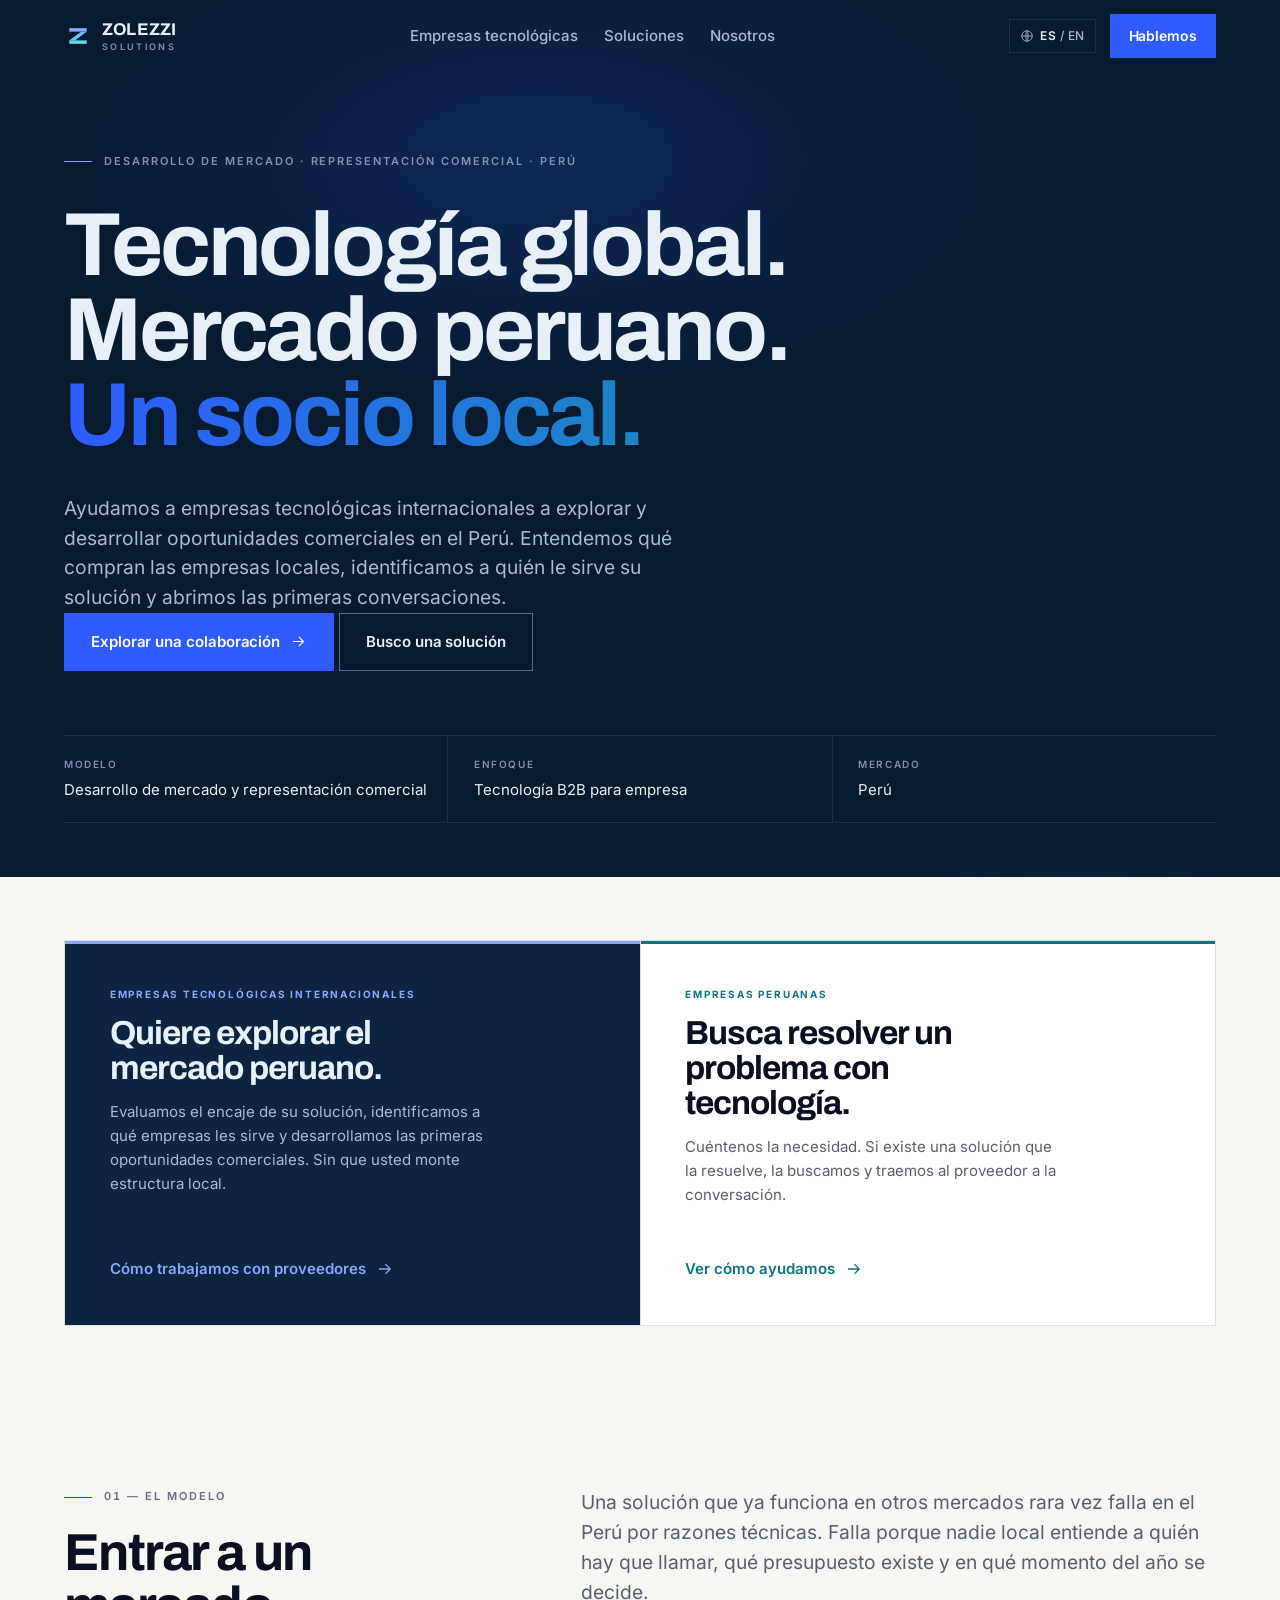
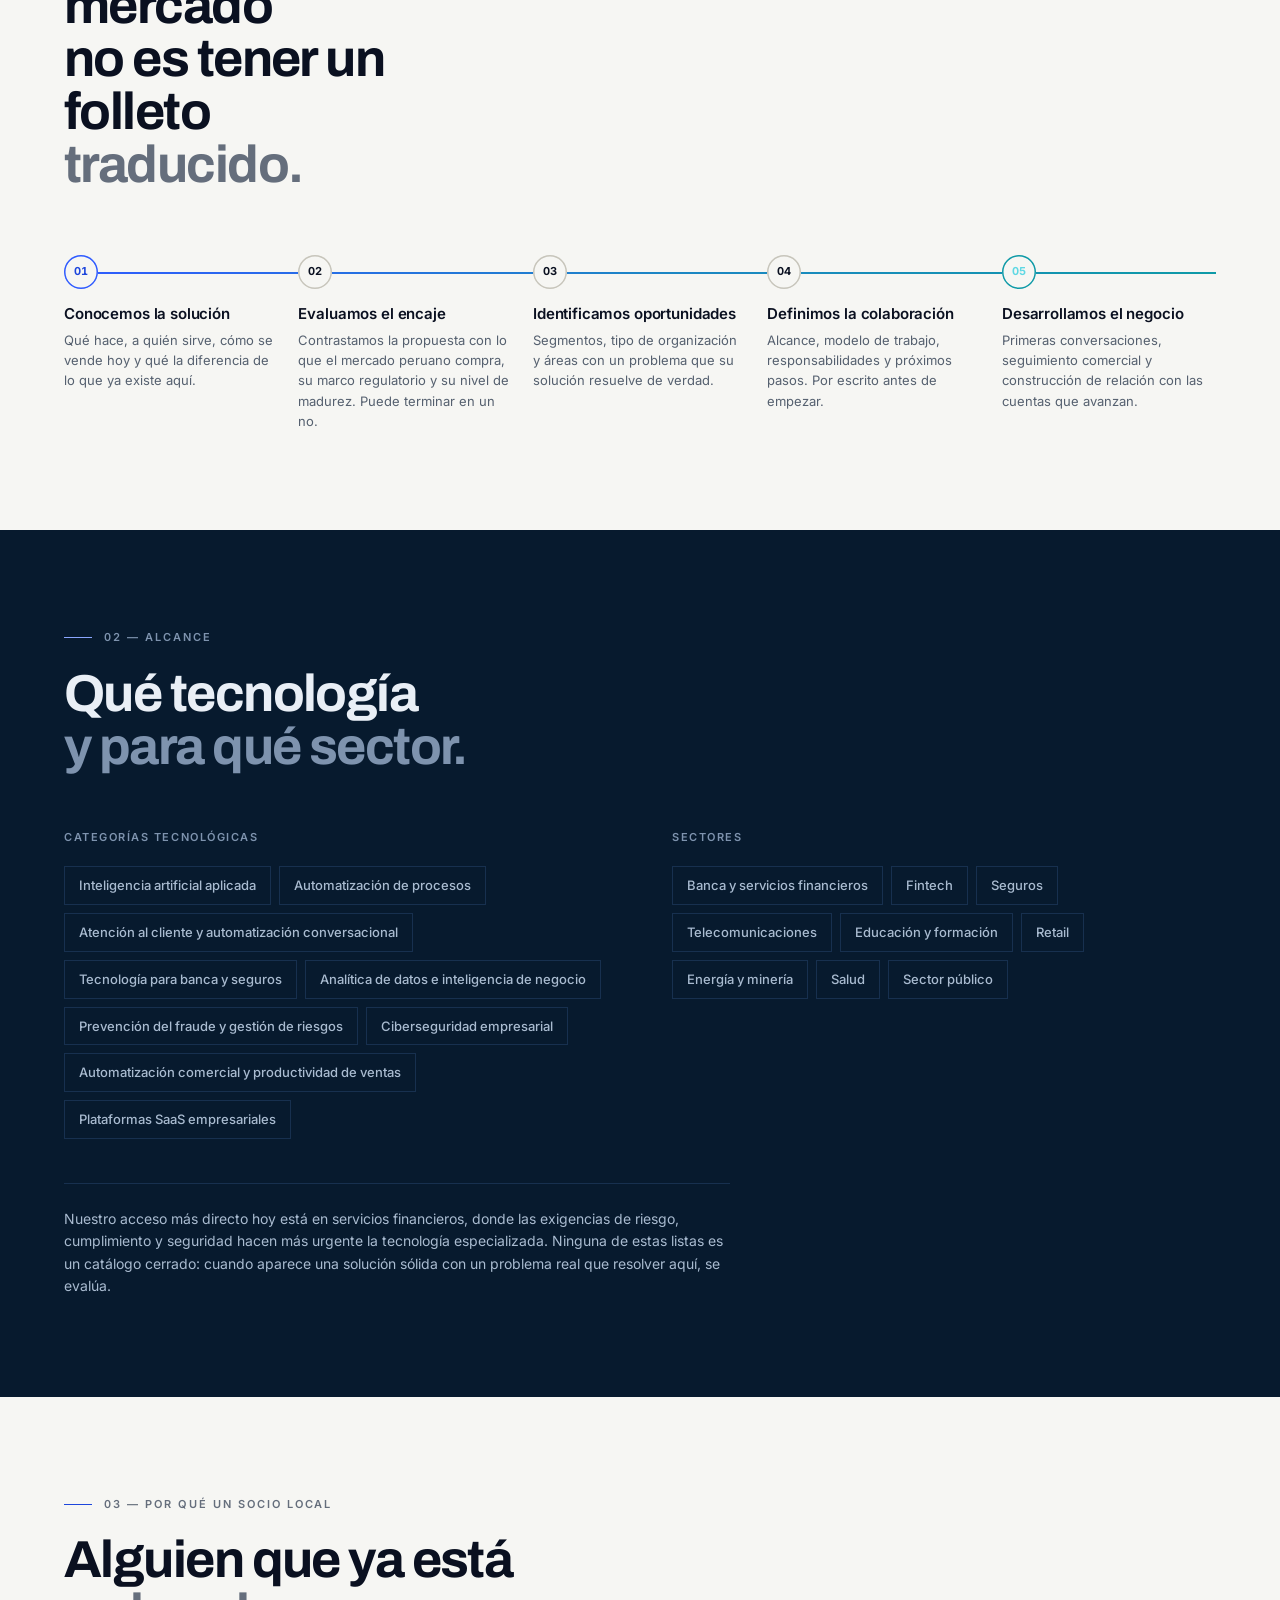
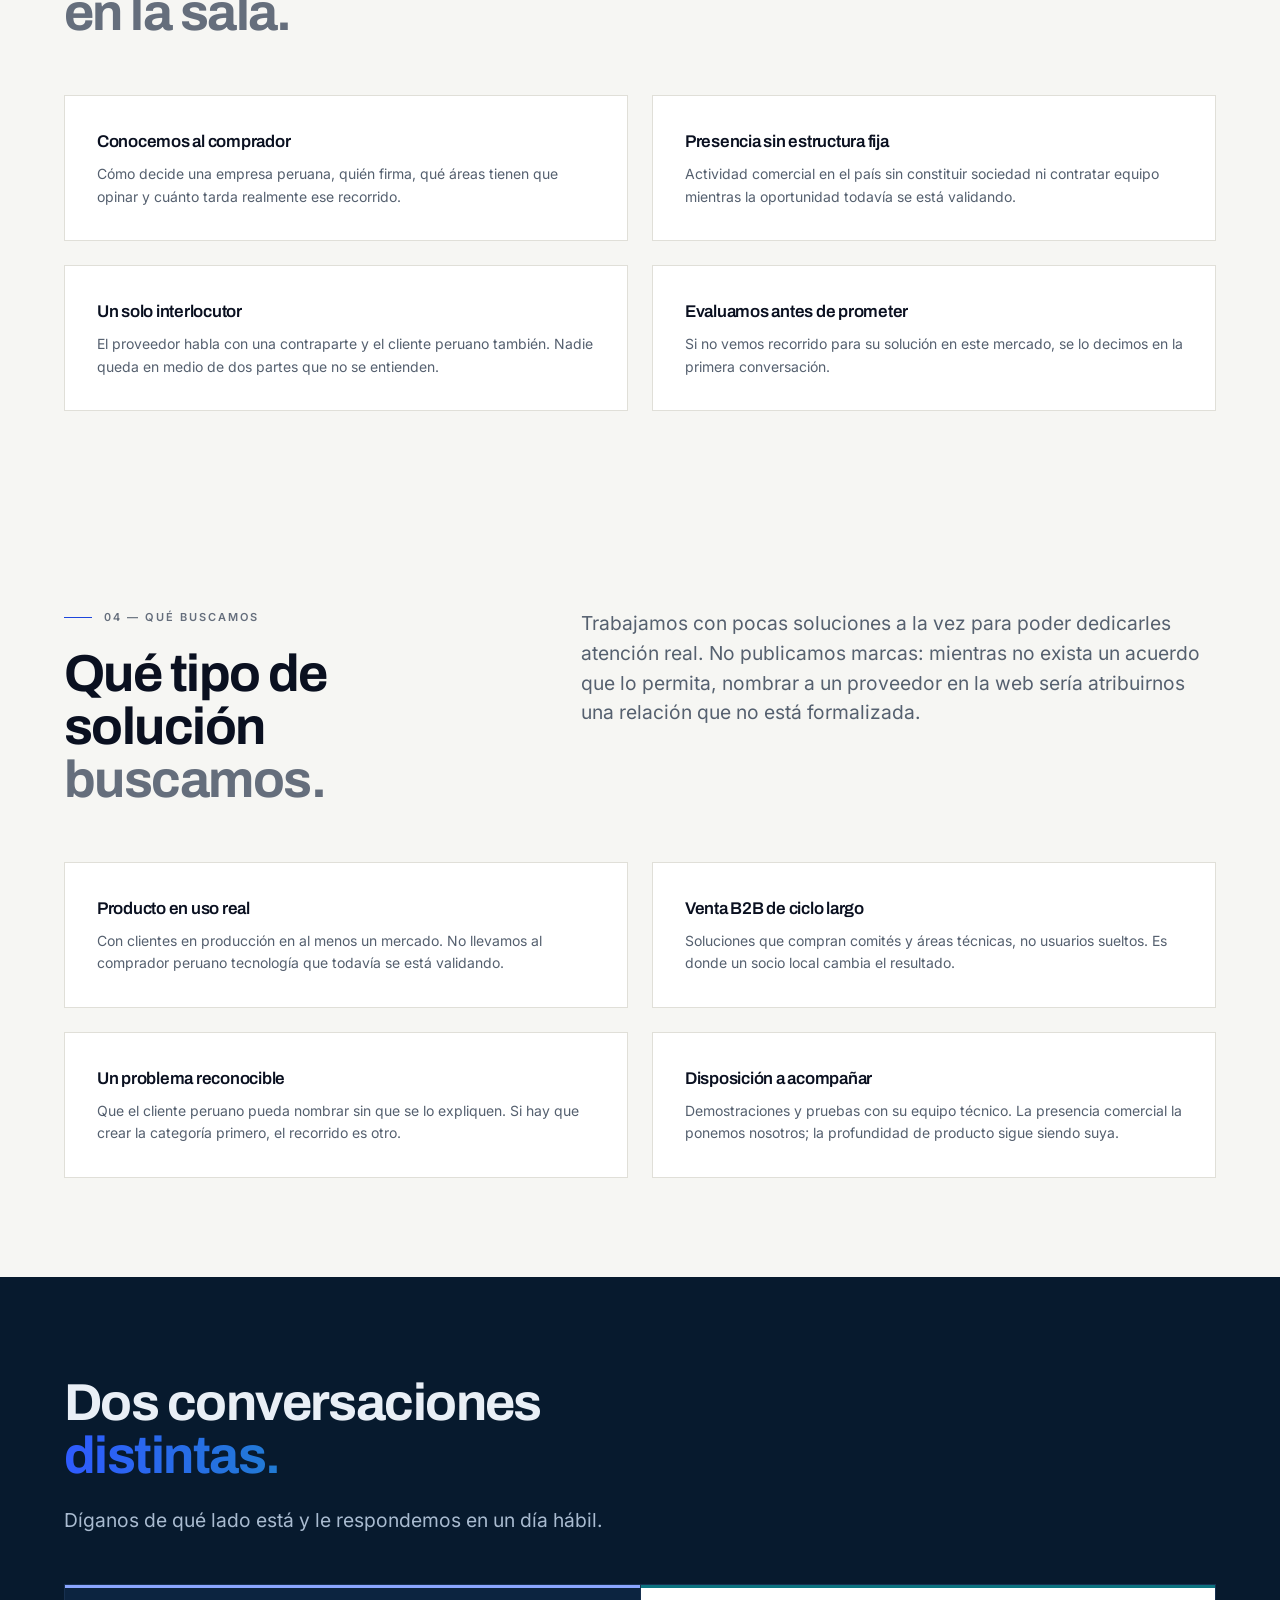
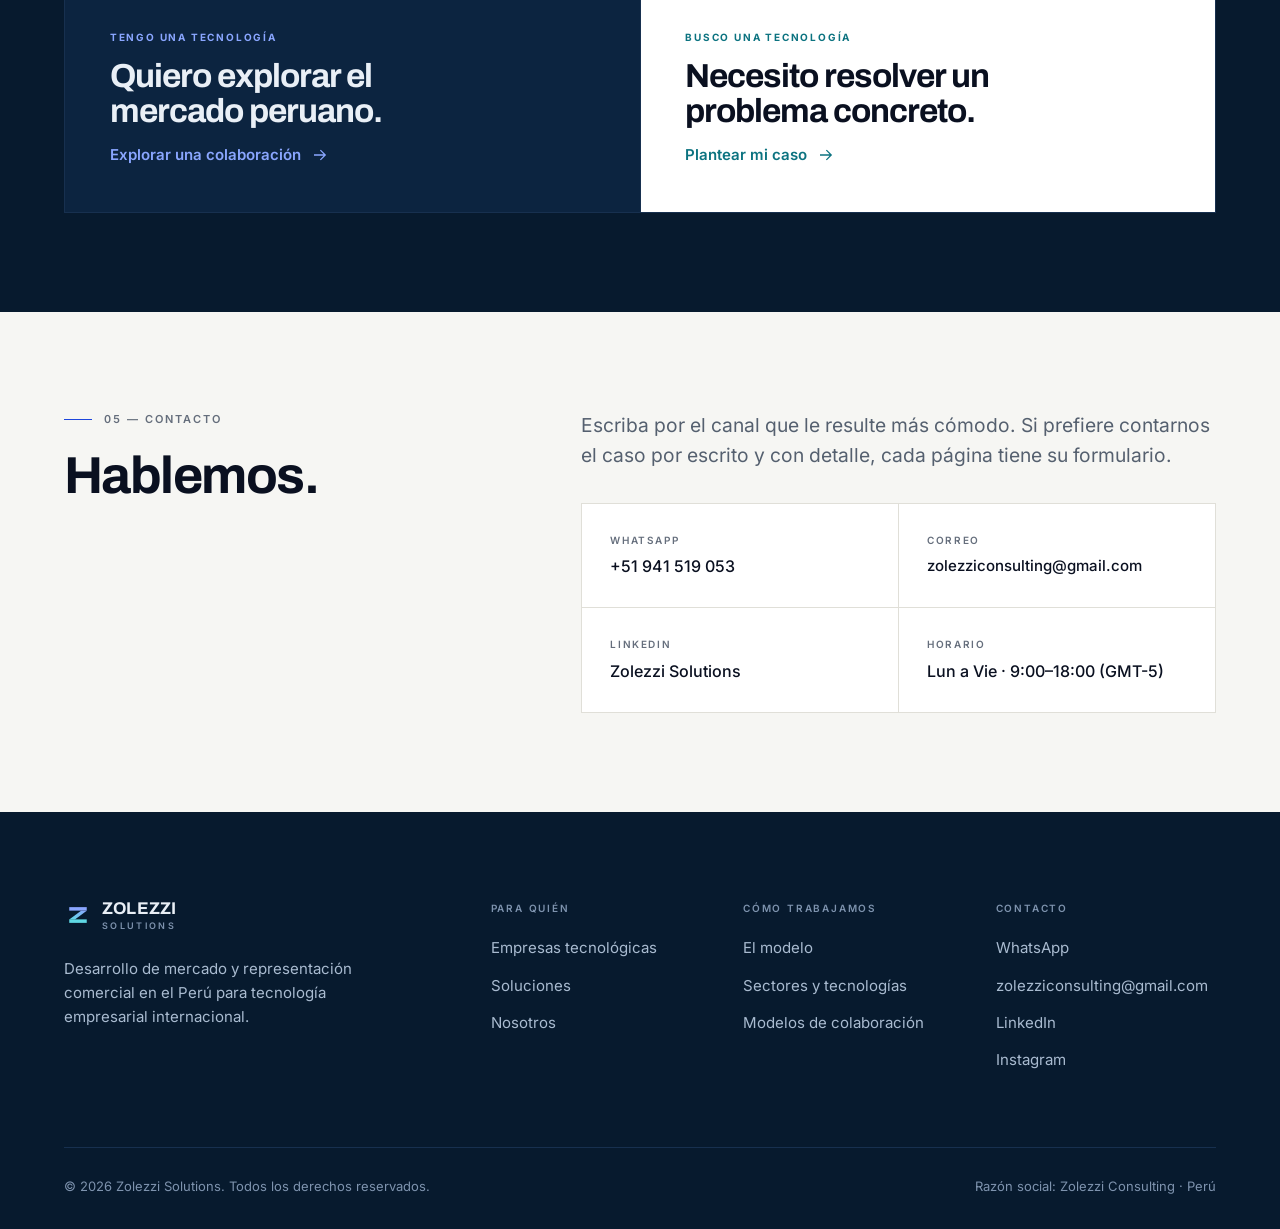
<file: index.html>
<!DOCTYPE html>
<html lang="es">
<head>
<meta charset="utf-8">
<meta name="viewport" content="width=device-width, initial-scale=1">
<title>Zolezzi Solutions | Desarrollo de mercado en el Perú para tecnología internacional</title>
<meta name="description" content="Ayudamos a empresas tecnológicas internacionales a explorar y desarrollar oportunidades comerciales en el Perú: conocimiento del comprador local, identificación de clientes potenciales y apertura de las primeras conversaciones.">
<meta name="theme-color" content="#071A2E">
<link rel="canonical" href="https://zolezziconsulting.com/">

<link rel="alternate" hreflang="es" href="https://zolezziconsulting.com/">
<link rel="alternate" hreflang="en" href="https://zolezziconsulting.com/en/">
<link rel="alternate" hreflang="x-default" href="https://zolezziconsulting.com/">

<meta property="og:type" content="website">
<meta property="og:site_name" content="Zolezzi Solutions">
<meta property="og:locale" content="es_PE">
<meta property="og:locale:alternate" content="en_US">
<meta property="og:url" content="https://zolezziconsulting.com/">
<meta property="og:title" content="Tecnología global. Mercado peruano. Un socio local.">
<meta property="og:description" content="Desarrollo de mercado y representación comercial en el Perú para empresas tecnológicas internacionales.">
<meta property="og:image" content="https://zolezziconsulting.com/assets/img/og-zs.png">
<meta property="og:image:type" content="image/png">
<meta property="og:image:width" content="1200">
<meta property="og:image:height" content="630">
<meta property="og:image:alt" content="Zolezzi Solutions — tecnología global, mercado peruano">

<meta name="twitter:card" content="summary_large_image">
<meta name="twitter:title" content="Tecnología global. Mercado peruano. Un socio local.">
<meta name="twitter:description" content="Desarrollo de mercado y representación comercial en el Perú para empresas tecnológicas internacionales.">
<meta name="twitter:image" content="https://zolezziconsulting.com/assets/img/og-zs.png">

<link rel="icon" href="/favicon.svg" type="image/svg+xml">
<link rel="apple-touch-icon" href="/assets/img/apple-touch-icon.png">
<link rel="manifest" href="/site.webmanifest">

<link rel="preload" href="/assets/fonts/archivo-latin.woff2" as="font" type="font/woff2" crossorigin>
<link rel="preload" href="/assets/fonts/inter-latin.woff2" as="font" type="font/woff2" crossorigin>
<link rel="stylesheet" href="/assets/css/tokens.css?v=25">
<link rel="stylesheet" href="/assets/css/styles.css?v=25">
<!-- Autorizado en la CSP POR HASH, no con 'unsafe-inline'. Las ocho
     páginas llevan exactamente esta línea para que el hash sea único.
     Si se cambia un carácter hay que recalcularlo en _headers. -->
<script>document.documentElement.classList.add('js');</script>
<script src="/assets/js/main.js?v=25" defer></script>

<script type="application/ld+json">
{
  "@context": "https://schema.org",
  "@type": "Organization",
  "@id": "https://zolezziconsulting.com/#organizacion",
  "name": "Zolezzi Solutions",
  "legalName": "Zolezzi Consulting",
  "url": "https://zolezziconsulting.com/",
  "logo": "https://zolezziconsulting.com/favicon.svg",
  "image": "https://zolezziconsulting.com/assets/img/og-zs.png",
  "slogan": "Tecnología global. Mercado peruano. Un socio local.",
  "description": "Ayudamos a empresas tecnológicas internacionales a explorar y desarrollar oportunidades comerciales en el Perú: conocimiento del comprador local, identificación de clientes potenciales y apertura de las primeras conversaciones.",
  "telephone": "+51941519053",
  "email": "zolezziconsulting@gmail.com",
  "areaServed": {
    "@type": "Country",
    "name": "Peru"
  },
  "address": {
    "@type": "PostalAddress",
    "addressCountry": "PE"
  },
  "knowsLanguage": [
    "es",
    "en"
  ],
  "knowsAbout": [
    "Market entry",
    "Market development",
    "Commercial representation",
    "Business development",
    "Channel development",
    "Enterprise technology",
    "Applied artificial intelligence",
    "Process automation",
    "Fraud prevention",
    "Risk management",
    "Cybersecurity",
    "Data analytics",
    "Enterprise SaaS"
  ],
  "contactPoint": [
    {
      "@type": "ContactPoint",
      "contactType": "business partnerships",
      "email": "zolezziconsulting@gmail.com",
      "telephone": "+51941519053",
      "availableLanguage": [
        "es",
        "en"
      ]
    }
  ],
  "sameAs": [
    "https://www.linkedin.com/company/zolezzi-digitalgrowth/",
    "https://www.instagram.com/zolezziconsulting/"
  ]
}
</script>
</head>

<body data-menu-open="Abrir menú" data-menu-close="Cerrar menú">
<a class="skip" href="#contenido">Saltar al contenido principal</a>

<svg class="vh" aria-hidden="true" focusable="false" width="0" height="0">
  <defs>
    <symbol id="i-arrow" viewBox="0 0 24 24" fill="none" stroke="currentColor" stroke-width="1.7"><path d="M4 12h15m-6.5-6.5L19 12l-6.5 6.5"/></symbol>
    <symbol id="i-globe" viewBox="0 0 24 24" fill="none" stroke="currentColor" stroke-width="1.5"><circle cx="12" cy="12" r="9"/><path d="M3 12h18M12 3c2.5 2.6 2.5 15.4 0 18M12 3c-2.5 2.6-2.5 15.4 0 18"/></symbol>
    <!-- La marca. Tres piezas: barra global, puente, barra local.
         La diagonal lleva el degradado de la costura y es la única
         pieza que lo lleva: ES el negocio. -->
    <symbol id="i-zs" viewBox="0 0 64 64">
      <rect width="64" height="64" fill="#071A2E"/>
      <path fill="#8AA6FF" d="M12 14h40v8H12z"/>
      <path fill="url(#zs-seam)" d="M52 22 39 22 12 42 25 42z"/>
      <path fill="#5FD8E4" d="M12 42h40v8H12z"/>
    </symbol>
    <linearGradient id="zs-seam" x1="1" y1="0" x2="0" y2="1">
      <stop offset="0" stop-color="#8AA6FF"/>
      <stop offset="1" stop-color="#5FD8E4"/>
    </linearGradient>
  </defs>
</svg>

<header class="hdr" id="hdr">
  <div class="hdr__in">
    
    <a class="brand" href="/" aria-label="Zolezzi Solutions, ir al inicio">
      <svg class="brand__mark" viewBox="0 0 64 64" aria-hidden="true"><use href="#i-zs"/></svg>
      <span class="brand__txt">
        <span class="brand__name">ZOLEZZI</span>
        <span class="brand__sub">Solutions</span>
      </span>
    </a>
    <nav class="nav" aria-label="Navegación principal">
      <a class="nav__link" href="/technology-partners/">Empresas tecnológicas</a>
      <a class="nav__link" href="/soluciones/">Soluciones</a>
      <a class="nav__link" href="/nosotros/">Nosotros</a>
    </nav>
    <div class="hdr__end">
      
      <a class="lang" href="/en/" hreflang="en" lang="en"
         aria-label="Ver esta página en inglés">
        <svg aria-hidden="true"><use href="#i-globe"/></svg>
        <span><b>ES</b> / EN</span>
      </a>
      <a class="btn" href="/technology-partners/#form"><span>Hablemos</span></a>
      <button class="burger" id="burger" type="button" aria-label="Abrir menú" aria-expanded="false" aria-controls="drawer">
        <span></span><span></span>
      </button>
    </div>
  </div>
  <div class="hdr__bar" id="hdr-bar" aria-hidden="true"></div>
</header>

<div class="drawer" id="drawer" hidden>
  <nav class="drawer__nav" aria-label="Navegación móvil">
    <a href="/"><span class="drawer__n">01</span>Inicio</a>
    <a href="/technology-partners/"><span class="drawer__n">02</span>Empresas tecnológicas</a>
    <a href="/soluciones/"><span class="drawer__n">03</span>Soluciones</a>
    <a href="/nosotros/"><span class="drawer__n">04</span>Nosotros</a>
  </nav>
  <div class="drawer__foot">
    <a class="lnk" href="https://wa.me/51941519053?text=Hola%2C%20quisiera%20informaci%C3%B3n%20sobre%20sus%20servicios." target="_blank" rel="noopener">WhatsApp</a>
    <a class="lnk" href="https://www.linkedin.com/company/zolezzi-digitalgrowth/" target="_blank" rel="noopener">LinkedIn</a>
    
      <a class="lang" href="/en/" hreflang="en" lang="en"
         aria-label="Ver esta página en inglés">
        <svg aria-hidden="true"><use href="#i-globe"/></svg>
        <span><b>ES</b> / EN</span>
      </a>
  </div>
</div>

<main id="contenido">

  <section class="deep hero">
    <div class="hero__field" aria-hidden="true"></div>
    <div class="hero__field hero__field--warm" aria-hidden="true"></div>
    <div class="shell hero__in">
      <p class="eyebrow rev">Desarrollo de mercado · Representación comercial · Perú</p>
      <h1 class="d1 hero__title rev-lines" style="margin-top:clamp(1.25rem,2.5vw,2rem)">
        <span class="rev-line"><span>Tecnología global.</span></span>
        <span class="rev-line"><span>Mercado peruano.</span></span>
        <span class="rev-line"><span class="seam-text">Un socio local.</span></span>
      </h1>
      <p class="lead hero__lead rev" style="--d:.35s">Ayudamos a empresas tecnológicas internacionales a explorar y desarrollar oportunidades comerciales en el Perú. Entendemos qué compran las empresas locales, identificamos a quién le sirve su solución y abrimos las primeras conversaciones.</p>
      <div class="hero__cta rev" style="--d:.5s">
        <a class="btn" href="/technology-partners/"><span>Explorar una colaboración</span><svg aria-hidden="true"><use href="#i-arrow"/></svg></a>
        <a class="btn btn--ghost" href="/soluciones/"><span>Busco una solución</span></a>
      </div>
      <dl class="hero__meta rev" style="--d:.62s">
        <div><dt>Modelo</dt><dd>Desarrollo de mercado y representación comercial</dd></div>
        <div><dt>Enfoque</dt><dd>Tecnología B2B para empresa</dd></div>
        <div><dt>Mercado</dt><dd>Perú</dd></div>
      </dl>
    </div>
  </section>

  <!-- Las dos puertas, inmediatamente después del titular: quien
       llega sabiendo lo que busca no recorre la página entera. -->
  <section class="band band--tight" aria-labelledby="t-puertas">
    <div class="shell">
      <h2 class="vh" id="t-puertas">Elija su punto de entrada</h2>
      
      <div class="doors">
        <a class="door door--global rev" href="/technology-partners/">
          <p class="door__kind">Empresas tecnológicas internacionales</p>
          <p class="door__t">Quiere explorar el mercado peruano.</p>
          <p class="door__d">Evaluamos el encaje de su solución, identificamos a qué empresas les sirve y desarrollamos las primeras oportunidades comerciales. Sin que usted monte estructura local.</p>
          <span class="door__go">Cómo trabajamos con proveedores<svg aria-hidden="true"><use href="#i-arrow"/></svg></span>
        </a>
        <a class="door door--local rev" style="--d:.1s" href="/soluciones/">
          <p class="door__kind">Empresas peruanas</p>
          <p class="door__t">Busca resolver un problema con tecnología.</p>
          <p class="door__d">Cuéntenos la necesidad. Si existe una solución que la resuelve, la buscamos y traemos al proveedor a la conversación.</p>
          <span class="door__go">Ver cómo ayudamos<svg aria-hidden="true"><use href="#i-arrow"/></svg></span>
        </a>
      </div>
    </div>
  </section>

  <section class="band" id="modelo" aria-labelledby="t-modelo">
    <div class="shell">
      
      <div class="cols cols--head">
        <div>
          <p class="eyebrow rev">01 — El modelo</p>
          <h2 class="d2 rev-lines" id="t-modelo" style="margin-top:1.25rem">
        <span class="rev-line"><span>Entrar a un mercado</span></span>
        <span class="rev-line"><span>no es tener un folleto</span></span>
        <span class="rev-line"><span class="dim">traducido.</span></span>
      </h2>
        </div>
        <p class="lead rev" style="--d:.2s">Una solución que ya funciona en otros mercados rara vez falla en el Perú por razones técnicas. Falla porque nadie local entiende a quién hay que llamar, qué presupuesto existe y en qué momento del año se decide.</p>
      </div>
      
      <div class="flow">
        <div class="flow__rail" aria-hidden="true"></div>
        <ol class="flow__steps">
          <li class="flow__i">
            <div class="flow__dot" aria-hidden="true">01</div>
            <h3 class="flow__t">Conocemos la solución</h3>
            <p class="flow__d">Qué hace, a quién sirve, cómo se vende hoy y qué la diferencia de lo que ya existe aquí.</p>
          </li>
          <li class="flow__i" style="--d:.1s">
            <div class="flow__dot" aria-hidden="true">02</div>
            <h3 class="flow__t">Evaluamos el encaje</h3>
            <p class="flow__d">Contrastamos la propuesta con lo que el mercado peruano compra, su marco regulatorio y su nivel de madurez. Puede terminar en un no.</p>
          </li>
          <li class="flow__i" style="--d:.2s">
            <div class="flow__dot" aria-hidden="true">03</div>
            <h3 class="flow__t">Identificamos oportunidades</h3>
            <p class="flow__d">Segmentos, tipo de organización y áreas con un problema que su solución resuelve de verdad.</p>
          </li>
          <li class="flow__i" style="--d:.3s">
            <div class="flow__dot" aria-hidden="true">04</div>
            <h3 class="flow__t">Definimos la colaboración</h3>
            <p class="flow__d">Alcance, modelo de trabajo, responsabilidades y próximos pasos. Por escrito antes de empezar.</p>
          </li>
          <li class="flow__i" style="--d:.4s">
            <div class="flow__dot" aria-hidden="true">05</div>
            <h3 class="flow__t">Desarrollamos el negocio</h3>
            <p class="flow__d">Primeras conversaciones, seguimiento comercial y construcción de relación con las cuentas que avanzan.</p>
          </li>
        </ol>
      </div>
    </div>
  </section>

  <section class="deep band" id="alcance" aria-labelledby="t-alcance">
    <div class="shell">
      
      <p class="eyebrow rev">02 — Alcance</p>
      <h2 class="d2 rev-lines" id="t-alcance" style="margin-top:1.25rem">
        <span class="rev-line"><span>Qué tecnología</span></span>
        <span class="rev-line"><span class="dim">y para qué sector.</span></span>
      </h2>
      <div class="cols" style="margin-top:clamp(2.5rem,5vw,3.5rem)">
        <div class="rev">
          <h3 class="micro" style="margin-bottom:1.25rem">Categorías tecnológicas</h3>
          <ul class="tags">
            <li>Inteligencia artificial aplicada</li>
            <li>Automatización de procesos</li>
            <li>Atención al cliente y automatización conversacional</li>
            <li>Tecnología para banca y seguros</li>
            <li>Analítica de datos e inteligencia de negocio</li>
            <li>Prevención del fraude y gestión de riesgos</li>
            <li>Ciberseguridad empresarial</li>
            <li>Automatización comercial y productividad de ventas</li>
            <li>Plataformas SaaS empresariales</li>
          </ul>
        </div>
        <div class="rev local" style="--d:.15s">
          <h3 class="micro" style="margin-bottom:1.25rem">Sectores</h3>
          <ul class="tags">
            <li>Banca y servicios financieros</li>
            <li>Fintech</li>
            <li>Seguros</li>
            <li>Telecomunicaciones</li>
            <li>Educación y formación</li>
            <li>Retail</li>
            <li>Energía y minería</li>
            <li>Salud</li>
            <li>Sector público</li>
          </ul>
        </div>
      </div>
      <p class="small rev" style="--d:.25s; margin-top:clamp(2rem,4vw,2.75rem); max-width:74ch; padding-top:1.5rem; border-top:1px solid var(--rule)">Nuestro acceso más directo hoy está en servicios financieros, donde las exigencias de riesgo, cumplimiento y seguridad hacen más urgente la tecnología especializada. Ninguna de estas listas es un catálogo cerrado: cuando aparece una solución sólida con un problema real que resolver aquí, se evalúa.</p>
    </div>
  </section>

  <section class="band" id="porque" aria-labelledby="t-porque">
    <div class="shell">
      
      <p class="eyebrow rev">03 — Por qué un socio local</p>
      <h2 class="d2 rev-lines" id="t-porque" style="margin-top:1.25rem">
        <span class="rev-line"><span>Alguien que ya está</span></span>
        <span class="rev-line"><span class="dim">en la sala.</span></span>
      </h2>
      
      <div class="grid grid--2" style="margin-top:clamp(2.5rem,5vw,3.5rem)">
        <article class="card rev">
          <h3 class="card__k">Conocemos al comprador</h3>
          <p class="card__d">Cómo decide una empresa peruana, quién firma, qué áreas tienen que opinar y cuánto tarda realmente ese recorrido.</p>
        </article>
        <article class="card rev" style="--d:.7s">
          <h3 class="card__k">Presencia sin estructura fija</h3>
          <p class="card__d">Actividad comercial en el país sin constituir sociedad ni contratar equipo mientras la oportunidad todavía se está validando.</p>
        </article>
        <article class="card rev" style="--d:.14s">
          <h3 class="card__k">Un solo interlocutor</h3>
          <p class="card__d">El proveedor habla con una contraparte y el cliente peruano también. Nadie queda en medio de dos partes que no se entienden.</p>
        </article>
        <article class="card rev" style="--d:.21s">
          <h3 class="card__k">Evaluamos antes de prometer</h3>
          <p class="card__d">Si no vemos recorrido para su solución en este mercado, se lo decimos en la primera conversación.</p>
        </article>
      </div>
    </div>
  </section>

  <!-- Sustituye a la antigua retícula de «partners» con huecos
       vacíos. Decir QUÉ buscamos es honesto, le sirve al proveedor
       para autoevaluarse y no insinúa representaciones que no
       existen. -->
  <section class="band" id="buscamos" aria-labelledby="t-buscamos">
    <div class="shell">
      
      <div class="cols cols--head">
        <div>
          <p class="eyebrow rev">04 — Qué buscamos</p>
          <h2 class="d2 rev-lines" id="t-buscamos" style="margin-top:1.25rem">
        <span class="rev-line"><span>Qué tipo de solución</span></span>
        <span class="rev-line"><span class="dim">buscamos.</span></span>
      </h2>
        </div>
        <p class="lead rev" style="--d:.2s">Trabajamos con pocas soluciones a la vez para poder dedicarles atención real. No publicamos marcas: mientras no exista un acuerdo que lo permita, nombrar a un proveedor en la web sería atribuirnos una relación que no está formalizada.</p>
      </div>
      
      <div class="grid grid--2" style="margin-top:clamp(2.5rem,5vw,3.5rem)">
        <article class="card rev">
          <h3 class="card__k">Producto en uso real</h3>
          <p class="card__d">Con clientes en producción en al menos un mercado. No llevamos al comprador peruano tecnología que todavía se está validando.</p>
        </article>
        <article class="card rev" style="--d:.7s">
          <h3 class="card__k">Venta B2B de ciclo largo</h3>
          <p class="card__d">Soluciones que compran comités y áreas técnicas, no usuarios sueltos. Es donde un socio local cambia el resultado.</p>
        </article>
        <article class="card rev" style="--d:.14s">
          <h3 class="card__k">Un problema reconocible</h3>
          <p class="card__d">Que el cliente peruano pueda nombrar sin que se lo expliquen. Si hay que crear la categoría primero, el recorrido es otro.</p>
        </article>
        <article class="card rev" style="--d:.21s">
          <h3 class="card__k">Disposición a acompañar</h3>
          <p class="card__d">Demostraciones y pruebas con su equipo técnico. La presencia comercial la ponemos nosotros; la profundidad de producto sigue siendo suya.</p>
        </article>
      </div>
    </div>
  </section>

  <section class="deep band" aria-labelledby="t-cta">
    <div class="shell">
      <h2 class="d2 rev-lines" id="t-cta" style="max-width:18ch">
        <span class="rev-line"><span>Dos conversaciones</span></span>
        <span class="rev-line"><span class="seam-text">distintas.</span></span>
      </h2>
      <p class="lead rev" style="--d:.2s; margin-top:1.5rem">Díganos de qué lado está y le respondemos en un día hábil.</p>
      <div style="margin-top:clamp(2rem,4vw,3rem)">
        
      <div class="doors">
        <a class="door door--global rev" href="/technology-partners/" style="min-height:0">
          <p class="door__kind">Tengo una tecnología</p>
          <p class="door__t">Quiero explorar el mercado peruano.</p>
          
          <span class="door__go">Explorar una colaboración<svg aria-hidden="true"><use href="#i-arrow"/></svg></span>
        </a>
        <a class="door door--local rev" style="--d:.1s;min-height:0" href="/soluciones/">
          <p class="door__kind">Busco una tecnología</p>
          <p class="door__t">Necesito resolver un problema concreto.</p>
          
          <span class="door__go">Plantear mi caso<svg aria-hidden="true"><use href="#i-arrow"/></svg></span>
        </a>
      </div>
      </div>
    </div>
  </section>

  <section class="band" id="contacto" aria-labelledby="t-contacto">
    <div class="shell">
      <div class="cols cols--head">
        <div>
          <p class="eyebrow rev">05 — Contacto</p>
          <h2 class="d2 rev-lines" id="t-contacto" style="margin-top:1.25rem">
        <span class="rev-line"><span>Hablemos.</span></span>
      </h2>
        </div>
        <div class="rev" style="--d:.2s">
          <p class="lead">Escriba por el canal que le resulte más cómodo. Si prefiere contarnos el caso por escrito y con detalle, cada página tiene su formulario.</p>
          <div class="contact" style="margin-top:2rem">
            <a class="contact__i" href="https://wa.me/51941519053?text=Hola%2C%20quisiera%20informaci%C3%B3n%20sobre%20sus%20servicios." target="_blank" rel="noopener">
              <span class="contact__k">WhatsApp</span>
              <span class="contact__v">+51 941 519 053</span>
            </a>
            <a class="contact__i" href="mailto:zolezziconsulting@gmail.com">
              <span class="contact__k">Correo</span>
              <span class="contact__v ftr__mail">zolezziconsulting@gmail.com</span>
            </a>
            <a class="contact__i" href="https://www.linkedin.com/company/zolezzi-digitalgrowth/" target="_blank" rel="noopener">
              <span class="contact__k">LinkedIn</span>
              <span class="contact__v">Zolezzi Solutions</span>
            </a>
            <div class="contact__i">
              <span class="contact__k">Horario</span>
              <span class="contact__v">Lun a Vie · 9:00–18:00 (GMT-5)</span>
            </div>
          </div>
        </div>
      </div>
    </div>
  </section>
</main>

<footer class="deep ftr">
  <div class="shell">
    <div class="ftr__top">
      <div>
        
    <a class="brand" href="/" aria-label="Zolezzi Solutions, ir al inicio">
      <svg class="brand__mark" viewBox="0 0 64 64" aria-hidden="true"><use href="#i-zs"/></svg>
      <span class="brand__txt">
        <span class="brand__name">ZOLEZZI</span>
        <span class="brand__sub">Solutions</span>
      </span>
    </a>
        <p class="ftr__claim">Desarrollo de mercado y representación comercial en el Perú para tecnología empresarial internacional.</p>
      </div>

      <nav class="ftr__cols" aria-label="Pie de página">
        <div class="ftr__col">
          <h2>Para quién</h2>
          <ul>
            <li><a href="/technology-partners/">Empresas tecnológicas</a></li>
            <li><a href="/soluciones/">Soluciones</a></li>
            <li><a href="/nosotros/">Nosotros</a></li>
          </ul>
        </div>
        <div class="ftr__col">
          <h2>Cómo trabajamos</h2>
          <ul>
            <li><a href="/#modelo">El modelo</a></li>
            <li><a href="/#alcance">Sectores y tecnologías</a></li>
            <li><a href="/technology-partners/#colaboracion">Modelos de colaboración</a></li>
          </ul>
        </div>
        <div class="ftr__col ftr__col--wide">
          <h2>Contacto</h2>
          <ul>
            <li><a href="https://wa.me/51941519053?text=Hola%2C%20quisiera%20informaci%C3%B3n%20sobre%20sus%20servicios." target="_blank" rel="noopener">WhatsApp</a></li>
            <li><a class="ftr__mail" href="mailto:zolezziconsulting@gmail.com">zolezziconsulting@gmail.com</a></li>
            <li><a href="https://www.linkedin.com/company/zolezzi-digitalgrowth/" target="_blank" rel="noopener">LinkedIn</a></li>
            <li><a href="https://www.instagram.com/zolezziconsulting/" target="_blank" rel="noopener">Instagram</a></li>
          </ul>
        </div>
      </nav>
    </div>

    <div class="ftr__bot">
      <p>&copy; <span id="year">2026</span> Zolezzi Solutions. Todos los derechos reservados.</p>
      <p>Razón social: Zolezzi Consulting · Perú</p>
    </div>
  </div>
</footer>

</body>
</html>
</file>
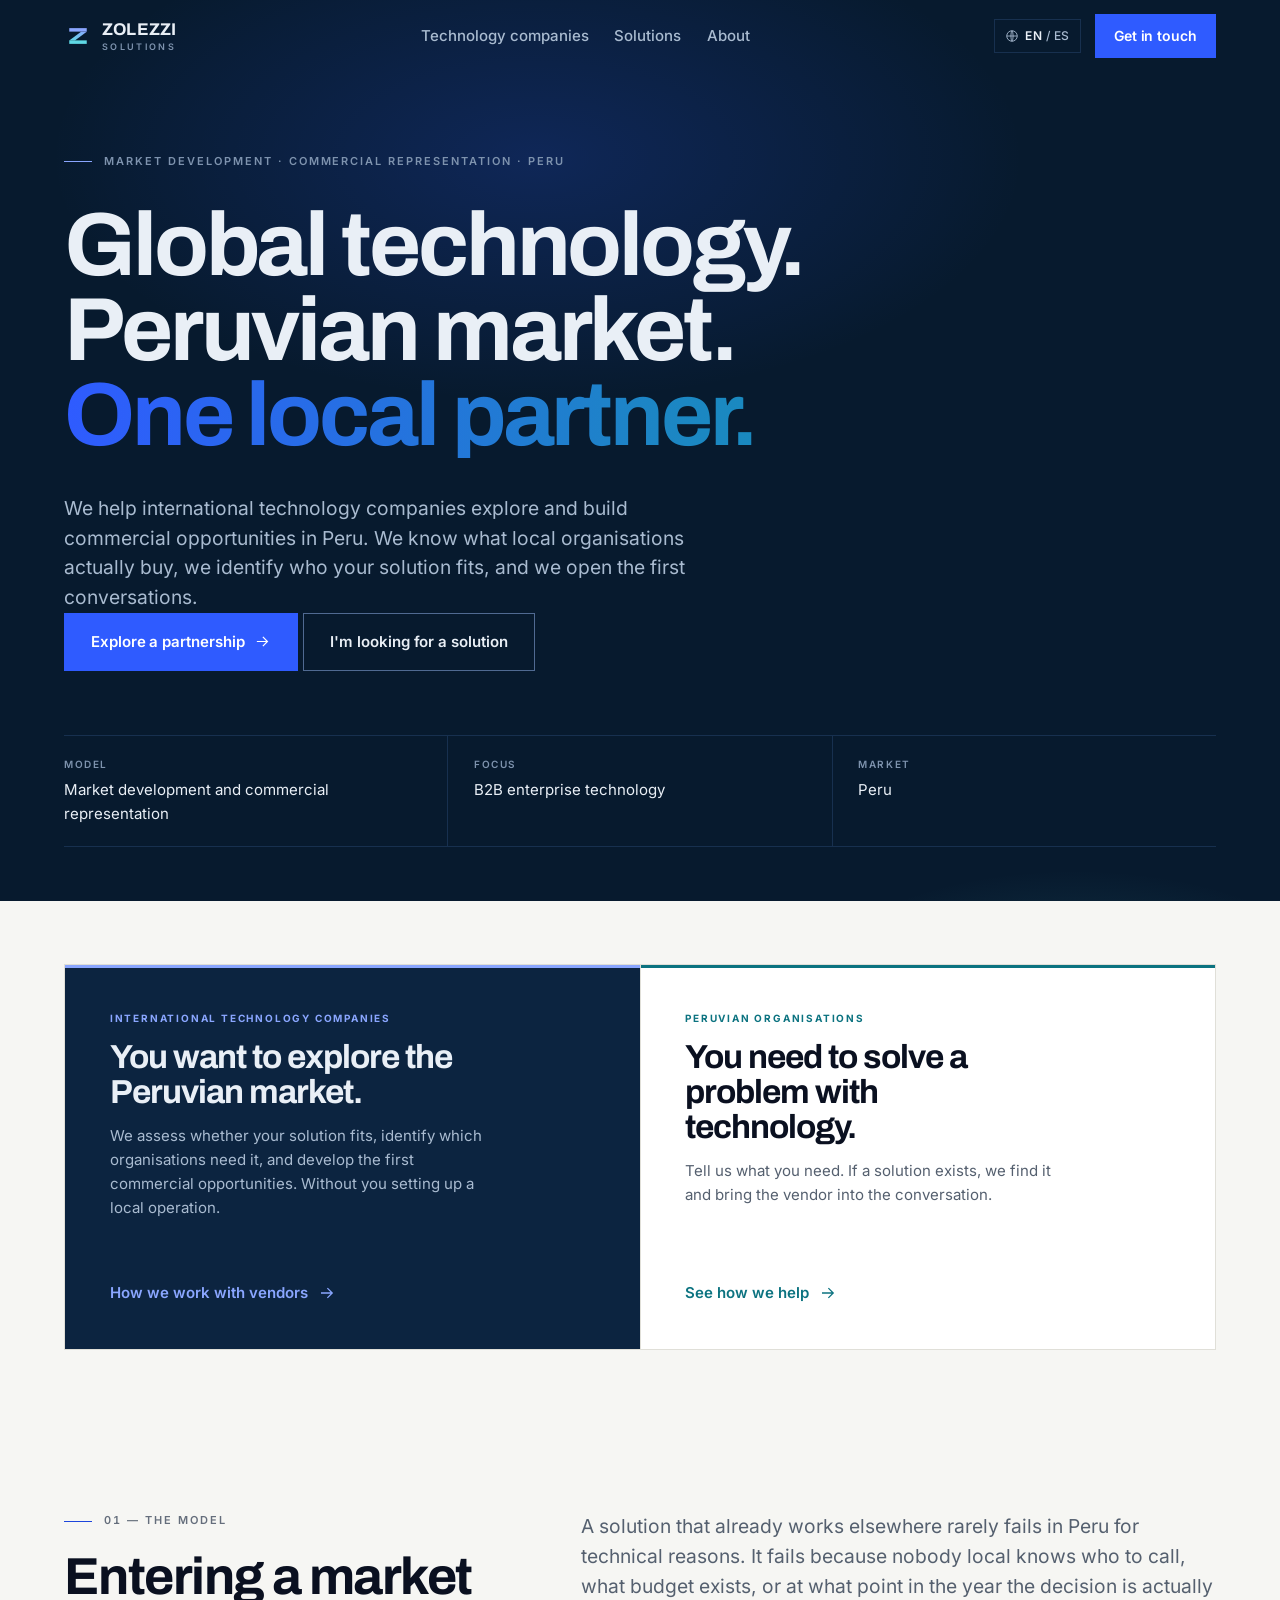
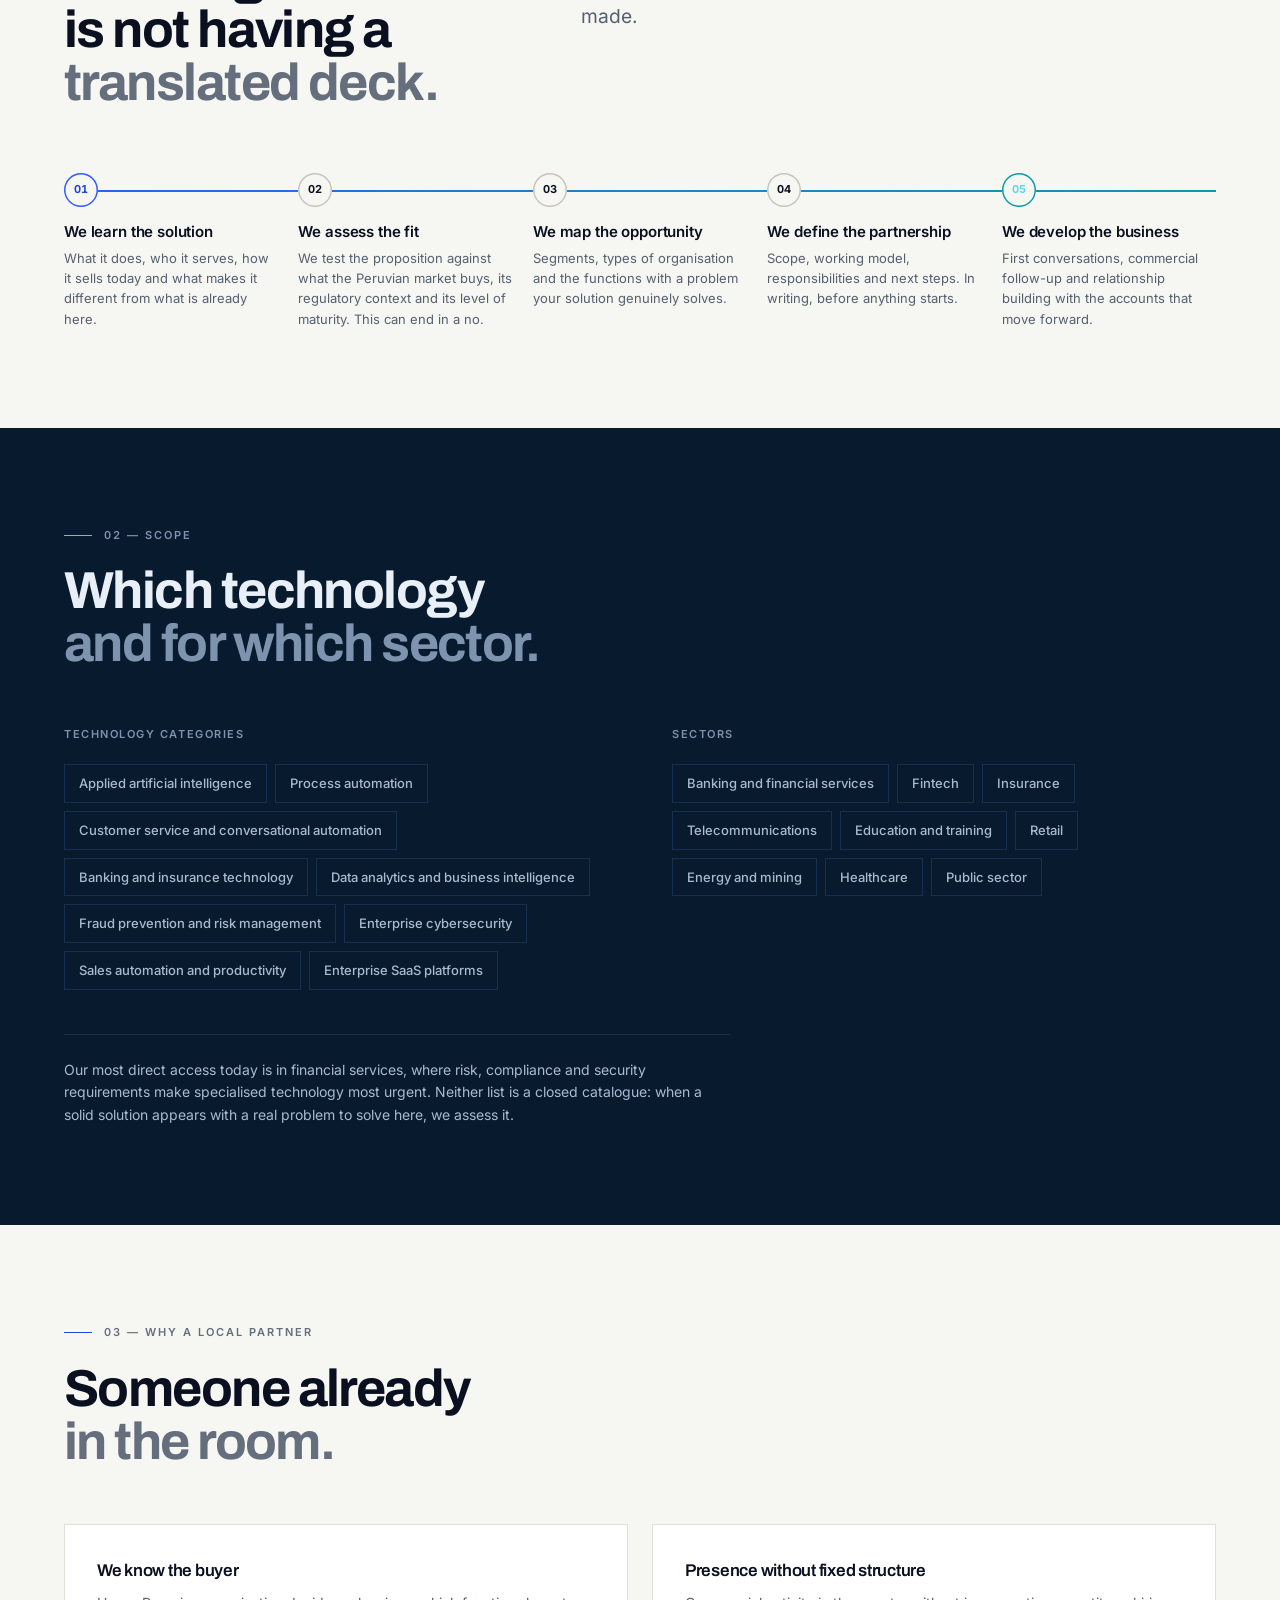
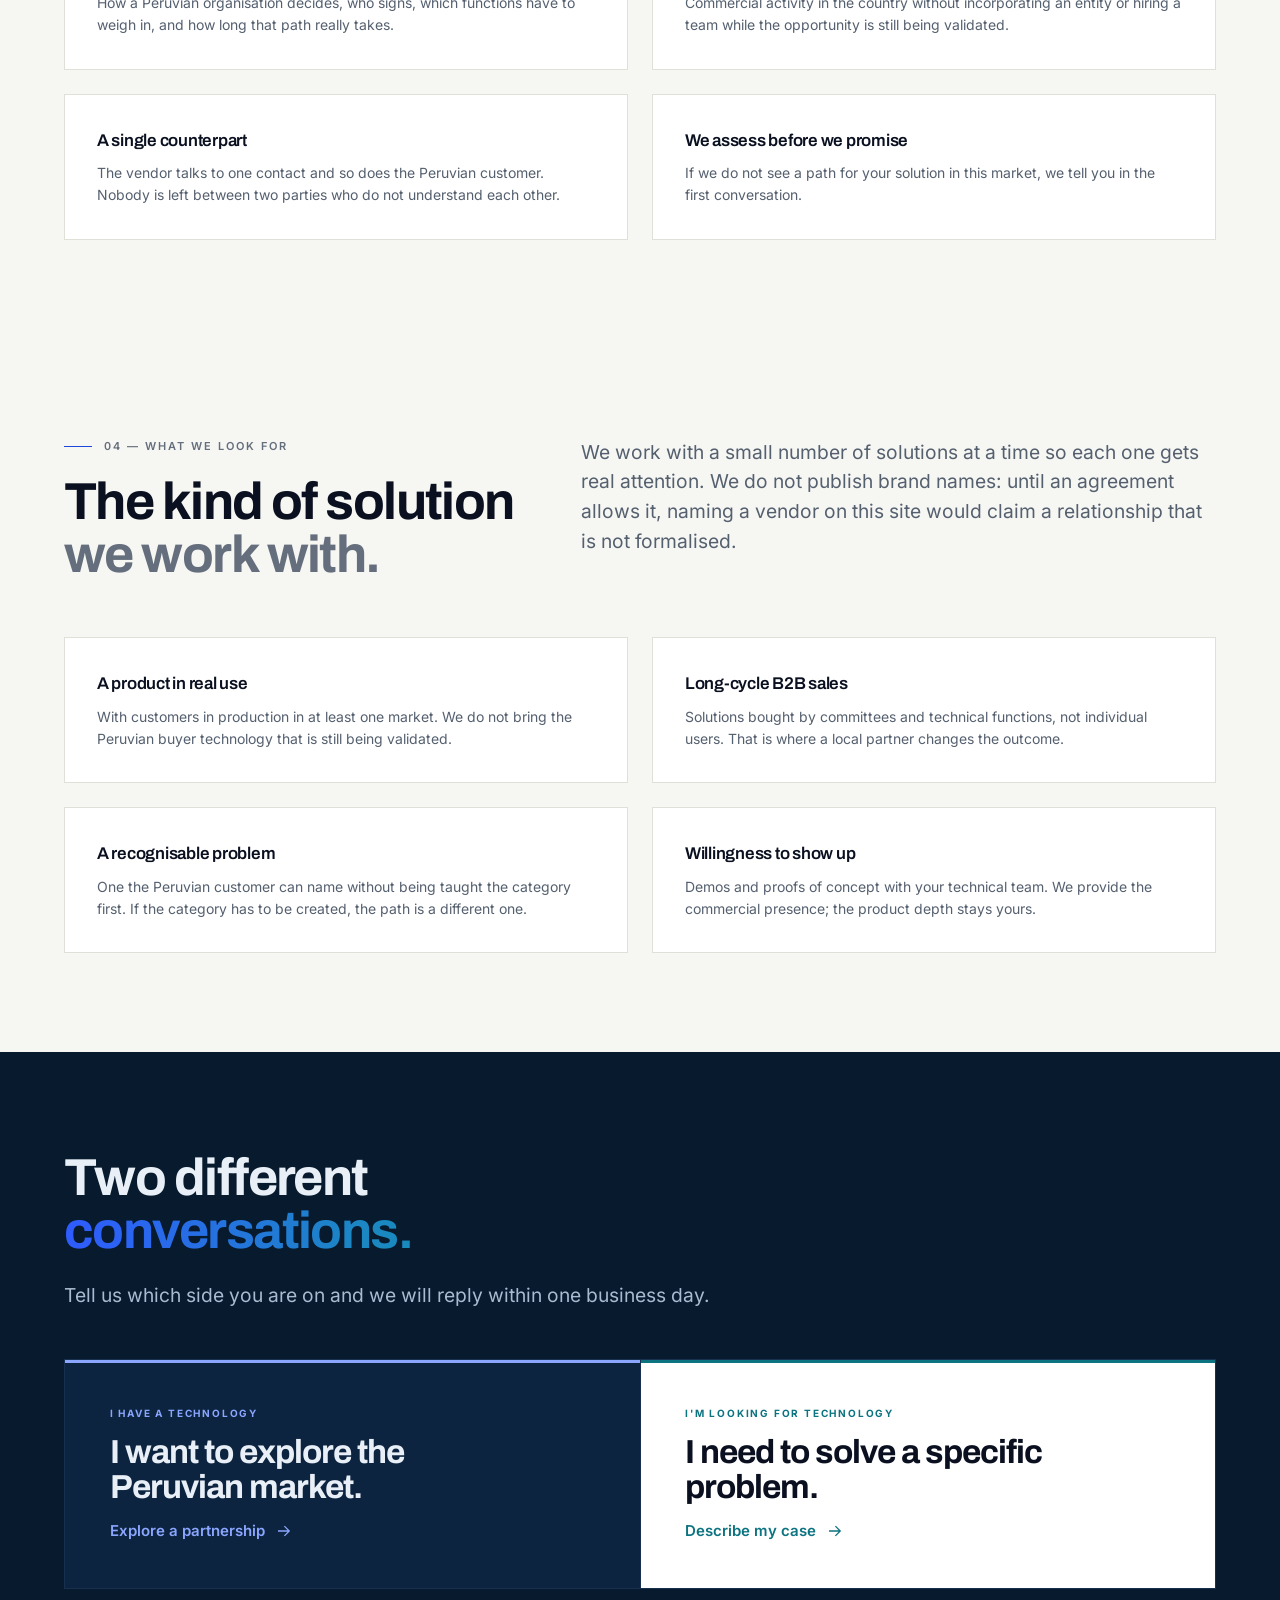
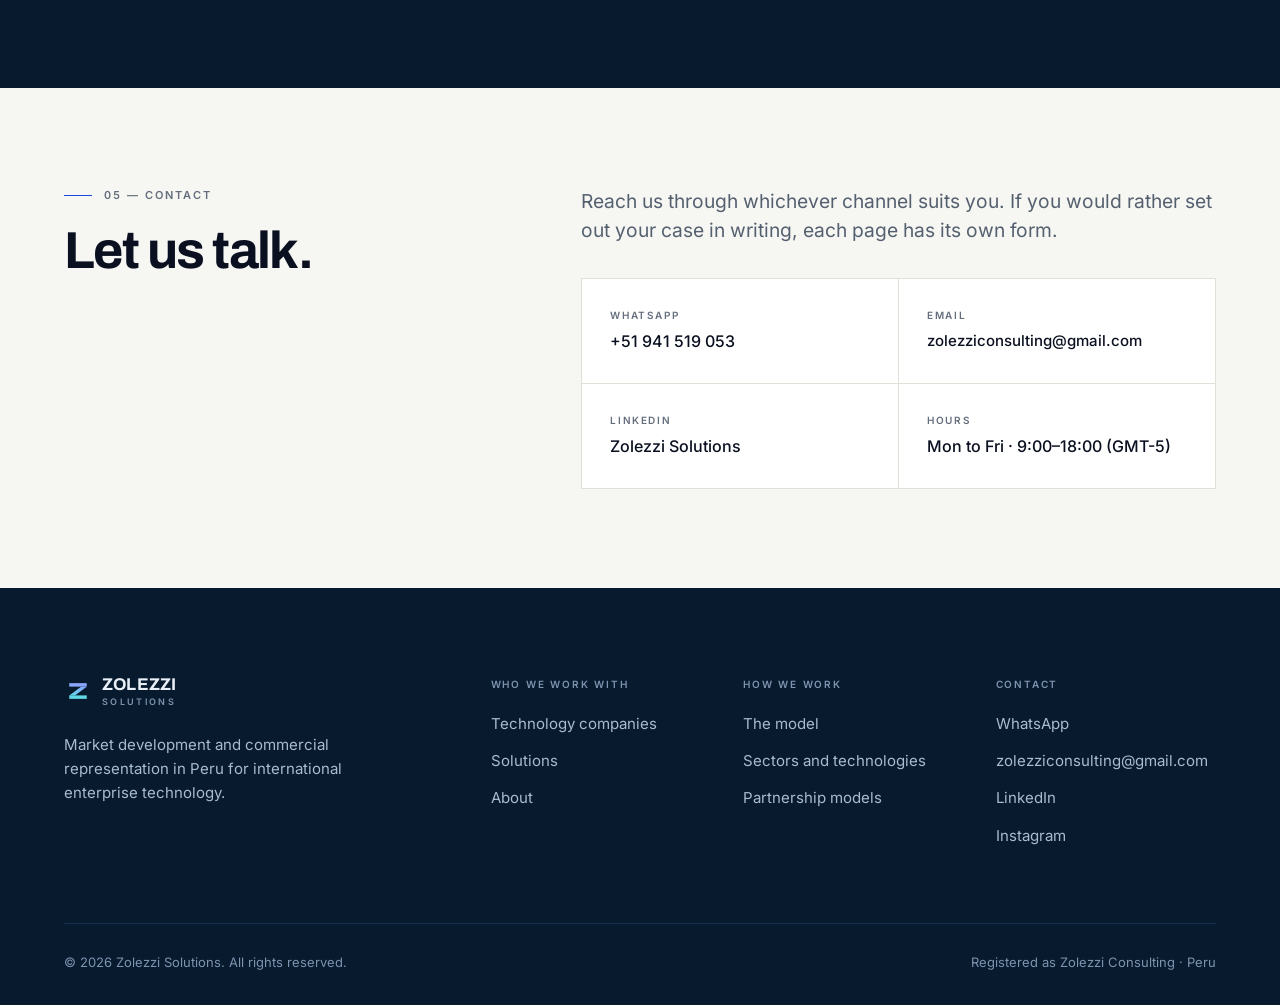
<file: en/index.html>
<!DOCTYPE html>
<html lang="en">
<head>
<meta charset="utf-8">
<meta name="viewport" content="width=device-width, initial-scale=1">
<title>Zolezzi Solutions | Market development in Peru for international technology</title>
<meta name="description" content="We help international technology companies explore and build commercial opportunities in Peru: local buyer knowledge, identification of prospective customers and the first conversations opened on your behalf.">
<meta name="theme-color" content="#071A2E">
<link rel="canonical" href="https://zolezziconsulting.com/en/">

<link rel="alternate" hreflang="es" href="https://zolezziconsulting.com/">
<link rel="alternate" hreflang="en" href="https://zolezziconsulting.com/en/">
<link rel="alternate" hreflang="x-default" href="https://zolezziconsulting.com/">

<meta property="og:type" content="website">
<meta property="og:site_name" content="Zolezzi Solutions">
<meta property="og:locale" content="en_US">
<meta property="og:locale:alternate" content="es_PE">
<meta property="og:url" content="https://zolezziconsulting.com/en/">
<meta property="og:title" content="Global technology. Peruvian market. One local partner.">
<meta property="og:description" content="Market development and commercial representation in Peru for international technology companies.">
<meta property="og:image" content="https://zolezziconsulting.com/assets/img/og-zs.png">
<meta property="og:image:type" content="image/png">
<meta property="og:image:width" content="1200">
<meta property="og:image:height" content="630">
<meta property="og:image:alt" content="Zolezzi Solutions — global technology, Peruvian market">

<meta name="twitter:card" content="summary_large_image">
<meta name="twitter:title" content="Global technology. Peruvian market. One local partner.">
<meta name="twitter:description" content="Market development and commercial representation in Peru for international technology companies.">
<meta name="twitter:image" content="https://zolezziconsulting.com/assets/img/og-zs.png">

<link rel="icon" href="/favicon.svg" type="image/svg+xml">
<link rel="apple-touch-icon" href="/assets/img/apple-touch-icon.png">
<link rel="manifest" href="/site.webmanifest">

<link rel="preload" href="/assets/fonts/archivo-latin.woff2" as="font" type="font/woff2" crossorigin>
<link rel="preload" href="/assets/fonts/inter-latin.woff2" as="font" type="font/woff2" crossorigin>
<link rel="stylesheet" href="/assets/css/tokens.css?v=25">
<link rel="stylesheet" href="/assets/css/styles.css?v=25">
<!-- Autorizado en la CSP POR HASH, no con 'unsafe-inline'. Las ocho
     páginas llevan exactamente esta línea para que el hash sea único.
     Si se cambia un carácter hay que recalcularlo en _headers. -->
<script>document.documentElement.classList.add('js');</script>
<script src="/assets/js/main.js?v=25" defer></script>

<script type="application/ld+json">
{
  "@context": "https://schema.org",
  "@type": "Organization",
  "@id": "https://zolezziconsulting.com/#organizacion",
  "name": "Zolezzi Solutions",
  "legalName": "Zolezzi Consulting",
  "url": "https://zolezziconsulting.com/",
  "logo": "https://zolezziconsulting.com/favicon.svg",
  "image": "https://zolezziconsulting.com/assets/img/og-zs.png",
  "slogan": "Global technology. Peruvian market. One local partner.",
  "description": "We help international technology companies explore and build commercial opportunities in Peru: local buyer knowledge, identification of prospective customers and the first conversations opened on your behalf.",
  "telephone": "+51941519053",
  "email": "zolezziconsulting@gmail.com",
  "areaServed": {
    "@type": "Country",
    "name": "Peru"
  },
  "address": {
    "@type": "PostalAddress",
    "addressCountry": "PE"
  },
  "knowsLanguage": [
    "es",
    "en"
  ],
  "knowsAbout": [
    "Market entry",
    "Market development",
    "Commercial representation",
    "Business development",
    "Channel development",
    "Enterprise technology",
    "Applied artificial intelligence",
    "Process automation",
    "Fraud prevention",
    "Risk management",
    "Cybersecurity",
    "Data analytics",
    "Enterprise SaaS"
  ],
  "contactPoint": [
    {
      "@type": "ContactPoint",
      "contactType": "business partnerships",
      "email": "zolezziconsulting@gmail.com",
      "telephone": "+51941519053",
      "availableLanguage": [
        "es",
        "en"
      ]
    }
  ],
  "sameAs": [
    "https://www.linkedin.com/company/zolezzi-digitalgrowth/",
    "https://www.instagram.com/zolezziconsulting/"
  ]
}
</script>
</head>

<body data-menu-open="Open menu" data-menu-close="Close menu">
<a class="skip" href="#contenido">Skip to main content</a>

<svg class="vh" aria-hidden="true" focusable="false" width="0" height="0">
  <defs>
    <symbol id="i-arrow" viewBox="0 0 24 24" fill="none" stroke="currentColor" stroke-width="1.7"><path d="M4 12h15m-6.5-6.5L19 12l-6.5 6.5"/></symbol>
    <symbol id="i-globe" viewBox="0 0 24 24" fill="none" stroke="currentColor" stroke-width="1.5"><circle cx="12" cy="12" r="9"/><path d="M3 12h18M12 3c2.5 2.6 2.5 15.4 0 18M12 3c-2.5 2.6-2.5 15.4 0 18"/></symbol>
    <!-- La marca. Tres piezas: barra global, puente, barra local.
         La diagonal lleva el degradado de la costura y es la única
         pieza que lo lleva: ES el negocio. -->
    <symbol id="i-zs" viewBox="0 0 64 64">
      <rect width="64" height="64" fill="#071A2E"/>
      <path fill="#8AA6FF" d="M12 14h40v8H12z"/>
      <path fill="url(#zs-seam)" d="M52 22 39 22 12 42 25 42z"/>
      <path fill="#5FD8E4" d="M12 42h40v8H12z"/>
    </symbol>
    <linearGradient id="zs-seam" x1="1" y1="0" x2="0" y2="1">
      <stop offset="0" stop-color="#8AA6FF"/>
      <stop offset="1" stop-color="#5FD8E4"/>
    </linearGradient>
  </defs>
</svg>

<header class="hdr" id="hdr">
  <div class="hdr__in">
    
    <a class="brand" href="/en/" aria-label="Zolezzi Solutions, go to homepage">
      <svg class="brand__mark" viewBox="0 0 64 64" aria-hidden="true"><use href="#i-zs"/></svg>
      <span class="brand__txt">
        <span class="brand__name">ZOLEZZI</span>
        <span class="brand__sub">Solutions</span>
      </span>
    </a>
    <nav class="nav" aria-label="Main navigation">
      <a class="nav__link" href="/en/technology-partners/">Technology companies</a>
      <a class="nav__link" href="/en/solutions/">Solutions</a>
      <a class="nav__link" href="/en/about/">About</a>
    </nav>
    <div class="hdr__end">
      
      <a class="lang" href="/" hreflang="es" lang="es"
         aria-label="View this page in Spanish">
        <svg aria-hidden="true"><use href="#i-globe"/></svg>
        <span><b>EN</b> / ES</span>
      </a>
      <a class="btn" href="/en/technology-partners/#form"><span>Get in touch</span></a>
      <button class="burger" id="burger" type="button" aria-label="Open menu" aria-expanded="false" aria-controls="drawer">
        <span></span><span></span>
      </button>
    </div>
  </div>
  <div class="hdr__bar" id="hdr-bar" aria-hidden="true"></div>
</header>

<div class="drawer" id="drawer" hidden>
  <nav class="drawer__nav" aria-label="Mobile navigation">
    <a href="/en/"><span class="drawer__n">01</span>Home</a>
    <a href="/en/technology-partners/"><span class="drawer__n">02</span>Technology companies</a>
    <a href="/en/solutions/"><span class="drawer__n">03</span>Solutions</a>
    <a href="/en/about/"><span class="drawer__n">04</span>About</a>
  </nav>
  <div class="drawer__foot">
    <a class="lnk" href="https://wa.me/51941519053?text=Hello%2C%20I%20would%20like%20information%20about%20your%20services." target="_blank" rel="noopener">WhatsApp</a>
    <a class="lnk" href="https://www.linkedin.com/company/zolezzi-digitalgrowth/" target="_blank" rel="noopener">LinkedIn</a>
    
      <a class="lang" href="/" hreflang="es" lang="es"
         aria-label="View this page in Spanish">
        <svg aria-hidden="true"><use href="#i-globe"/></svg>
        <span><b>EN</b> / ES</span>
      </a>
  </div>
</div>

<main id="contenido">

  <section class="deep hero">
    <div class="hero__field" aria-hidden="true"></div>
    <div class="hero__field hero__field--warm" aria-hidden="true"></div>
    <div class="shell hero__in">
      <p class="eyebrow rev">Market development · Commercial representation · Peru</p>
      <h1 class="d1 hero__title rev-lines" style="margin-top:clamp(1.25rem,2.5vw,2rem)">
        <span class="rev-line"><span>Global technology.</span></span>
        <span class="rev-line"><span>Peruvian market.</span></span>
        <span class="rev-line"><span class="seam-text">One local partner.</span></span>
      </h1>
      <p class="lead hero__lead rev" style="--d:.35s">We help international technology companies explore and build commercial opportunities in Peru. We know what local organisations actually buy, we identify who your solution fits, and we open the first conversations.</p>
      <div class="hero__cta rev" style="--d:.5s">
        <a class="btn" href="/en/technology-partners/"><span>Explore a partnership</span><svg aria-hidden="true"><use href="#i-arrow"/></svg></a>
        <a class="btn btn--ghost" href="/en/solutions/"><span>I'm looking for a solution</span></a>
      </div>
      <dl class="hero__meta rev" style="--d:.62s">
        <div><dt>Model</dt><dd>Market development and commercial representation</dd></div>
        <div><dt>Focus</dt><dd>B2B enterprise technology</dd></div>
        <div><dt>Market</dt><dd>Peru</dd></div>
      </dl>
    </div>
  </section>

  <!-- Las dos puertas, inmediatamente después del titular: quien
       llega sabiendo lo que busca no recorre la página entera. -->
  <section class="band band--tight" aria-labelledby="t-puertas">
    <div class="shell">
      <h2 class="vh" id="t-puertas">Choose your starting point</h2>
      
      <div class="doors">
        <a class="door door--global rev" href="/en/technology-partners/">
          <p class="door__kind">International technology companies</p>
          <p class="door__t">You want to explore the Peruvian market.</p>
          <p class="door__d">We assess whether your solution fits, identify which organisations need it, and develop the first commercial opportunities. Without you setting up a local operation.</p>
          <span class="door__go">How we work with vendors<svg aria-hidden="true"><use href="#i-arrow"/></svg></span>
        </a>
        <a class="door door--local rev" style="--d:.1s" href="/en/solutions/">
          <p class="door__kind">Peruvian organisations</p>
          <p class="door__t">You need to solve a problem with technology.</p>
          <p class="door__d">Tell us what you need. If a solution exists, we find it and bring the vendor into the conversation.</p>
          <span class="door__go">See how we help<svg aria-hidden="true"><use href="#i-arrow"/></svg></span>
        </a>
      </div>
    </div>
  </section>

  <section class="band" id="modelo" aria-labelledby="t-modelo">
    <div class="shell">
      
      <div class="cols cols--head">
        <div>
          <p class="eyebrow rev">01 — The model</p>
          <h2 class="d2 rev-lines" id="t-modelo" style="margin-top:1.25rem">
        <span class="rev-line"><span>Entering a market</span></span>
        <span class="rev-line"><span>is not having a</span></span>
        <span class="rev-line"><span class="dim">translated deck.</span></span>
      </h2>
        </div>
        <p class="lead rev" style="--d:.2s">A solution that already works elsewhere rarely fails in Peru for technical reasons. It fails because nobody local knows who to call, what budget exists, or at what point in the year the decision is actually made.</p>
      </div>
      
      <div class="flow">
        <div class="flow__rail" aria-hidden="true"></div>
        <ol class="flow__steps">
          <li class="flow__i">
            <div class="flow__dot" aria-hidden="true">01</div>
            <h3 class="flow__t">We learn the solution</h3>
            <p class="flow__d">What it does, who it serves, how it sells today and what makes it different from what is already here.</p>
          </li>
          <li class="flow__i" style="--d:.1s">
            <div class="flow__dot" aria-hidden="true">02</div>
            <h3 class="flow__t">We assess the fit</h3>
            <p class="flow__d">We test the proposition against what the Peruvian market buys, its regulatory context and its level of maturity. This can end in a no.</p>
          </li>
          <li class="flow__i" style="--d:.2s">
            <div class="flow__dot" aria-hidden="true">03</div>
            <h3 class="flow__t">We map the opportunity</h3>
            <p class="flow__d">Segments, types of organisation and the functions with a problem your solution genuinely solves.</p>
          </li>
          <li class="flow__i" style="--d:.3s">
            <div class="flow__dot" aria-hidden="true">04</div>
            <h3 class="flow__t">We define the partnership</h3>
            <p class="flow__d">Scope, working model, responsibilities and next steps. In writing, before anything starts.</p>
          </li>
          <li class="flow__i" style="--d:.4s">
            <div class="flow__dot" aria-hidden="true">05</div>
            <h3 class="flow__t">We develop the business</h3>
            <p class="flow__d">First conversations, commercial follow-up and relationship building with the accounts that move forward.</p>
          </li>
        </ol>
      </div>
    </div>
  </section>

  <section class="deep band" id="alcance" aria-labelledby="t-alcance">
    <div class="shell">
      
      <p class="eyebrow rev">02 — Scope</p>
      <h2 class="d2 rev-lines" id="t-alcance" style="margin-top:1.25rem">
        <span class="rev-line"><span>Which technology</span></span>
        <span class="rev-line"><span class="dim">and for which sector.</span></span>
      </h2>
      <div class="cols" style="margin-top:clamp(2.5rem,5vw,3.5rem)">
        <div class="rev">
          <h3 class="micro" style="margin-bottom:1.25rem">Technology categories</h3>
          <ul class="tags">
            <li>Applied artificial intelligence</li>
            <li>Process automation</li>
            <li>Customer service and conversational automation</li>
            <li>Banking and insurance technology</li>
            <li>Data analytics and business intelligence</li>
            <li>Fraud prevention and risk management</li>
            <li>Enterprise cybersecurity</li>
            <li>Sales automation and productivity</li>
            <li>Enterprise SaaS platforms</li>
          </ul>
        </div>
        <div class="rev local" style="--d:.15s">
          <h3 class="micro" style="margin-bottom:1.25rem">Sectors</h3>
          <ul class="tags">
            <li>Banking and financial services</li>
            <li>Fintech</li>
            <li>Insurance</li>
            <li>Telecommunications</li>
            <li>Education and training</li>
            <li>Retail</li>
            <li>Energy and mining</li>
            <li>Healthcare</li>
            <li>Public sector</li>
          </ul>
        </div>
      </div>
      <p class="small rev" style="--d:.25s; margin-top:clamp(2rem,4vw,2.75rem); max-width:74ch; padding-top:1.5rem; border-top:1px solid var(--rule)">Our most direct access today is in financial services, where risk, compliance and security requirements make specialised technology most urgent. Neither list is a closed catalogue: when a solid solution appears with a real problem to solve here, we assess it.</p>
    </div>
  </section>

  <section class="band" id="porque" aria-labelledby="t-porque">
    <div class="shell">
      
      <p class="eyebrow rev">03 — Why a local partner</p>
      <h2 class="d2 rev-lines" id="t-porque" style="margin-top:1.25rem">
        <span class="rev-line"><span>Someone already</span></span>
        <span class="rev-line"><span class="dim">in the room.</span></span>
      </h2>
      
      <div class="grid grid--2" style="margin-top:clamp(2.5rem,5vw,3.5rem)">
        <article class="card rev">
          <h3 class="card__k">We know the buyer</h3>
          <p class="card__d">How a Peruvian organisation decides, who signs, which functions have to weigh in, and how long that path really takes.</p>
        </article>
        <article class="card rev" style="--d:.7s">
          <h3 class="card__k">Presence without fixed structure</h3>
          <p class="card__d">Commercial activity in the country without incorporating an entity or hiring a team while the opportunity is still being validated.</p>
        </article>
        <article class="card rev" style="--d:.14s">
          <h3 class="card__k">A single counterpart</h3>
          <p class="card__d">The vendor talks to one contact and so does the Peruvian customer. Nobody is left between two parties who do not understand each other.</p>
        </article>
        <article class="card rev" style="--d:.21s">
          <h3 class="card__k">We assess before we promise</h3>
          <p class="card__d">If we do not see a path for your solution in this market, we tell you in the first conversation.</p>
        </article>
      </div>
    </div>
  </section>

  <!-- Sustituye a la antigua retícula de «partners» con huecos
       vacíos. Decir QUÉ buscamos es honesto, le sirve al proveedor
       para autoevaluarse y no insinúa representaciones que no
       existen. -->
  <section class="band" id="buscamos" aria-labelledby="t-buscamos">
    <div class="shell">
      
      <div class="cols cols--head">
        <div>
          <p class="eyebrow rev">04 — What we look for</p>
          <h2 class="d2 rev-lines" id="t-buscamos" style="margin-top:1.25rem">
        <span class="rev-line"><span>The kind of solution</span></span>
        <span class="rev-line"><span class="dim">we work with.</span></span>
      </h2>
        </div>
        <p class="lead rev" style="--d:.2s">We work with a small number of solutions at a time so each one gets real attention. We do not publish brand names: until an agreement allows it, naming a vendor on this site would claim a relationship that is not formalised.</p>
      </div>
      
      <div class="grid grid--2" style="margin-top:clamp(2.5rem,5vw,3.5rem)">
        <article class="card rev">
          <h3 class="card__k">A product in real use</h3>
          <p class="card__d">With customers in production in at least one market. We do not bring the Peruvian buyer technology that is still being validated.</p>
        </article>
        <article class="card rev" style="--d:.7s">
          <h3 class="card__k">Long-cycle B2B sales</h3>
          <p class="card__d">Solutions bought by committees and technical functions, not individual users. That is where a local partner changes the outcome.</p>
        </article>
        <article class="card rev" style="--d:.14s">
          <h3 class="card__k">A recognisable problem</h3>
          <p class="card__d">One the Peruvian customer can name without being taught the category first. If the category has to be created, the path is a different one.</p>
        </article>
        <article class="card rev" style="--d:.21s">
          <h3 class="card__k">Willingness to show up</h3>
          <p class="card__d">Demos and proofs of concept with your technical team. We provide the commercial presence; the product depth stays yours.</p>
        </article>
      </div>
    </div>
  </section>

  <section class="deep band" aria-labelledby="t-cta">
    <div class="shell">
      <h2 class="d2 rev-lines" id="t-cta" style="max-width:18ch">
        <span class="rev-line"><span>Two different</span></span>
        <span class="rev-line"><span class="seam-text">conversations.</span></span>
      </h2>
      <p class="lead rev" style="--d:.2s; margin-top:1.5rem">Tell us which side you are on and we will reply within one business day.</p>
      <div style="margin-top:clamp(2rem,4vw,3rem)">
        
      <div class="doors">
        <a class="door door--global rev" href="/en/technology-partners/" style="min-height:0">
          <p class="door__kind">I have a technology</p>
          <p class="door__t">I want to explore the Peruvian market.</p>
          
          <span class="door__go">Explore a partnership<svg aria-hidden="true"><use href="#i-arrow"/></svg></span>
        </a>
        <a class="door door--local rev" style="--d:.1s;min-height:0" href="/en/solutions/">
          <p class="door__kind">I'm looking for technology</p>
          <p class="door__t">I need to solve a specific problem.</p>
          
          <span class="door__go">Describe my case<svg aria-hidden="true"><use href="#i-arrow"/></svg></span>
        </a>
      </div>
      </div>
    </div>
  </section>

  <section class="band" id="contacto" aria-labelledby="t-contacto">
    <div class="shell">
      <div class="cols cols--head">
        <div>
          <p class="eyebrow rev">05 — Contact</p>
          <h2 class="d2 rev-lines" id="t-contacto" style="margin-top:1.25rem">
        <span class="rev-line"><span>Let us talk.</span></span>
      </h2>
        </div>
        <div class="rev" style="--d:.2s">
          <p class="lead">Reach us through whichever channel suits you. If you would rather set out your case in writing, each page has its own form.</p>
          <div class="contact" style="margin-top:2rem">
            <a class="contact__i" href="https://wa.me/51941519053?text=Hello%2C%20I%20would%20like%20information%20about%20your%20services." target="_blank" rel="noopener">
              <span class="contact__k">WhatsApp</span>
              <span class="contact__v">+51 941 519 053</span>
            </a>
            <a class="contact__i" href="mailto:zolezziconsulting@gmail.com">
              <span class="contact__k">Email</span>
              <span class="contact__v ftr__mail">zolezziconsulting@gmail.com</span>
            </a>
            <a class="contact__i" href="https://www.linkedin.com/company/zolezzi-digitalgrowth/" target="_blank" rel="noopener">
              <span class="contact__k">LinkedIn</span>
              <span class="contact__v">Zolezzi Solutions</span>
            </a>
            <div class="contact__i">
              <span class="contact__k">Hours</span>
              <span class="contact__v">Mon to Fri · 9:00–18:00 (GMT-5)</span>
            </div>
          </div>
        </div>
      </div>
    </div>
  </section>
</main>

<footer class="deep ftr">
  <div class="shell">
    <div class="ftr__top">
      <div>
        
    <a class="brand" href="/en/" aria-label="Zolezzi Solutions, go to homepage">
      <svg class="brand__mark" viewBox="0 0 64 64" aria-hidden="true"><use href="#i-zs"/></svg>
      <span class="brand__txt">
        <span class="brand__name">ZOLEZZI</span>
        <span class="brand__sub">Solutions</span>
      </span>
    </a>
        <p class="ftr__claim">Market development and commercial representation in Peru for international enterprise technology.</p>
      </div>

      <nav class="ftr__cols" aria-label="Footer">
        <div class="ftr__col">
          <h2>Who we work with</h2>
          <ul>
            <li><a href="/en/technology-partners/">Technology companies</a></li>
            <li><a href="/en/solutions/">Solutions</a></li>
            <li><a href="/en/about/">About</a></li>
          </ul>
        </div>
        <div class="ftr__col">
          <h2>How we work</h2>
          <ul>
            <li><a href="/en/#modelo">The model</a></li>
            <li><a href="/en/#alcance">Sectors and technologies</a></li>
            <li><a href="/en/technology-partners/#colaboracion">Partnership models</a></li>
          </ul>
        </div>
        <div class="ftr__col ftr__col--wide">
          <h2>Contact</h2>
          <ul>
            <li><a href="https://wa.me/51941519053?text=Hello%2C%20I%20would%20like%20information%20about%20your%20services." target="_blank" rel="noopener">WhatsApp</a></li>
            <li><a class="ftr__mail" href="mailto:zolezziconsulting@gmail.com">zolezziconsulting@gmail.com</a></li>
            <li><a href="https://www.linkedin.com/company/zolezzi-digitalgrowth/" target="_blank" rel="noopener">LinkedIn</a></li>
            <li><a href="https://www.instagram.com/zolezziconsulting/" target="_blank" rel="noopener">Instagram</a></li>
          </ul>
        </div>
      </nav>
    </div>

    <div class="ftr__bot">
      <p>&copy; <span id="year">2026</span> Zolezzi Solutions. All rights reserved.</p>
      <p>Registered as Zolezzi Consulting · Peru</p>
    </div>
  </div>
</footer>

</body>
</html>
</file>
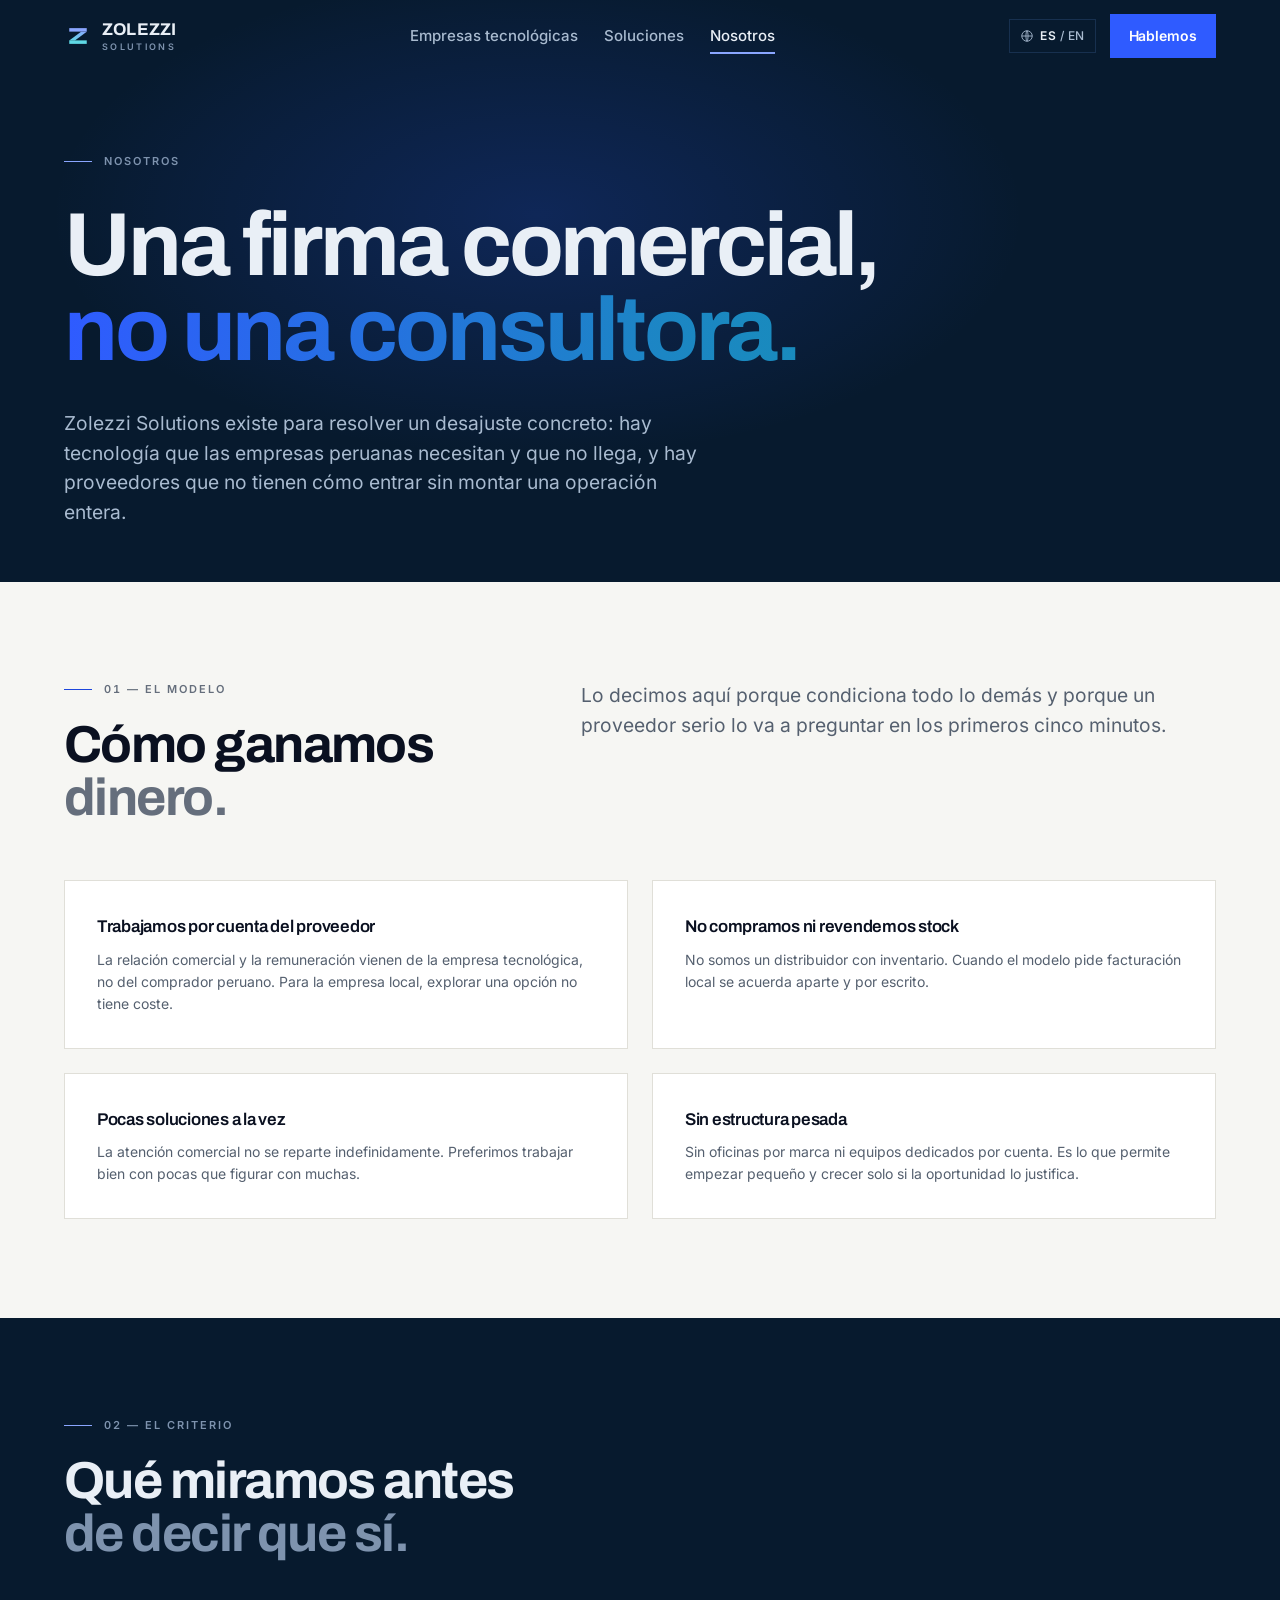
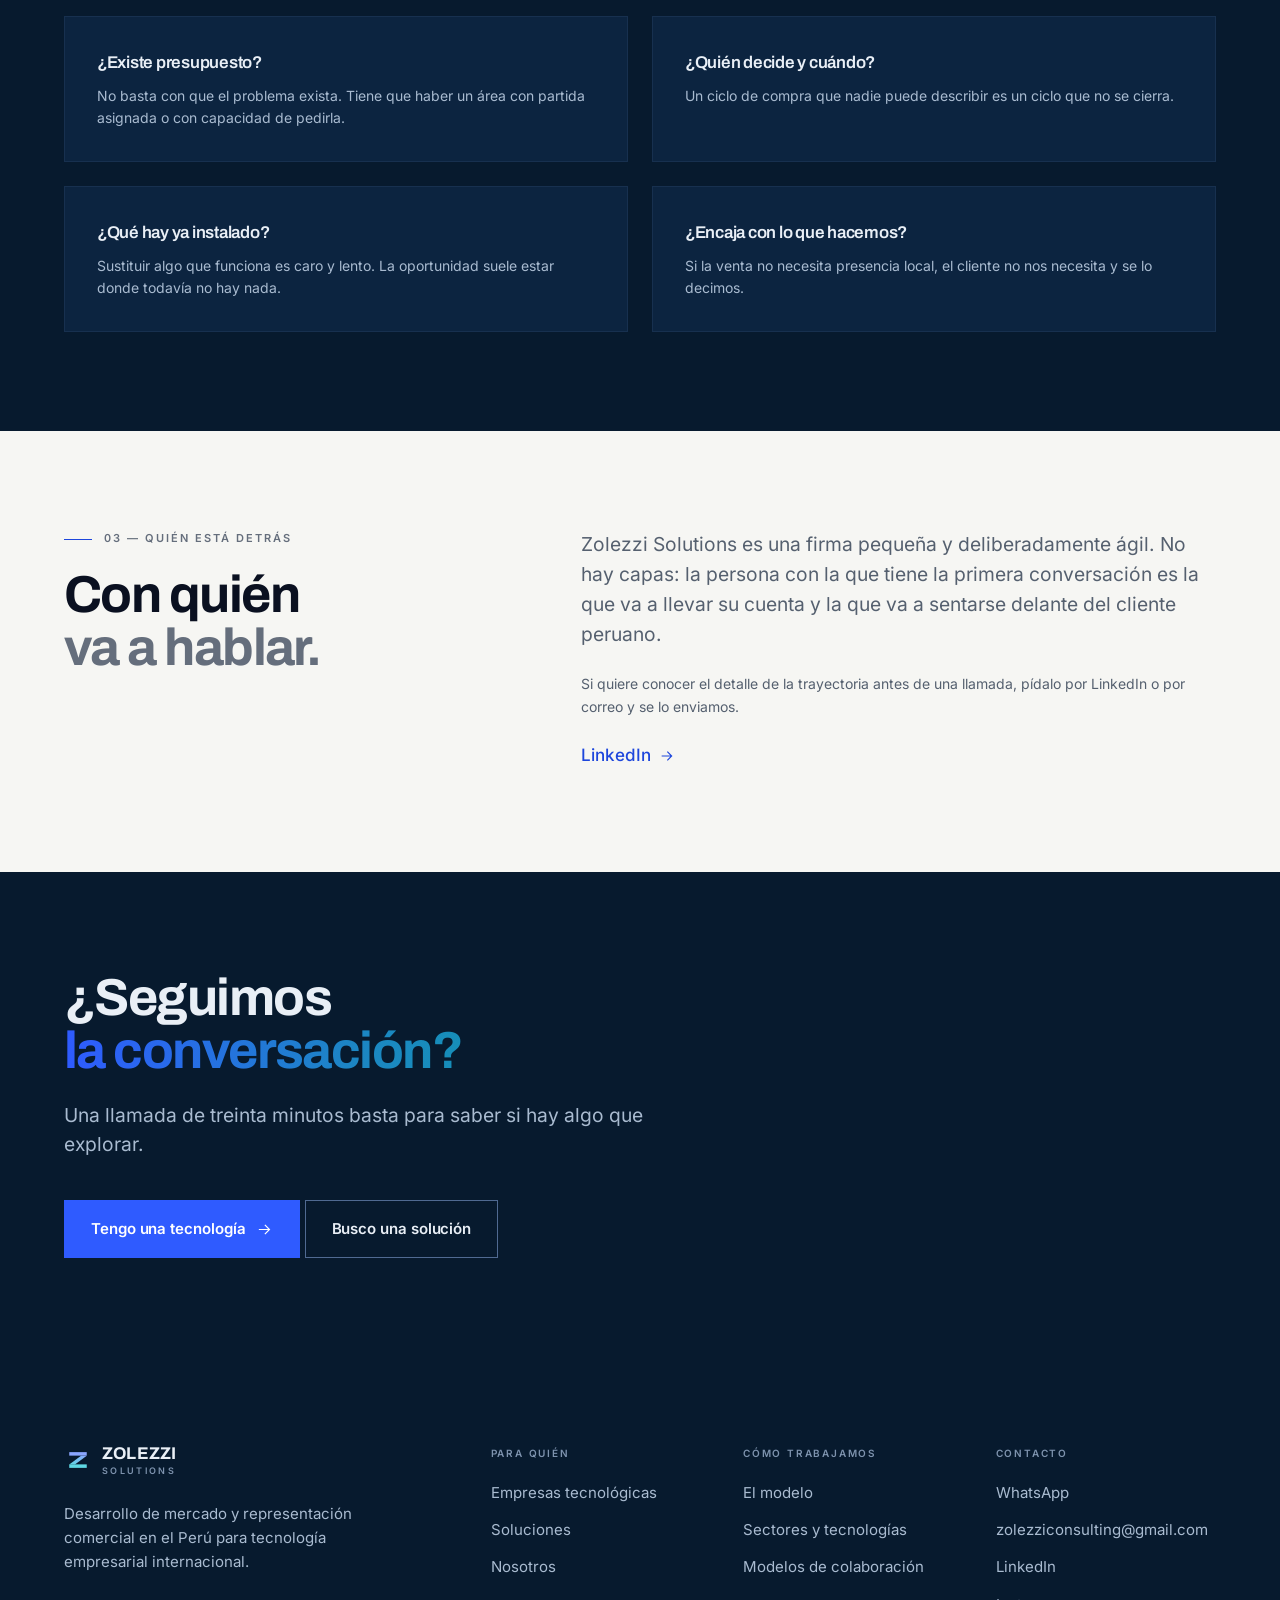
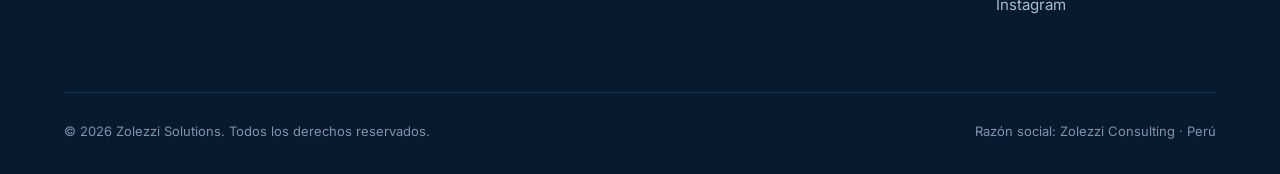
<file: nosotros/index.html>
<!DOCTYPE html>
<html lang="es">
<head>
<meta charset="utf-8">
<meta name="viewport" content="width=device-width, initial-scale=1">
<title>Nosotros | Zolezzi Solutions</title>
<meta name="description" content="Zolezzi Solutions es una firma peruana de desarrollo de mercado y representación comercial para tecnología empresarial internacional. Así trabajamos y así evaluamos una oportunidad.">
<meta name="theme-color" content="#071A2E">
<link rel="canonical" href="https://zolezziconsulting.com/nosotros/">

<link rel="alternate" hreflang="es" href="https://zolezziconsulting.com/nosotros/">
<link rel="alternate" hreflang="en" href="https://zolezziconsulting.com/en/about/">
<link rel="alternate" hreflang="x-default" href="https://zolezziconsulting.com/nosotros/">

<meta property="og:type" content="website">
<meta property="og:site_name" content="Zolezzi Solutions">
<meta property="og:locale" content="es_PE">
<meta property="og:locale:alternate" content="en_US">
<meta property="og:url" content="https://zolezziconsulting.com/nosotros/">
<meta property="og:title" content="Nosotros | Zolezzi Solutions">
<meta property="og:description" content="Una firma comercial ágil que conecta tecnología internacional con necesidades reales de empresas peruanas.">
<meta property="og:image" content="https://zolezziconsulting.com/assets/img/og-zs.png">
<meta property="og:image:type" content="image/png">
<meta property="og:image:width" content="1200">
<meta property="og:image:height" content="630">
<meta property="og:image:alt" content="Zolezzi Solutions — tecnología global, mercado peruano">

<meta name="twitter:card" content="summary_large_image">
<meta name="twitter:title" content="Nosotros | Zolezzi Solutions">
<meta name="twitter:description" content="Una firma comercial ágil que conecta tecnología internacional con necesidades reales de empresas peruanas.">
<meta name="twitter:image" content="https://zolezziconsulting.com/assets/img/og-zs.png">

<link rel="icon" href="/favicon.svg" type="image/svg+xml">
<link rel="apple-touch-icon" href="/assets/img/apple-touch-icon.png">
<link rel="manifest" href="/site.webmanifest">

<link rel="preload" href="/assets/fonts/archivo-latin.woff2" as="font" type="font/woff2" crossorigin>
<link rel="preload" href="/assets/fonts/inter-latin.woff2" as="font" type="font/woff2" crossorigin>
<link rel="stylesheet" href="/assets/css/tokens.css?v=25">
<link rel="stylesheet" href="/assets/css/styles.css?v=25">
<!-- Autorizado en la CSP POR HASH, no con 'unsafe-inline'. Las ocho
     páginas llevan exactamente esta línea para que el hash sea único.
     Si se cambia un carácter hay que recalcularlo en _headers. -->
<script>document.documentElement.classList.add('js');</script>
<script src="/assets/js/main.js?v=25" defer></script>

<script type="application/ld+json">
{
  "@context": "https://schema.org",
  "@type": "AboutPage",
  "name": "Nosotros | Zolezzi Solutions",
  "description": "Zolezzi Solutions es una firma peruana de desarrollo de mercado y representación comercial para tecnología empresarial internacional. Así trabajamos y así evaluamos una oportunidad.",
  "mainEntity": {
    "@id": "https://zolezziconsulting.com/#organizacion"
  }
}
</script>
</head>

<body data-menu-open="Abrir menú" data-menu-close="Cerrar menú">
<a class="skip" href="#contenido">Saltar al contenido principal</a>

<svg class="vh" aria-hidden="true" focusable="false" width="0" height="0">
  <defs>
    <symbol id="i-arrow" viewBox="0 0 24 24" fill="none" stroke="currentColor" stroke-width="1.7"><path d="M4 12h15m-6.5-6.5L19 12l-6.5 6.5"/></symbol>
    <symbol id="i-globe" viewBox="0 0 24 24" fill="none" stroke="currentColor" stroke-width="1.5"><circle cx="12" cy="12" r="9"/><path d="M3 12h18M12 3c2.5 2.6 2.5 15.4 0 18M12 3c-2.5 2.6-2.5 15.4 0 18"/></symbol>
    <!-- La marca. Tres piezas: barra global, puente, barra local.
         La diagonal lleva el degradado de la costura y es la única
         pieza que lo lleva: ES el negocio. -->
    <symbol id="i-zs" viewBox="0 0 64 64">
      <rect width="64" height="64" fill="#071A2E"/>
      <path fill="#8AA6FF" d="M12 14h40v8H12z"/>
      <path fill="url(#zs-seam)" d="M52 22 39 22 12 42 25 42z"/>
      <path fill="#5FD8E4" d="M12 42h40v8H12z"/>
    </symbol>
    <linearGradient id="zs-seam" x1="1" y1="0" x2="0" y2="1">
      <stop offset="0" stop-color="#8AA6FF"/>
      <stop offset="1" stop-color="#5FD8E4"/>
    </linearGradient>
  </defs>
</svg>

<header class="hdr" id="hdr">
  <div class="hdr__in">
    
    <a class="brand" href="/" aria-label="Zolezzi Solutions, ir al inicio">
      <svg class="brand__mark" viewBox="0 0 64 64" aria-hidden="true"><use href="#i-zs"/></svg>
      <span class="brand__txt">
        <span class="brand__name">ZOLEZZI</span>
        <span class="brand__sub">Solutions</span>
      </span>
    </a>
    <nav class="nav" aria-label="Navegación principal">
      <a class="nav__link" href="/technology-partners/">Empresas tecnológicas</a>
      <a class="nav__link" href="/soluciones/">Soluciones</a>
      <a class="nav__link is-here" href="/nosotros/" aria-current="page">Nosotros</a>
    </nav>
    <div class="hdr__end">
      
      <a class="lang" href="/en/about/" hreflang="en" lang="en"
         aria-label="Ver esta página en inglés">
        <svg aria-hidden="true"><use href="#i-globe"/></svg>
        <span><b>ES</b> / EN</span>
      </a>
      <a class="btn" href="/technology-partners/#form"><span>Hablemos</span></a>
      <button class="burger" id="burger" type="button" aria-label="Abrir menú" aria-expanded="false" aria-controls="drawer">
        <span></span><span></span>
      </button>
    </div>
  </div>
  <div class="hdr__bar" id="hdr-bar" aria-hidden="true"></div>
</header>

<div class="drawer" id="drawer" hidden>
  <nav class="drawer__nav" aria-label="Navegación móvil">
    <a href="/"><span class="drawer__n">01</span>Inicio</a>
    <a href="/technology-partners/"><span class="drawer__n">02</span>Empresas tecnológicas</a>
    <a href="/soluciones/"><span class="drawer__n">03</span>Soluciones</a>
    <a href="/nosotros/"><span class="drawer__n">04</span>Nosotros</a>
  </nav>
  <div class="drawer__foot">
    <a class="lnk" href="https://wa.me/51941519053?text=Hola%2C%20quisiera%20informaci%C3%B3n%20sobre%20sus%20servicios." target="_blank" rel="noopener">WhatsApp</a>
    <a class="lnk" href="https://www.linkedin.com/company/zolezzi-digitalgrowth/" target="_blank" rel="noopener">LinkedIn</a>
    
      <a class="lang" href="/en/about/" hreflang="en" lang="en"
         aria-label="Ver esta página en inglés">
        <svg aria-hidden="true"><use href="#i-globe"/></svg>
        <span><b>ES</b> / EN</span>
      </a>
  </div>
</div>

<main id="contenido">

  <section class="deep hero">
    <div class="hero__field" aria-hidden="true"></div>
    <div class="shell hero__in">
      <p class="eyebrow rev">Nosotros</p>
      <h1 class="d1 hero__title rev-lines" style="margin-top:clamp(1.25rem,2.5vw,2rem)">
        <span class="rev-line"><span>Una firma comercial,</span></span>
        <span class="rev-line"><span class="seam-text">no una consultora.</span></span>
      </h1>
      <p class="lead hero__lead rev" style="--d:.35s">Zolezzi Solutions existe para resolver un desajuste concreto: hay tecnología que las empresas peruanas necesitan y que no llega, y hay proveedores que no tienen cómo entrar sin montar una operación entera.</p>
    </div>
  </section>

  <section class="band" aria-labelledby="t-modelo">
    <div class="shell">
      
      <div class="cols cols--head">
        <div>
          <p class="eyebrow rev">01 — El modelo</p>
          <h2 class="d2 rev-lines" id="t-modelo" style="margin-top:1.25rem">
        <span class="rev-line"><span>Cómo ganamos</span></span>
        <span class="rev-line"><span class="dim">dinero.</span></span>
      </h2>
        </div>
        <p class="lead rev" style="--d:.2s">Lo decimos aquí porque condiciona todo lo demás y porque un proveedor serio lo va a preguntar en los primeros cinco minutos.</p>
      </div>
      
      <div class="grid grid--2" style="margin-top:clamp(2.5rem,5vw,3.5rem)">
        <article class="card rev">
          <h3 class="card__k">Trabajamos por cuenta del proveedor</h3>
          <p class="card__d">La relación comercial y la remuneración vienen de la empresa tecnológica, no del comprador peruano. Para la empresa local, explorar una opción no tiene coste.</p>
        </article>
        <article class="card rev" style="--d:.7s">
          <h3 class="card__k">No compramos ni revendemos stock</h3>
          <p class="card__d">No somos un distribuidor con inventario. Cuando el modelo pide facturación local se acuerda aparte y por escrito.</p>
        </article>
        <article class="card rev" style="--d:.14s">
          <h3 class="card__k">Pocas soluciones a la vez</h3>
          <p class="card__d">La atención comercial no se reparte indefinidamente. Preferimos trabajar bien con pocas que figurar con muchas.</p>
        </article>
        <article class="card rev" style="--d:.21s">
          <h3 class="card__k">Sin estructura pesada</h3>
          <p class="card__d">Sin oficinas por marca ni equipos dedicados por cuenta. Es lo que permite empezar pequeño y crecer solo si la oportunidad lo justifica.</p>
        </article>
      </div>
    </div>
  </section>

  <section class="deep band" aria-labelledby="t-criterio">
    <div class="shell">
      
      <p class="eyebrow rev">02 — El criterio</p>
      <h2 class="d2 rev-lines" id="t-criterio" style="margin-top:1.25rem">
        <span class="rev-line"><span>Qué miramos antes</span></span>
        <span class="rev-line"><span class="dim">de decir que sí.</span></span>
      </h2>
      
      <div class="grid grid--2" style="margin-top:clamp(2.5rem,5vw,3.5rem)">
        <article class="card rev">
          <h3 class="card__k">¿Existe presupuesto?</h3>
          <p class="card__d">No basta con que el problema exista. Tiene que haber un área con partida asignada o con capacidad de pedirla.</p>
        </article>
        <article class="card rev" style="--d:.7s">
          <h3 class="card__k">¿Quién decide y cuándo?</h3>
          <p class="card__d">Un ciclo de compra que nadie puede describir es un ciclo que no se cierra.</p>
        </article>
        <article class="card rev" style="--d:.14s">
          <h3 class="card__k">¿Qué hay ya instalado?</h3>
          <p class="card__d">Sustituir algo que funciona es caro y lento. La oportunidad suele estar donde todavía no hay nada.</p>
        </article>
        <article class="card rev" style="--d:.21s">
          <h3 class="card__k">¿Encaja con lo que hacemos?</h3>
          <p class="card__d">Si la venta no necesita presencia local, el cliente no nos necesita y se lo decimos.</p>
        </article>
      </div>
    </div>
  </section>

  <!-- Bloque de perfil. Dice algo verdadero —que el trato es
       directo— y no inventa trayectoria, años, cargos ni formación.
       Se rellena cuando haya biografía real. -->
  <section class="band" aria-labelledby="t-perfil">
    <div class="shell">
      <div class="cols cols--head">
        <div>
          <p class="eyebrow rev">03 — Quién está detrás</p>
          <h2 class="d2 rev-lines" id="t-perfil" style="margin-top:1.25rem">
        <span class="rev-line"><span>Con quién</span></span>
        <span class="rev-line"><span class="dim">va a hablar.</span></span>
      </h2>
        </div>
        <div class="rev" style="--d:.2s">
          <p class="lead">Zolezzi Solutions es una firma pequeña y deliberadamente ágil. No hay capas: la persona con la que tiene la primera conversación es la que va a llevar su cuenta y la que va a sentarse delante del cliente peruano.</p>
          <p class="small" style="margin-top:1.5rem">Si quiere conocer el detalle de la trayectoria antes de una llamada, pídalo por LinkedIn o por correo y se lo enviamos.</p>
          <p style="margin-top:1.5rem">
            <a class="lnk" href="https://www.linkedin.com/company/zolezzi-digitalgrowth/" target="_blank" rel="noopener">LinkedIn<svg aria-hidden="true"><use href="#i-arrow"/></svg></a>
          </p>
        </div>
      </div>
    </div>
  </section>

  <section class="deep band" aria-labelledby="t-cta">
    <div class="shell">
      <h2 class="d2 rev-lines" id="t-cta" style="max-width:18ch">
        <span class="rev-line"><span>¿Seguimos</span></span>
        <span class="rev-line"><span class="seam-text">la conversación?</span></span>
      </h2>
      <p class="lead rev" style="--d:.2s; margin-top:1.5rem">Una llamada de treinta minutos basta para saber si hay algo que explorar.</p>
      <div class="hero__cta rev" style="--d:.3s; margin-top:clamp(2rem,4vw,2.5rem)">
        <a class="btn" href="/technology-partners/#form"><span>Tengo una tecnología</span><svg aria-hidden="true"><use href="#i-arrow"/></svg></a>
        <a class="btn btn--ghost" href="/soluciones/#form"><span>Busco una solución</span></a>
      </div>
    </div>
  </section>
</main>

<footer class="deep ftr">
  <div class="shell">
    <div class="ftr__top">
      <div>
        
    <a class="brand" href="/" aria-label="Zolezzi Solutions, ir al inicio">
      <svg class="brand__mark" viewBox="0 0 64 64" aria-hidden="true"><use href="#i-zs"/></svg>
      <span class="brand__txt">
        <span class="brand__name">ZOLEZZI</span>
        <span class="brand__sub">Solutions</span>
      </span>
    </a>
        <p class="ftr__claim">Desarrollo de mercado y representación comercial en el Perú para tecnología empresarial internacional.</p>
      </div>

      <nav class="ftr__cols" aria-label="Pie de página">
        <div class="ftr__col">
          <h2>Para quién</h2>
          <ul>
            <li><a href="/technology-partners/">Empresas tecnológicas</a></li>
            <li><a href="/soluciones/">Soluciones</a></li>
            <li><a href="/nosotros/">Nosotros</a></li>
          </ul>
        </div>
        <div class="ftr__col">
          <h2>Cómo trabajamos</h2>
          <ul>
            <li><a href="/#modelo">El modelo</a></li>
            <li><a href="/#alcance">Sectores y tecnologías</a></li>
            <li><a href="/technology-partners/#colaboracion">Modelos de colaboración</a></li>
          </ul>
        </div>
        <div class="ftr__col ftr__col--wide">
          <h2>Contacto</h2>
          <ul>
            <li><a href="https://wa.me/51941519053?text=Hola%2C%20quisiera%20informaci%C3%B3n%20sobre%20sus%20servicios." target="_blank" rel="noopener">WhatsApp</a></li>
            <li><a class="ftr__mail" href="mailto:zolezziconsulting@gmail.com">zolezziconsulting@gmail.com</a></li>
            <li><a href="https://www.linkedin.com/company/zolezzi-digitalgrowth/" target="_blank" rel="noopener">LinkedIn</a></li>
            <li><a href="https://www.instagram.com/zolezziconsulting/" target="_blank" rel="noopener">Instagram</a></li>
          </ul>
        </div>
      </nav>
    </div>

    <div class="ftr__bot">
      <p>&copy; <span id="year">2026</span> Zolezzi Solutions. Todos los derechos reservados.</p>
      <p>Razón social: Zolezzi Consulting · Perú</p>
    </div>
  </div>
</footer>

</body>
</html>
</file>
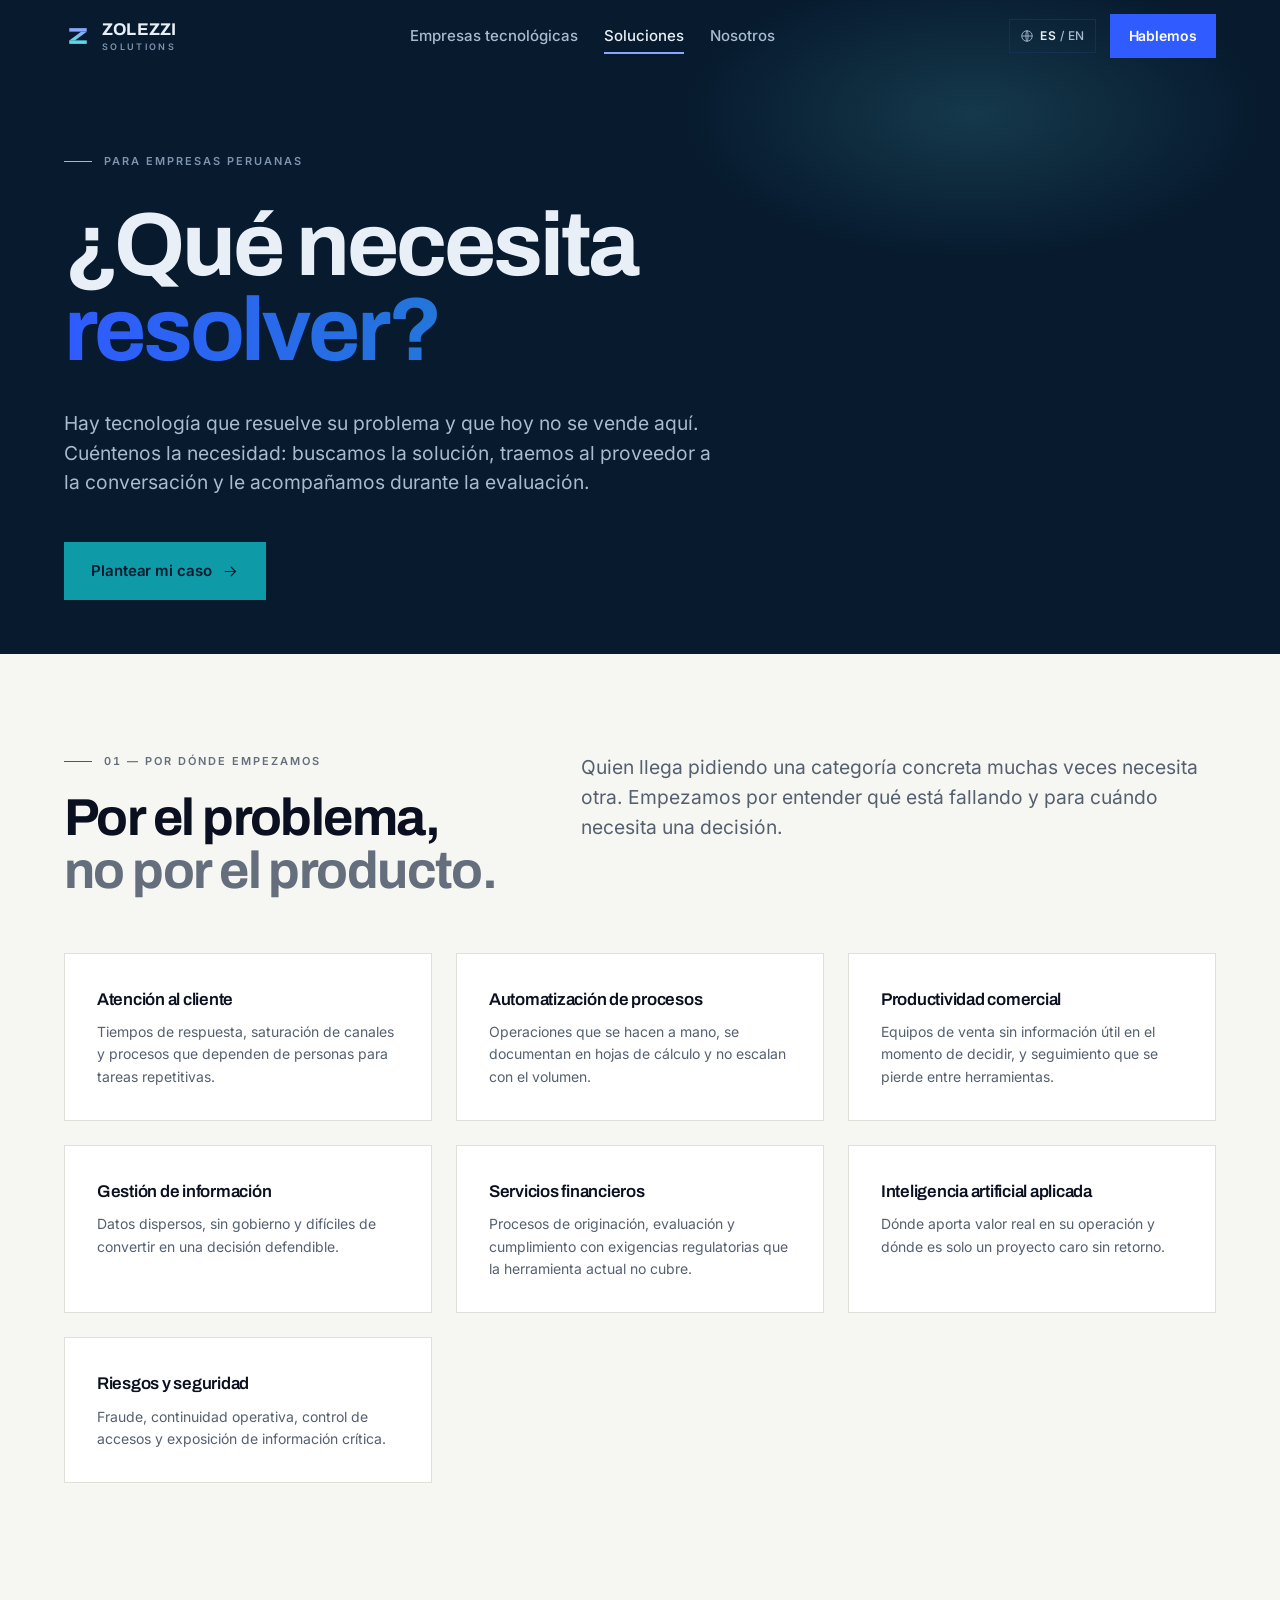
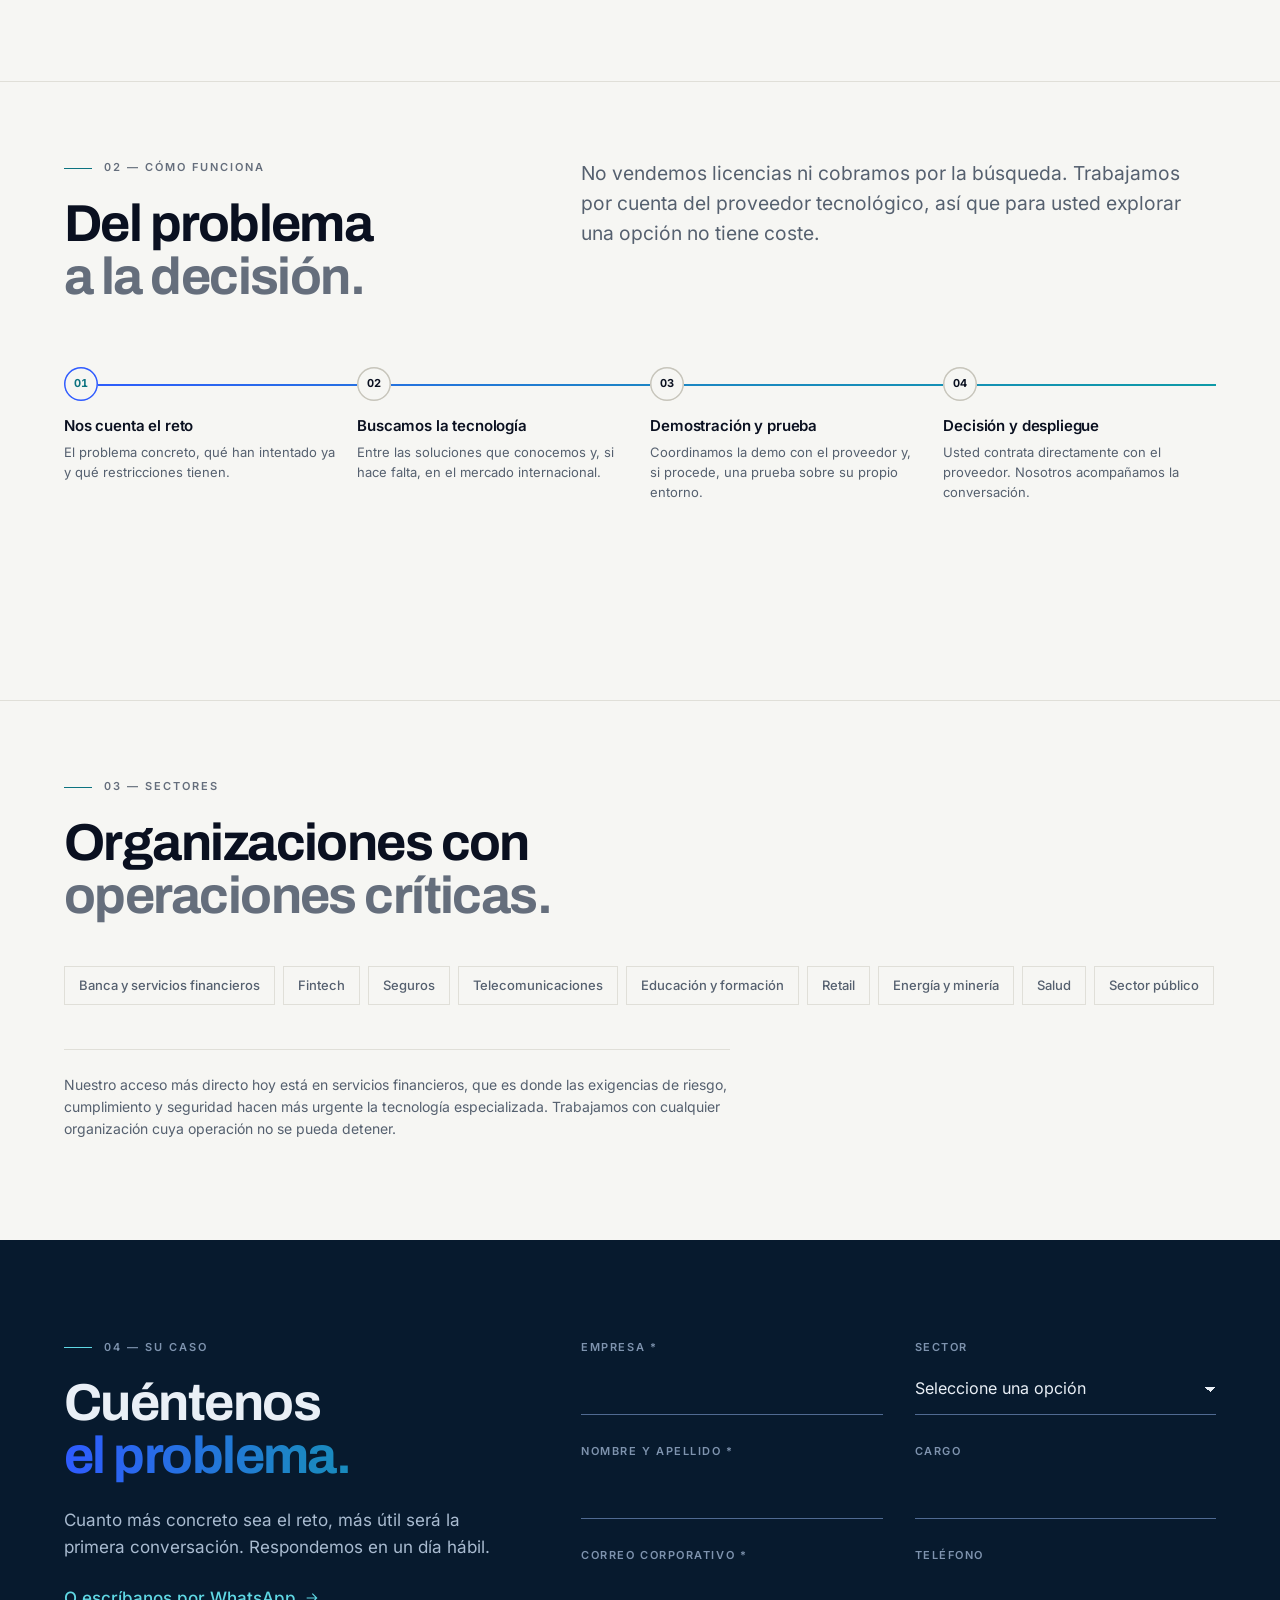
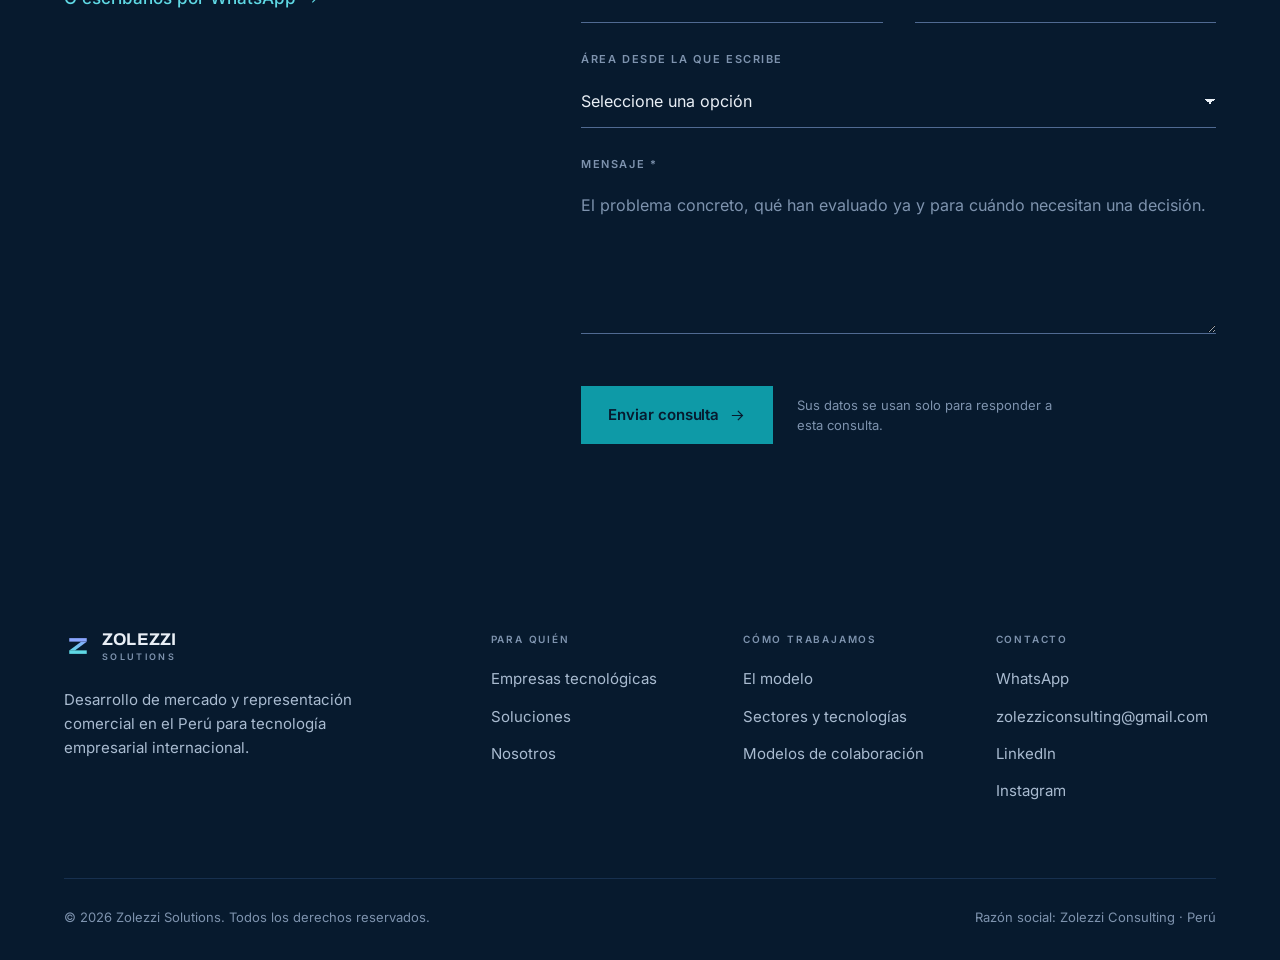
<file: soluciones/index.html>
<!DOCTYPE html>
<html lang="es">
<head>
<meta charset="utf-8">
<meta name="viewport" content="width=device-width, initial-scale=1">
<title>Soluciones tecnológicas para empresas en el Perú | Zolezzi Solutions</title>
<meta name="description" content="Cuéntenos qué necesita resolver —atención al cliente, automatización, datos, riesgos o seguridad— y buscamos la tecnología adecuada, nacional o internacional, y traemos al proveedor a la conversación.">
<meta name="theme-color" content="#071A2E">
<link rel="canonical" href="https://zolezziconsulting.com/soluciones/">

<link rel="alternate" hreflang="es" href="https://zolezziconsulting.com/soluciones/">
<link rel="alternate" hreflang="en" href="https://zolezziconsulting.com/en/solutions/">
<link rel="alternate" hreflang="x-default" href="https://zolezziconsulting.com/soluciones/">

<meta property="og:type" content="website">
<meta property="og:site_name" content="Zolezzi Solutions">
<meta property="og:locale" content="es_PE">
<meta property="og:locale:alternate" content="en_US">
<meta property="og:url" content="https://zolezziconsulting.com/soluciones/">
<meta property="og:title" content="¿Qué necesita resolver?">
<meta property="og:description" content="Le ayudamos a encontrar la tecnología que resuelve su problema y traemos al proveedor a la mesa.">
<meta property="og:image" content="https://zolezziconsulting.com/assets/img/og-zs.png">
<meta property="og:image:type" content="image/png">
<meta property="og:image:width" content="1200">
<meta property="og:image:height" content="630">
<meta property="og:image:alt" content="Zolezzi Solutions — tecnología global, mercado peruano">

<meta name="twitter:card" content="summary_large_image">
<meta name="twitter:title" content="¿Qué necesita resolver?">
<meta name="twitter:description" content="Le ayudamos a encontrar la tecnología que resuelve su problema y traemos al proveedor a la mesa.">
<meta name="twitter:image" content="https://zolezziconsulting.com/assets/img/og-zs.png">

<link rel="icon" href="/favicon.svg" type="image/svg+xml">
<link rel="apple-touch-icon" href="/assets/img/apple-touch-icon.png">
<link rel="manifest" href="/site.webmanifest">

<link rel="preload" href="/assets/fonts/archivo-latin.woff2" as="font" type="font/woff2" crossorigin>
<link rel="preload" href="/assets/fonts/inter-latin.woff2" as="font" type="font/woff2" crossorigin>
<link rel="stylesheet" href="/assets/css/tokens.css?v=25">
<link rel="stylesheet" href="/assets/css/styles.css?v=25">
<!-- Autorizado en la CSP POR HASH, no con 'unsafe-inline'. Las ocho
     páginas llevan exactamente esta línea para que el hash sea único.
     Si se cambia un carácter hay que recalcularlo en _headers. -->
<script>document.documentElement.classList.add('js');</script>
<script src="/assets/js/main.js?v=25" defer></script>

<script type="application/ld+json">
{
  "@context": "https://schema.org",
  "@type": "Service",
  "name": "Búsqueda y acceso a tecnología empresarial",
  "serviceType": "Technology sourcing",
  "description": "Cuéntenos qué necesita resolver —atención al cliente, automatización, datos, riesgos o seguridad— y buscamos la tecnología adecuada, nacional o internacional, y traemos al proveedor a la conversación.",
  "areaServed": {
    "@type": "Country",
    "name": "Peru"
  },
  "provider": {
    "@id": "https://zolezziconsulting.com/#organizacion"
  },
  "audience": {
    "@type": "BusinessAudience",
    "audienceType": "Empresas e instituciones peruanas"
  },
  "availableLanguage": [
    "es",
    "en"
  ]
}
</script>
</head>

<body data-menu-open="Abrir menú" data-menu-close="Cerrar menú">
<a class="skip" href="#contenido">Saltar al contenido principal</a>

<svg class="vh" aria-hidden="true" focusable="false" width="0" height="0">
  <defs>
    <symbol id="i-arrow" viewBox="0 0 24 24" fill="none" stroke="currentColor" stroke-width="1.7"><path d="M4 12h15m-6.5-6.5L19 12l-6.5 6.5"/></symbol>
    <symbol id="i-globe" viewBox="0 0 24 24" fill="none" stroke="currentColor" stroke-width="1.5"><circle cx="12" cy="12" r="9"/><path d="M3 12h18M12 3c2.5 2.6 2.5 15.4 0 18M12 3c-2.5 2.6-2.5 15.4 0 18"/></symbol>
    <!-- La marca. Tres piezas: barra global, puente, barra local.
         La diagonal lleva el degradado de la costura y es la única
         pieza que lo lleva: ES el negocio. -->
    <symbol id="i-zs" viewBox="0 0 64 64">
      <rect width="64" height="64" fill="#071A2E"/>
      <path fill="#8AA6FF" d="M12 14h40v8H12z"/>
      <path fill="url(#zs-seam)" d="M52 22 39 22 12 42 25 42z"/>
      <path fill="#5FD8E4" d="M12 42h40v8H12z"/>
    </symbol>
    <linearGradient id="zs-seam" x1="1" y1="0" x2="0" y2="1">
      <stop offset="0" stop-color="#8AA6FF"/>
      <stop offset="1" stop-color="#5FD8E4"/>
    </linearGradient>
  </defs>
</svg>

<header class="hdr" id="hdr">
  <div class="hdr__in">
    
    <a class="brand" href="/" aria-label="Zolezzi Solutions, ir al inicio">
      <svg class="brand__mark" viewBox="0 0 64 64" aria-hidden="true"><use href="#i-zs"/></svg>
      <span class="brand__txt">
        <span class="brand__name">ZOLEZZI</span>
        <span class="brand__sub">Solutions</span>
      </span>
    </a>
    <nav class="nav" aria-label="Navegación principal">
      <a class="nav__link" href="/technology-partners/">Empresas tecnológicas</a>
      <a class="nav__link is-here" href="/soluciones/" aria-current="page">Soluciones</a>
      <a class="nav__link" href="/nosotros/">Nosotros</a>
    </nav>
    <div class="hdr__end">
      
      <a class="lang" href="/en/solutions/" hreflang="en" lang="en"
         aria-label="Ver esta página en inglés">
        <svg aria-hidden="true"><use href="#i-globe"/></svg>
        <span><b>ES</b> / EN</span>
      </a>
      <a class="btn" href="/technology-partners/#form"><span>Hablemos</span></a>
      <button class="burger" id="burger" type="button" aria-label="Abrir menú" aria-expanded="false" aria-controls="drawer">
        <span></span><span></span>
      </button>
    </div>
  </div>
  <div class="hdr__bar" id="hdr-bar" aria-hidden="true"></div>
</header>

<div class="drawer" id="drawer" hidden>
  <nav class="drawer__nav" aria-label="Navegación móvil">
    <a href="/"><span class="drawer__n">01</span>Inicio</a>
    <a href="/technology-partners/"><span class="drawer__n">02</span>Empresas tecnológicas</a>
    <a href="/soluciones/"><span class="drawer__n">03</span>Soluciones</a>
    <a href="/nosotros/"><span class="drawer__n">04</span>Nosotros</a>
  </nav>
  <div class="drawer__foot">
    <a class="lnk" href="https://wa.me/51941519053?text=Hola%2C%20quisiera%20informaci%C3%B3n%20sobre%20sus%20servicios." target="_blank" rel="noopener">WhatsApp</a>
    <a class="lnk" href="https://www.linkedin.com/company/zolezzi-digitalgrowth/" target="_blank" rel="noopener">LinkedIn</a>
    
      <a class="lang" href="/en/solutions/" hreflang="en" lang="en"
         aria-label="Ver esta página en inglés">
        <svg aria-hidden="true"><use href="#i-globe"/></svg>
        <span><b>ES</b> / EN</span>
      </a>
  </div>
</div>

<main id="contenido">

  <!-- Mismo lienzo de marca que la otra página, pero con «local»:
       el acento pasa a turquesa y el visitante peruano reconoce que
       está en su lado del sitio sin que nadie se lo diga. -->
  <section class="deep local hero">
    <div class="hero__field hero__field--warm" aria-hidden="true" style="bottom:auto;top:-12%;right:-6%"></div>
    <div class="shell hero__in">
      <p class="eyebrow rev">Para empresas peruanas</p>
      <h1 class="d1 hero__title rev-lines" style="margin-top:clamp(1.25rem,2.5vw,2rem)">
        <span class="rev-line"><span>¿Qué necesita</span></span>
        <span class="rev-line"><span class="seam-text">resolver?</span></span>
      </h1>
      <p class="lead hero__lead rev" style="--d:.35s">Hay tecnología que resuelve su problema y que hoy no se vende aquí. Cuéntenos la necesidad: buscamos la solución, traemos al proveedor a la conversación y le acompañamos durante la evaluación.</p>
      <p class="rev" style="--d:.5s; margin-top:clamp(2rem,4vw,2.75rem)">
        <a class="btn" href="#form"><span>Plantear mi caso</span><svg aria-hidden="true"><use href="#i-arrow"/></svg></a>
      </p>
    </div>
  </section>

  <section class="local band" aria-labelledby="t-problemas">
    <div class="shell">
      
      <div class="cols cols--head">
        <div>
          <p class="eyebrow rev">01 — Por dónde empezamos</p>
          <h2 class="d2 rev-lines" id="t-problemas" style="margin-top:1.25rem">
        <span class="rev-line"><span>Por el problema,</span></span>
        <span class="rev-line"><span class="dim">no por el producto.</span></span>
      </h2>
        </div>
        <p class="lead rev" style="--d:.2s">Quien llega pidiendo una categoría concreta muchas veces necesita otra. Empezamos por entender qué está fallando y para cuándo necesita una decisión.</p>
      </div>
      
      <div class="grid grid--3" style="margin-top:clamp(2.5rem,5vw,3.5rem)">
        <article class="card rev">
          <h3 class="card__k">Atención al cliente</h3>
          <p class="card__d">Tiempos de respuesta, saturación de canales y procesos que dependen de personas para tareas repetitivas.</p>
        </article>
        <article class="card rev" style="--d:.7s">
          <h3 class="card__k">Automatización de procesos</h3>
          <p class="card__d">Operaciones que se hacen a mano, se documentan en hojas de cálculo y no escalan con el volumen.</p>
        </article>
        <article class="card rev" style="--d:.14s">
          <h3 class="card__k">Productividad comercial</h3>
          <p class="card__d">Equipos de venta sin información útil en el momento de decidir, y seguimiento que se pierde entre herramientas.</p>
        </article>
        <article class="card rev" style="--d:.21s">
          <h3 class="card__k">Gestión de información</h3>
          <p class="card__d">Datos dispersos, sin gobierno y difíciles de convertir en una decisión defendible.</p>
        </article>
        <article class="card rev" style="--d:.28s">
          <h3 class="card__k">Servicios financieros</h3>
          <p class="card__d">Procesos de originación, evaluación y cumplimiento con exigencias regulatorias que la herramienta actual no cubre.</p>
        </article>
        <article class="card rev" style="--d:.35s">
          <h3 class="card__k">Inteligencia artificial aplicada</h3>
          <p class="card__d">Dónde aporta valor real en su operación y dónde es solo un proyecto caro sin retorno.</p>
        </article>
        <article class="card rev" style="--d:.42s">
          <h3 class="card__k">Riesgos y seguridad</h3>
          <p class="card__d">Fraude, continuidad operativa, control de accesos y exposición de información crítica.</p>
        </article>
      </div>
    </div>
  </section>

  <section class="local band" aria-labelledby="t-como">
    <div class="shell" style="border-top:1px solid var(--rule); padding-top:clamp(3rem,6vw,5rem)">
      
      <div class="cols cols--head">
        <div>
          <p class="eyebrow rev">02 — Cómo funciona</p>
          <h2 class="d2 rev-lines" id="t-como" style="margin-top:1.25rem">
        <span class="rev-line"><span>Del problema</span></span>
        <span class="rev-line"><span class="dim">a la decisión.</span></span>
      </h2>
        </div>
        <p class="lead rev" style="--d:.2s">No vendemos licencias ni cobramos por la búsqueda. Trabajamos por cuenta del proveedor tecnológico, así que para usted explorar una opción no tiene coste.</p>
      </div>
      
      <div class="flow">
        <div class="flow__rail" aria-hidden="true"></div>
        <ol class="flow__steps flow__steps--4">
          <li class="flow__i">
            <div class="flow__dot" aria-hidden="true">01</div>
            <h3 class="flow__t">Nos cuenta el reto</h3>
            <p class="flow__d">El problema concreto, qué han intentado ya y qué restricciones tienen.</p>
          </li>
          <li class="flow__i" style="--d:.1s">
            <div class="flow__dot" aria-hidden="true">02</div>
            <h3 class="flow__t">Buscamos la tecnología</h3>
            <p class="flow__d">Entre las soluciones que conocemos y, si hace falta, en el mercado internacional.</p>
          </li>
          <li class="flow__i" style="--d:.2s">
            <div class="flow__dot" aria-hidden="true">03</div>
            <h3 class="flow__t">Demostración y prueba</h3>
            <p class="flow__d">Coordinamos la demo con el proveedor y, si procede, una prueba sobre su propio entorno.</p>
          </li>
          <li class="flow__i" style="--d:.3s">
            <div class="flow__dot" aria-hidden="true">04</div>
            <h3 class="flow__t">Decisión y despliegue</h3>
            <p class="flow__d">Usted contrata directamente con el proveedor. Nosotros acompañamos la conversación.</p>
          </li>
        </ol>
      </div>
    </div>
  </section>

  <section class="local band" aria-labelledby="t-sectores">
    <div class="shell" style="border-top:1px solid var(--rule); padding-top:clamp(3rem,6vw,5rem)">
      
      <p class="eyebrow rev">03 — Sectores</p>
      <h2 class="d2 rev-lines" id="t-sectores" style="margin-top:1.25rem">
        <span class="rev-line"><span>Organizaciones con</span></span>
        <span class="rev-line"><span class="dim">operaciones críticas.</span></span>
      </h2>
      <div class="rev" style="--d:.15s; margin-top:clamp(2rem,4vw,2.75rem)">
        <ul class="tags">
            <li>Banca y servicios financieros</li>
            <li>Fintech</li>
            <li>Seguros</li>
            <li>Telecomunicaciones</li>
            <li>Educación y formación</li>
            <li>Retail</li>
            <li>Energía y minería</li>
            <li>Salud</li>
            <li>Sector público</li>
          </ul>
      </div>
      <p class="small rev" style="--d:.25s; margin-top:clamp(2rem,4vw,2.75rem); max-width:74ch; padding-top:1.5rem; border-top:1px solid var(--rule)">Nuestro acceso más directo hoy está en servicios financieros, que es donde las exigencias de riesgo, cumplimiento y seguridad hacen más urgente la tecnología especializada. Trabajamos con cualquier organización cuya operación no se pueda detener.</p>
    </div>
  </section>

  <section class="deep local band" id="form" aria-labelledby="t-form">
    <div class="shell">
      <div class="cols cols--head">
        <div>
          <p class="eyebrow rev">04 — Su caso</p>
          <h2 class="d2 rev-lines" id="t-form" style="margin-top:1.25rem">
        <span class="rev-line"><span>Cuéntenos</span></span>
        <span class="rev-line"><span class="seam-text">el problema.</span></span>
      </h2>
          <p class="body rev" style="--d:.2s; margin-top:1.5rem">Cuanto más concreto sea el reto, más útil será la primera conversación. Respondemos en un día hábil.</p>
          <p class="rev" style="--d:.3s; margin-top:1.5rem">
            <a class="lnk" href="https://wa.me/51941519053?text=Hola%2C%20quisiera%20informaci%C3%B3n%20sobre%20sus%20servicios." target="_blank" rel="noopener">O escríbanos por WhatsApp<svg aria-hidden="true"><use href="#i-arrow"/></svg></a>
          </p>
        </div>
        
        <form class="form rev" id="form" data-contact action="/api/contact" method="POST" novalidate style="--d:.2s">
          <input type="hidden" name="tipo" value="Solution enquiry">
          <div class="form__row">
            <div class="f">
              <label for="f-empresa">Empresa <span aria-hidden="true">*</span></label>
              <input id="f-empresa" name="empresa" type="text" autocomplete="organization" required aria-describedby="e-empresa">
              <p class="err" id="e-empresa" hidden>Indíquenos el nombre de la empresa.</p>
            </div>
            <div class="f">
              <label for="f-sector">Sector</label>
              <select id="f-sector" name="sector">
                <option value="">Seleccione una opción</option>
                <option>Banca y servicios financieros</option>
                <option>Fintech</option>
                <option>Seguros</option>
                <option>Telecomunicaciones</option>
                <option>Educación y formación</option>
                <option>Retail</option>
                <option>Energía y minería</option>
                <option>Salud</option>
                <option>Sector público</option>
                <option>Otro</option>
              </select>
            </div>
          </div>
          <div class="form__row">
            <div class="f">
              <label for="f-nombre">Nombre y apellido <span aria-hidden="true">*</span></label>
              <input id="f-nombre" name="nombre" type="text" autocomplete="name" required aria-describedby="e-nombre">
              <p class="err" id="e-nombre" hidden>Indíquenos su nombre.</p>
            </div>
            <div class="f">
              <label for="f-cargo">Cargo</label>
              <input id="f-cargo" name="cargo" type="text" autocomplete="organization-title">
              
            </div>
          </div>
          <div class="form__row">
            <div class="f">
              <label for="f-email">Correo corporativo <span aria-hidden="true">*</span></label>
              <input id="f-email" name="email" type="email" autocomplete="email" required aria-describedby="e-email">
              <p class="err" id="e-email" hidden>Escriba un correo válido, por ejemplo nombre@empresa.com.</p>
            </div>
            <div class="f">
              <label for="f-tel">Teléfono</label>
              <input id="f-tel" name="telefono" type="tel" autocomplete="tel" inputmode="tel">
              
            </div>
          </div>

            <div class="f">
              <label for="f-area">Área desde la que escribe</label>
              <select id="f-area" name="area">
                <option value="">Seleccione una opción</option>
                <option>Tecnología / TI</option>
                <option>Seguridad de la información</option>
                <option>Riesgos</option>
                <option>Cumplimiento</option>
                <option>Operaciones</option>
                <option>Comercial</option>
                <option>Finanzas</option>
                <option>Dirección general</option>
                <option>Otra</option>
              </select>
            </div>

          <div class="f">
            <label for="f-msg">Mensaje <span aria-hidden="true">*</span></label>
            <textarea id="f-msg" name="mensaje" rows="5" required aria-describedby="e-mensaje" placeholder="El problema concreto, qué han evaluado ya y para cuándo necesitan una decisión."></textarea>
            <p class="err" id="e-mensaje" hidden>Cuéntenos brevemente de qué se trata.</p>
          </div>

          <div class="hp" aria-hidden="true">
            <label for="f-gotcha">No rellenar</label>
            <input id="f-gotcha" name="_gotcha" type="text" tabindex="-1" autocomplete="off">
          </div>

          <div class="form__foot">
            <button class="btn" id="submit" type="submit"><span id="submit-t">Enviar consulta</span><svg aria-hidden="true"><use href="#i-arrow"/></svg></button>
            <p class="form__fine">Sus datos se usan solo para responder a esta consulta.</p>
          </div>

          <p class="form__msg" id="form-msg" role="status" hidden
             data-ok="Gracias. Hemos recibido su mensaje y le responderemos en un día hábil." data-error="No pudimos enviar su mensaje. Vuelva a intentarlo o escríbanos por WhatsApp." data-revisar="Revise los campos marcados antes de enviar." data-enviando="Enviando…"></p>
        </form>
      </div>
    </div>
  </section>
</main>

<footer class="deep ftr">
  <div class="shell">
    <div class="ftr__top">
      <div>
        
    <a class="brand" href="/" aria-label="Zolezzi Solutions, ir al inicio">
      <svg class="brand__mark" viewBox="0 0 64 64" aria-hidden="true"><use href="#i-zs"/></svg>
      <span class="brand__txt">
        <span class="brand__name">ZOLEZZI</span>
        <span class="brand__sub">Solutions</span>
      </span>
    </a>
        <p class="ftr__claim">Desarrollo de mercado y representación comercial en el Perú para tecnología empresarial internacional.</p>
      </div>

      <nav class="ftr__cols" aria-label="Pie de página">
        <div class="ftr__col">
          <h2>Para quién</h2>
          <ul>
            <li><a href="/technology-partners/">Empresas tecnológicas</a></li>
            <li><a href="/soluciones/">Soluciones</a></li>
            <li><a href="/nosotros/">Nosotros</a></li>
          </ul>
        </div>
        <div class="ftr__col">
          <h2>Cómo trabajamos</h2>
          <ul>
            <li><a href="/#modelo">El modelo</a></li>
            <li><a href="/#alcance">Sectores y tecnologías</a></li>
            <li><a href="/technology-partners/#colaboracion">Modelos de colaboración</a></li>
          </ul>
        </div>
        <div class="ftr__col ftr__col--wide">
          <h2>Contacto</h2>
          <ul>
            <li><a href="https://wa.me/51941519053?text=Hola%2C%20quisiera%20informaci%C3%B3n%20sobre%20sus%20servicios." target="_blank" rel="noopener">WhatsApp</a></li>
            <li><a class="ftr__mail" href="mailto:zolezziconsulting@gmail.com">zolezziconsulting@gmail.com</a></li>
            <li><a href="https://www.linkedin.com/company/zolezzi-digitalgrowth/" target="_blank" rel="noopener">LinkedIn</a></li>
            <li><a href="https://www.instagram.com/zolezziconsulting/" target="_blank" rel="noopener">Instagram</a></li>
          </ul>
        </div>
      </nav>
    </div>

    <div class="ftr__bot">
      <p>&copy; <span id="year">2026</span> Zolezzi Solutions. Todos los derechos reservados.</p>
      <p>Razón social: Zolezzi Consulting · Perú</p>
    </div>
  </div>
</footer>

</body>
</html>
</file>
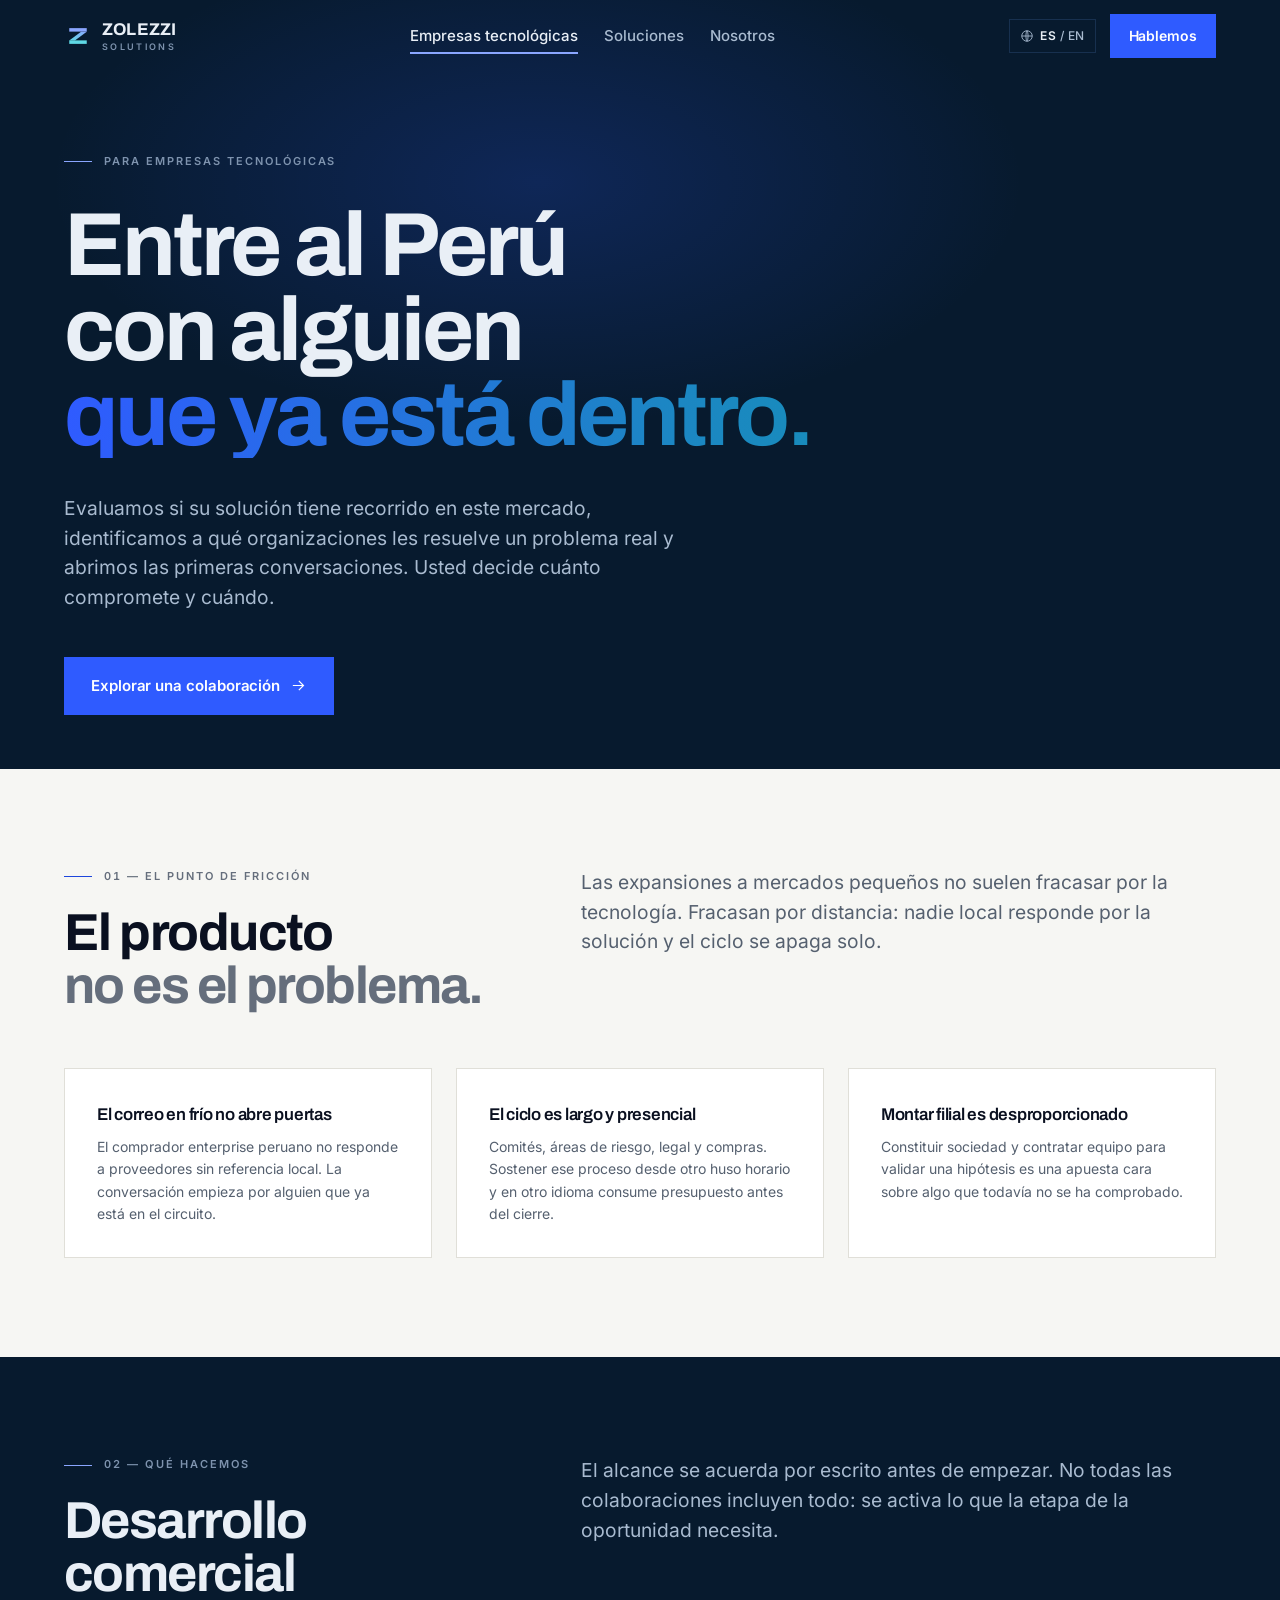
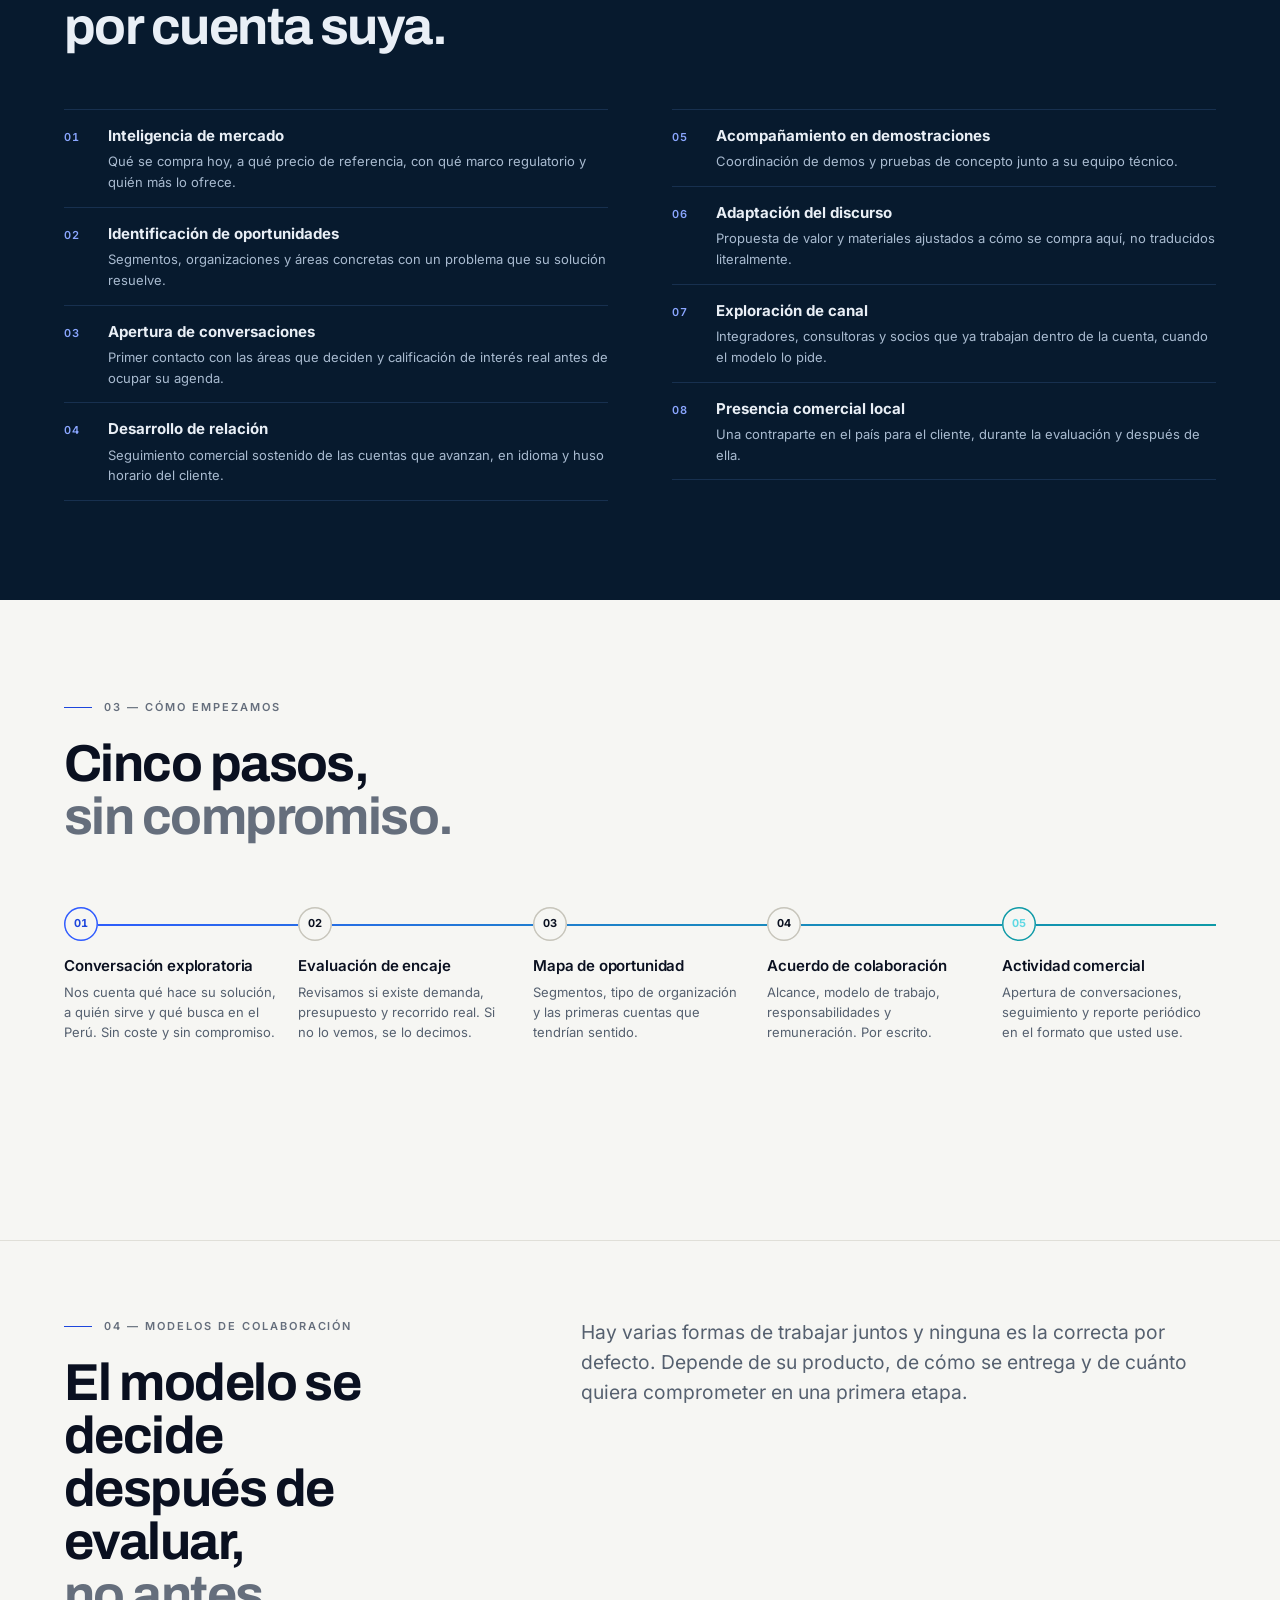
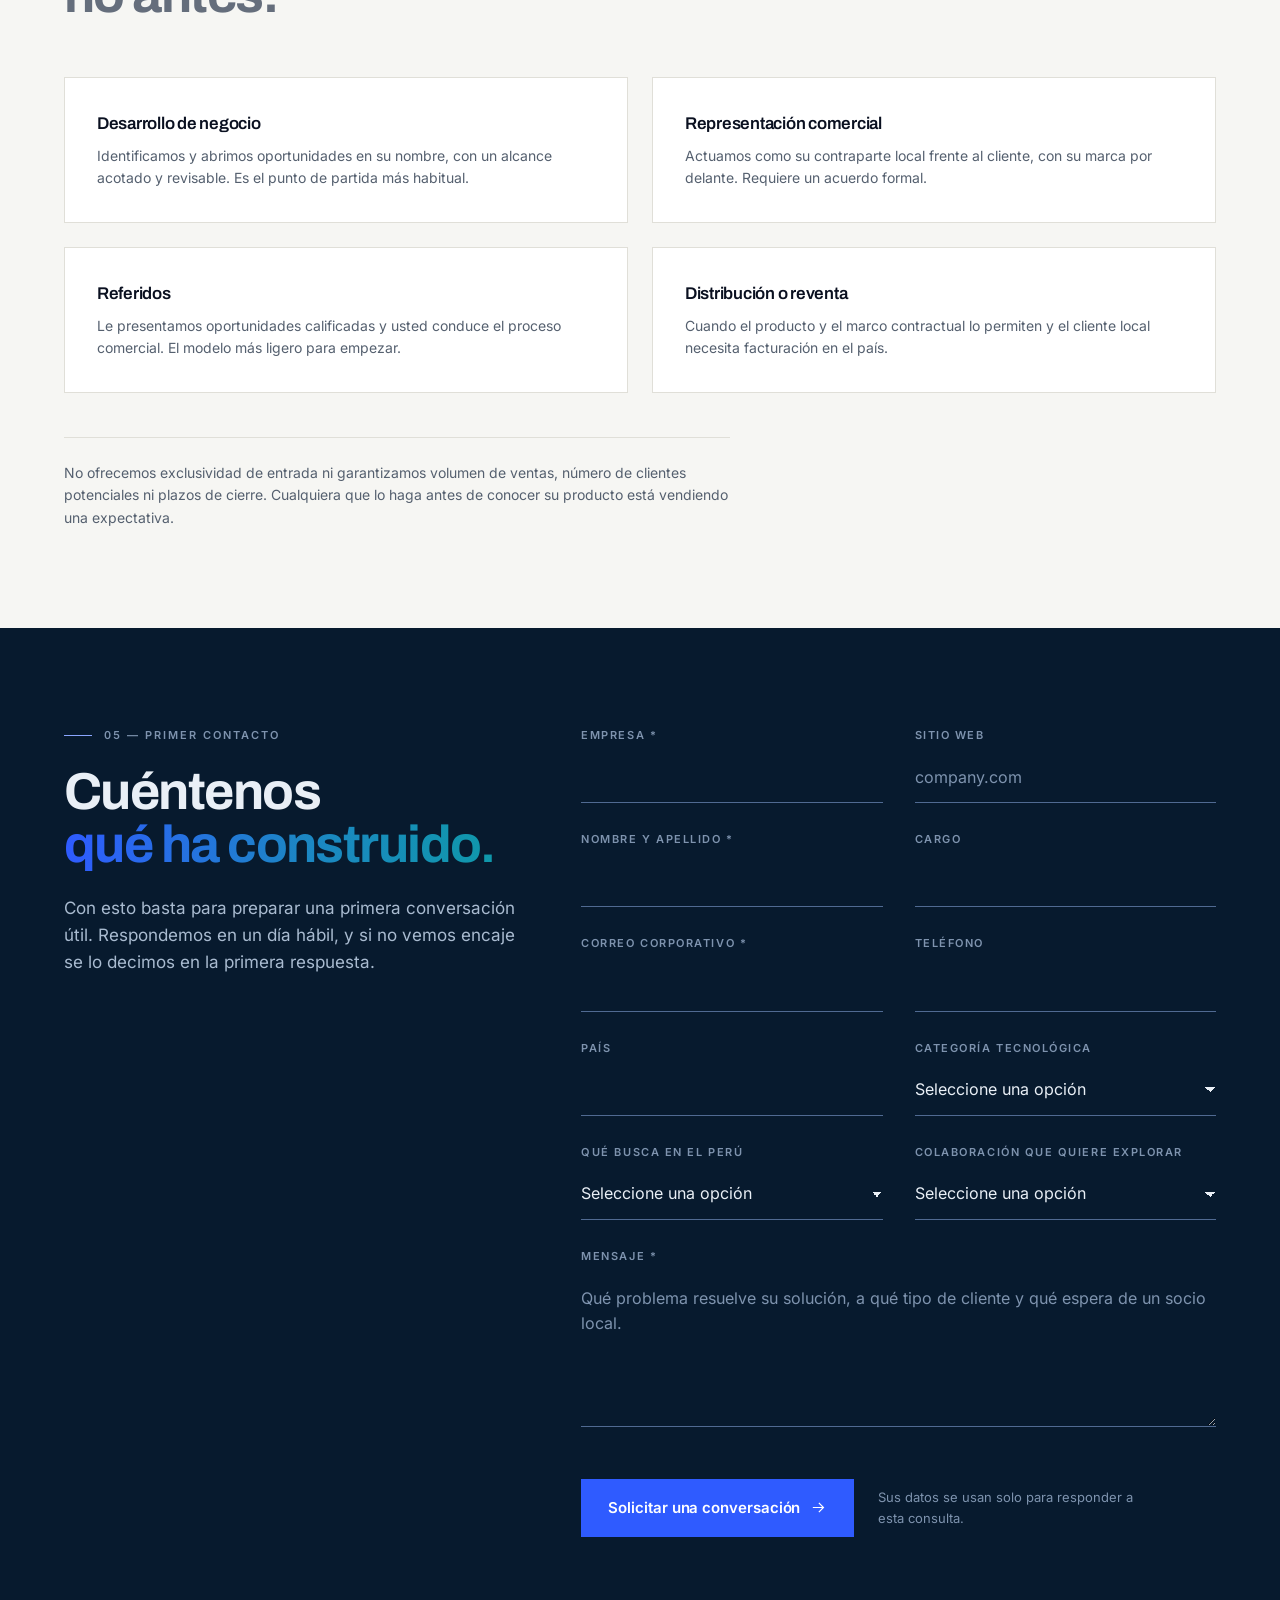
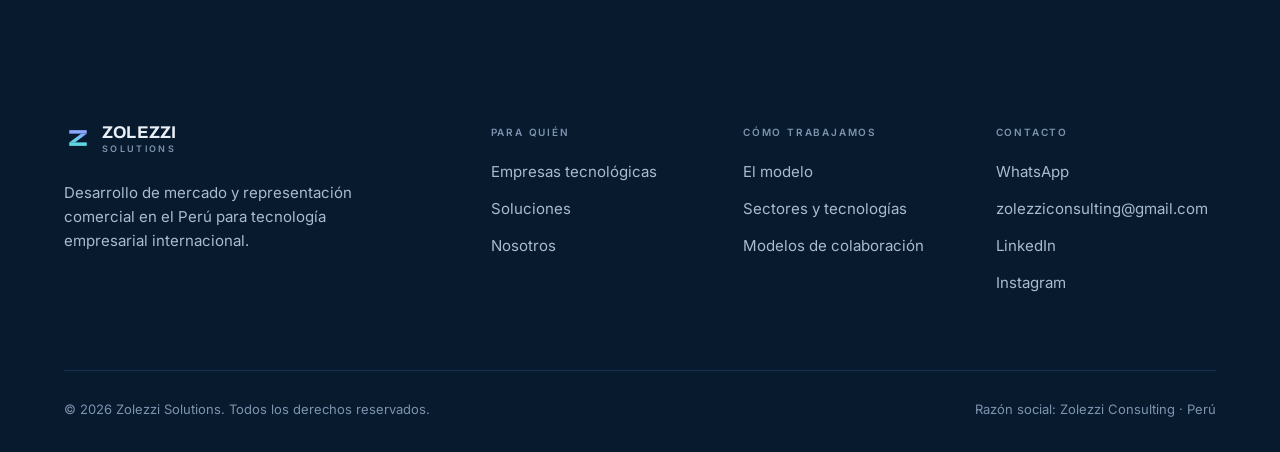
<file: technology-partners/index.html>
<!DOCTYPE html>
<html lang="es">
<head>
<meta charset="utf-8">
<meta name="viewport" content="width=device-width, initial-scale=1">
<title>Para empresas tecnológicas | Entrar al mercado peruano con un socio local</title>
<meta name="description" content="Desarrollo de mercado y representación comercial en el Perú para empresas tecnológicas internacionales: evaluación de encaje, identificación de clientes potenciales, apertura de conversaciones y modelos de colaboración.">
<meta name="theme-color" content="#071A2E">
<link rel="canonical" href="https://zolezziconsulting.com/technology-partners/">

<link rel="alternate" hreflang="es" href="https://zolezziconsulting.com/technology-partners/">
<link rel="alternate" hreflang="en" href="https://zolezziconsulting.com/en/technology-partners/">
<link rel="alternate" hreflang="x-default" href="https://zolezziconsulting.com/technology-partners/">

<meta property="og:type" content="website">
<meta property="og:site_name" content="Zolezzi Solutions">
<meta property="og:locale" content="es_PE">
<meta property="og:locale:alternate" content="en_US">
<meta property="og:url" content="https://zolezziconsulting.com/technology-partners/">
<meta property="og:title" content="Traiga su tecnología al mercado peruano">
<meta property="og:description" content="Evaluamos el encaje, identificamos oportunidades y abrimos las primeras conversaciones comerciales en el Perú.">
<meta property="og:image" content="https://zolezziconsulting.com/assets/img/og-zs.png">
<meta property="og:image:type" content="image/png">
<meta property="og:image:width" content="1200">
<meta property="og:image:height" content="630">
<meta property="og:image:alt" content="Zolezzi Solutions — tecnología global, mercado peruano">

<meta name="twitter:card" content="summary_large_image">
<meta name="twitter:title" content="Traiga su tecnología al mercado peruano">
<meta name="twitter:description" content="Evaluamos el encaje, identificamos oportunidades y abrimos las primeras conversaciones comerciales en el Perú.">
<meta name="twitter:image" content="https://zolezziconsulting.com/assets/img/og-zs.png">

<link rel="icon" href="/favicon.svg" type="image/svg+xml">
<link rel="apple-touch-icon" href="/assets/img/apple-touch-icon.png">
<link rel="manifest" href="/site.webmanifest">

<link rel="preload" href="/assets/fonts/archivo-latin.woff2" as="font" type="font/woff2" crossorigin>
<link rel="preload" href="/assets/fonts/inter-latin.woff2" as="font" type="font/woff2" crossorigin>
<link rel="stylesheet" href="/assets/css/tokens.css?v=25">
<link rel="stylesheet" href="/assets/css/styles.css?v=25">
<!-- Autorizado en la CSP POR HASH, no con 'unsafe-inline'. Las ocho
     páginas llevan exactamente esta línea para que el hash sea único.
     Si se cambia un carácter hay que recalcularlo en _headers. -->
<script>document.documentElement.classList.add('js');</script>
<script src="/assets/js/main.js?v=25" defer></script>

<script type="application/ld+json">
{
  "@context": "https://schema.org",
  "@type": "Service",
  "name": "Desarrollo de mercado y representación comercial en el Perú",
  "serviceType": "Business development",
  "description": "Desarrollo de mercado y representación comercial en el Perú para empresas tecnológicas internacionales: evaluación de encaje, identificación de clientes potenciales, apertura de conversaciones y modelos de colaboración.",
  "areaServed": {
    "@type": "Country",
    "name": "Peru"
  },
  "provider": {
    "@id": "https://zolezziconsulting.com/#organizacion"
  },
  "audience": {
    "@type": "BusinessAudience",
    "audienceType": "Empresas tecnológicas internacionales"
  },
  "availableLanguage": [
    "es",
    "en"
  ]
}
</script>
</head>

<body data-menu-open="Abrir menú" data-menu-close="Cerrar menú">
<a class="skip" href="#contenido">Saltar al contenido principal</a>

<svg class="vh" aria-hidden="true" focusable="false" width="0" height="0">
  <defs>
    <symbol id="i-arrow" viewBox="0 0 24 24" fill="none" stroke="currentColor" stroke-width="1.7"><path d="M4 12h15m-6.5-6.5L19 12l-6.5 6.5"/></symbol>
    <symbol id="i-globe" viewBox="0 0 24 24" fill="none" stroke="currentColor" stroke-width="1.5"><circle cx="12" cy="12" r="9"/><path d="M3 12h18M12 3c2.5 2.6 2.5 15.4 0 18M12 3c-2.5 2.6-2.5 15.4 0 18"/></symbol>
    <!-- La marca. Tres piezas: barra global, puente, barra local.
         La diagonal lleva el degradado de la costura y es la única
         pieza que lo lleva: ES el negocio. -->
    <symbol id="i-zs" viewBox="0 0 64 64">
      <rect width="64" height="64" fill="#071A2E"/>
      <path fill="#8AA6FF" d="M12 14h40v8H12z"/>
      <path fill="url(#zs-seam)" d="M52 22 39 22 12 42 25 42z"/>
      <path fill="#5FD8E4" d="M12 42h40v8H12z"/>
    </symbol>
    <linearGradient id="zs-seam" x1="1" y1="0" x2="0" y2="1">
      <stop offset="0" stop-color="#8AA6FF"/>
      <stop offset="1" stop-color="#5FD8E4"/>
    </linearGradient>
  </defs>
</svg>

<header class="hdr" id="hdr">
  <div class="hdr__in">
    
    <a class="brand" href="/" aria-label="Zolezzi Solutions, ir al inicio">
      <svg class="brand__mark" viewBox="0 0 64 64" aria-hidden="true"><use href="#i-zs"/></svg>
      <span class="brand__txt">
        <span class="brand__name">ZOLEZZI</span>
        <span class="brand__sub">Solutions</span>
      </span>
    </a>
    <nav class="nav" aria-label="Navegación principal">
      <a class="nav__link is-here" href="/technology-partners/" aria-current="page">Empresas tecnológicas</a>
      <a class="nav__link" href="/soluciones/">Soluciones</a>
      <a class="nav__link" href="/nosotros/">Nosotros</a>
    </nav>
    <div class="hdr__end">
      
      <a class="lang" href="/en/technology-partners/" hreflang="en" lang="en"
         aria-label="Ver esta página en inglés">
        <svg aria-hidden="true"><use href="#i-globe"/></svg>
        <span><b>ES</b> / EN</span>
      </a>
      <a class="btn" href="/technology-partners/#form"><span>Hablemos</span></a>
      <button class="burger" id="burger" type="button" aria-label="Abrir menú" aria-expanded="false" aria-controls="drawer">
        <span></span><span></span>
      </button>
    </div>
  </div>
  <div class="hdr__bar" id="hdr-bar" aria-hidden="true"></div>
</header>

<div class="drawer" id="drawer" hidden>
  <nav class="drawer__nav" aria-label="Navegación móvil">
    <a href="/"><span class="drawer__n">01</span>Inicio</a>
    <a href="/technology-partners/"><span class="drawer__n">02</span>Empresas tecnológicas</a>
    <a href="/soluciones/"><span class="drawer__n">03</span>Soluciones</a>
    <a href="/nosotros/"><span class="drawer__n">04</span>Nosotros</a>
  </nav>
  <div class="drawer__foot">
    <a class="lnk" href="https://wa.me/51941519053?text=Hola%2C%20quisiera%20informaci%C3%B3n%20sobre%20sus%20servicios." target="_blank" rel="noopener">WhatsApp</a>
    <a class="lnk" href="https://www.linkedin.com/company/zolezzi-digitalgrowth/" target="_blank" rel="noopener">LinkedIn</a>
    
      <a class="lang" href="/en/technology-partners/" hreflang="en" lang="en"
         aria-label="Ver esta página en inglés">
        <svg aria-hidden="true"><use href="#i-globe"/></svg>
        <span><b>ES</b> / EN</span>
      </a>
  </div>
</div>

<main id="contenido">

  <section class="deep hero">
    <div class="hero__field" aria-hidden="true"></div>
    <div class="shell hero__in">
      <p class="eyebrow rev">Para empresas tecnológicas</p>
      <h1 class="d1 hero__title rev-lines" style="margin-top:clamp(1.25rem,2.5vw,2rem)">
        <span class="rev-line"><span>Entre al Perú</span></span>
        <span class="rev-line"><span>con alguien</span></span>
        <span class="rev-line"><span class="seam-text">que ya está dentro.</span></span>
      </h1>
      <p class="lead hero__lead rev" style="--d:.35s">Evaluamos si su solución tiene recorrido en este mercado, identificamos a qué organizaciones les resuelve un problema real y abrimos las primeras conversaciones. Usted decide cuánto compromete y cuándo.</p>
      <p class="rev" style="--d:.5s; margin-top:clamp(2rem,4vw,2.75rem)">
        <a class="btn" href="#form"><span>Explorar una colaboración</span><svg aria-hidden="true"><use href="#i-arrow"/></svg></a>
      </p>
    </div>
  </section>

  <section class="band" aria-labelledby="t-friccion">
    <div class="shell">
      
      <div class="cols cols--head">
        <div>
          <p class="eyebrow rev">01 — El punto de fricción</p>
          <h2 class="d2 rev-lines" id="t-friccion" style="margin-top:1.25rem">
        <span class="rev-line"><span>El producto</span></span>
        <span class="rev-line"><span class="dim">no es el problema.</span></span>
      </h2>
        </div>
        <p class="lead rev" style="--d:.2s">Las expansiones a mercados pequeños no suelen fracasar por la tecnología. Fracasan por distancia: nadie local responde por la solución y el ciclo se apaga solo.</p>
      </div>
      
      <div class="grid grid--3" style="margin-top:clamp(2.5rem,5vw,3.5rem)">
        <article class="card rev">
          <h3 class="card__k">El correo en frío no abre puertas</h3>
          <p class="card__d">El comprador enterprise peruano no responde a proveedores sin referencia local. La conversación empieza por alguien que ya está en el circuito.</p>
        </article>
        <article class="card rev" style="--d:.7s">
          <h3 class="card__k">El ciclo es largo y presencial</h3>
          <p class="card__d">Comités, áreas de riesgo, legal y compras. Sostener ese proceso desde otro huso horario y en otro idioma consume presupuesto antes del cierre.</p>
        </article>
        <article class="card rev" style="--d:.14s">
          <h3 class="card__k">Montar filial es desproporcionado</h3>
          <p class="card__d">Constituir sociedad y contratar equipo para validar una hipótesis es una apuesta cara sobre algo que todavía no se ha comprobado.</p>
        </article>
      </div>
    </div>
  </section>

  <section class="deep band" aria-labelledby="t-hacemos">
    <div class="shell">
      
      <div class="cols cols--head">
        <div>
          <p class="eyebrow rev">02 — Qué hacemos</p>
          <h2 class="d2 rev-lines" id="t-hacemos" style="margin-top:1.25rem">
        <span class="rev-line"><span>Desarrollo comercial</span></span>
        <span class="rev-line"><span>por cuenta suya.</span></span>
      </h2>
        </div>
        <p class="lead rev" style="--d:.2s">El alcance se acuerda por escrito antes de empezar. No todas las colaboraciones incluyen todo: se activa lo que la etapa de la oportunidad necesita.</p>
      </div>
      <div class="cols" style="margin-top:clamp(2.5rem,5vw,3.5rem)">
        <ul class="inv rev">
            <li><span class="inv__n">01</span><span><strong>Inteligencia de mercado</strong><span class="inv__d">Qué se compra hoy, a qué precio de referencia, con qué marco regulatorio y quién más lo ofrece.</span></span></li>
            <li><span class="inv__n">02</span><span><strong>Identificación de oportunidades</strong><span class="inv__d">Segmentos, organizaciones y áreas concretas con un problema que su solución resuelve.</span></span></li>
            <li><span class="inv__n">03</span><span><strong>Apertura de conversaciones</strong><span class="inv__d">Primer contacto con las áreas que deciden y calificación de interés real antes de ocupar su agenda.</span></span></li>
            <li><span class="inv__n">04</span><span><strong>Desarrollo de relación</strong><span class="inv__d">Seguimiento comercial sostenido de las cuentas que avanzan, en idioma y huso horario del cliente.</span></span></li>
          </ul>
        <ul class="inv rev" style="--d:.15s">
            <li><span class="inv__n">05</span><span><strong>Acompañamiento en demostraciones</strong><span class="inv__d">Coordinación de demos y pruebas de concepto junto a su equipo técnico.</span></span></li>
            <li><span class="inv__n">06</span><span><strong>Adaptación del discurso</strong><span class="inv__d">Propuesta de valor y materiales ajustados a cómo se compra aquí, no traducidos literalmente.</span></span></li>
            <li><span class="inv__n">07</span><span><strong>Exploración de canal</strong><span class="inv__d">Integradores, consultoras y socios que ya trabajan dentro de la cuenta, cuando el modelo lo pide.</span></span></li>
            <li><span class="inv__n">08</span><span><strong>Presencia comercial local</strong><span class="inv__d">Una contraparte en el país para el cliente, durante la evaluación y después de ella.</span></span></li>
          </ul>
      </div>
    </div>
  </section>

  <section class="band" aria-labelledby="t-proceso">
    <div class="shell">
      
      <p class="eyebrow rev">03 — Cómo empezamos</p>
      <h2 class="d2 rev-lines" id="t-proceso" style="margin-top:1.25rem">
        <span class="rev-line"><span>Cinco pasos,</span></span>
        <span class="rev-line"><span class="dim">sin compromiso.</span></span>
      </h2>
      
      <div class="flow">
        <div class="flow__rail" aria-hidden="true"></div>
        <ol class="flow__steps">
          <li class="flow__i">
            <div class="flow__dot" aria-hidden="true">01</div>
            <h3 class="flow__t">Conversación exploratoria</h3>
            <p class="flow__d">Nos cuenta qué hace su solución, a quién sirve y qué busca en el Perú. Sin coste y sin compromiso.</p>
          </li>
          <li class="flow__i" style="--d:.1s">
            <div class="flow__dot" aria-hidden="true">02</div>
            <h3 class="flow__t">Evaluación de encaje</h3>
            <p class="flow__d">Revisamos si existe demanda, presupuesto y recorrido real. Si no lo vemos, se lo decimos.</p>
          </li>
          <li class="flow__i" style="--d:.2s">
            <div class="flow__dot" aria-hidden="true">03</div>
            <h3 class="flow__t">Mapa de oportunidad</h3>
            <p class="flow__d">Segmentos, tipo de organización y las primeras cuentas que tendrían sentido.</p>
          </li>
          <li class="flow__i" style="--d:.3s">
            <div class="flow__dot" aria-hidden="true">04</div>
            <h3 class="flow__t">Acuerdo de colaboración</h3>
            <p class="flow__d">Alcance, modelo de trabajo, responsabilidades y remuneración. Por escrito.</p>
          </li>
          <li class="flow__i" style="--d:.4s">
            <div class="flow__dot" aria-hidden="true">05</div>
            <h3 class="flow__t">Actividad comercial</h3>
            <p class="flow__d">Apertura de conversaciones, seguimiento y reporte periódico en el formato que usted use.</p>
          </li>
        </ol>
      </div>
    </div>
  </section>

  <section class="band" id="colaboracion" aria-labelledby="t-colab">
    <div class="shell" style="border-top:1px solid var(--rule); padding-top:clamp(3rem,6vw,5rem)">
      
      <div class="cols cols--head">
        <div>
          <p class="eyebrow rev">04 — Modelos de colaboración</p>
          <h2 class="d2 rev-lines" id="t-colab" style="margin-top:1.25rem">
        <span class="rev-line"><span>El modelo se decide</span></span>
        <span class="rev-line"><span>después de evaluar,</span></span>
        <span class="rev-line"><span class="dim">no antes.</span></span>
      </h2>
        </div>
        <p class="lead rev" style="--d:.2s">Hay varias formas de trabajar juntos y ninguna es la correcta por defecto. Depende de su producto, de cómo se entrega y de cuánto quiera comprometer en una primera etapa.</p>
      </div>
      
      <div class="grid grid--2" style="margin-top:clamp(2.5rem,5vw,3.5rem)">
        <article class="card rev">
          <h3 class="card__k">Desarrollo de negocio</h3>
          <p class="card__d">Identificamos y abrimos oportunidades en su nombre, con un alcance acotado y revisable. Es el punto de partida más habitual.</p>
        </article>
        <article class="card rev" style="--d:.7s">
          <h3 class="card__k">Representación comercial</h3>
          <p class="card__d">Actuamos como su contraparte local frente al cliente, con su marca por delante. Requiere un acuerdo formal.</p>
        </article>
        <article class="card rev" style="--d:.14s">
          <h3 class="card__k">Referidos</h3>
          <p class="card__d">Le presentamos oportunidades calificadas y usted conduce el proceso comercial. El modelo más ligero para empezar.</p>
        </article>
        <article class="card rev" style="--d:.21s">
          <h3 class="card__k">Distribución o reventa</h3>
          <p class="card__d">Cuando el producto y el marco contractual lo permiten y el cliente local necesita facturación en el país.</p>
        </article>
      </div>
      <p class="small rev" style="margin-top:clamp(2rem,4vw,2.75rem); max-width:74ch; padding-top:1.5rem; border-top:1px solid var(--rule)">No ofrecemos exclusividad de entrada ni garantizamos volumen de ventas, número de clientes potenciales ni plazos de cierre. Cualquiera que lo haga antes de conocer su producto está vendiendo una expectativa.</p>
    </div>
  </section>

  <section class="deep band" id="form" aria-labelledby="t-form">
    <div class="shell">
      <div class="cols cols--head">
        <div>
          <p class="eyebrow rev">05 — Primer contacto</p>
          <h2 class="d2 rev-lines" id="t-form" style="margin-top:1.25rem">
        <span class="rev-line"><span>Cuéntenos</span></span>
        <span class="rev-line"><span class="seam-text">qué ha construido.</span></span>
      </h2>
          <p class="body rev" style="--d:.2s; margin-top:1.5rem">Con esto basta para preparar una primera conversación útil. Respondemos en un día hábil, y si no vemos encaje se lo decimos en la primera respuesta.</p>
        </div>
        
        <form class="form rev" id="form" data-contact action="/api/contact" method="POST" novalidate style="--d:.2s">
          <input type="hidden" name="tipo" value="Technology Partner">
          <div class="form__row">
            <div class="f">
              <label for="f-empresa">Empresa <span aria-hidden="true">*</span></label>
              <input id="f-empresa" name="empresa" type="text" autocomplete="organization" required aria-describedby="e-empresa">
              <p class="err" id="e-empresa" hidden>Indíquenos el nombre de la empresa.</p>
            </div>
            <div class="f">
              <label for="f-web">Sitio web</label>
              <input id="f-web" name="web" type="text" inputmode="url" placeholder="company.com">
              
            </div>
          </div>
          <div class="form__row">
            <div class="f">
              <label for="f-nombre">Nombre y apellido <span aria-hidden="true">*</span></label>
              <input id="f-nombre" name="nombre" type="text" autocomplete="name" required aria-describedby="e-nombre">
              <p class="err" id="e-nombre" hidden>Indíquenos su nombre.</p>
            </div>
            <div class="f">
              <label for="f-cargo">Cargo</label>
              <input id="f-cargo" name="cargo" type="text" autocomplete="organization-title">
              
            </div>
          </div>
          <div class="form__row">
            <div class="f">
              <label for="f-email">Correo corporativo <span aria-hidden="true">*</span></label>
              <input id="f-email" name="email" type="email" autocomplete="email" required aria-describedby="e-email">
              <p class="err" id="e-email" hidden>Escriba un correo válido, por ejemplo nombre@empresa.com.</p>
            </div>
            <div class="f">
              <label for="f-tel">Teléfono</label>
              <input id="f-tel" name="telefono" type="tel" autocomplete="tel" inputmode="tel">
              
            </div>
          </div>
          <div class="form__row">
            <div class="f">
              <label for="f-pais">País</label>
              <input id="f-pais" name="pais" type="text" autocomplete="country-name">
              
            </div>
            <div class="f">
              <label for="f-categoria">Categoría tecnológica</label>
              <select id="f-categoria" name="categoria">
                <option value="">Seleccione una opción</option>
                <option>Inteligencia artificial aplicada</option>
                <option>Automatización de procesos</option>
                <option>Atención al cliente y automatización conversacional</option>
                <option>Tecnología para banca y seguros</option>
                <option>Analítica de datos</option>
                <option>Prevención del fraude y riesgos</option>
                <option>Ciberseguridad</option>
                <option>Automatización comercial</option>
                <option>Plataforma SaaS empresarial</option>
                <option>Otra</option>
              </select>
            </div>
          </div>
          <div class="form__row">
            <div class="f">
              <label for="f-objetivo">Qué busca en el Perú</label>
              <select id="f-objetivo" name="presencia">
                <option value="">Seleccione una opción</option>
                <option>Explorar si el mercado peruano tiene sentido</option>
                <option>Ya decidimos entrar y buscamos socio local</option>
                <option>Tenemos algún cliente y queremos crecer</option>
                <option>Buscamos canal o distribución</option>
              </select>
            </div>
            <div class="f">
              <label for="f-modelo">Colaboración que quiere explorar</label>
              <select id="f-modelo" name="area">
                <option value="">Seleccione una opción</option>
                <option>Todavía no lo sé</option>
                <option>Desarrollo de negocio</option>
                <option>Representación comercial</option>
                <option>Referidos</option>
                <option>Distribución o reventa</option>
              </select>
            </div>
          </div>

          <div class="f">
            <label for="f-msg">Mensaje <span aria-hidden="true">*</span></label>
            <textarea id="f-msg" name="mensaje" rows="5" required aria-describedby="e-mensaje" placeholder="Qué problema resuelve su solución, a qué tipo de cliente y qué espera de un socio local."></textarea>
            <p class="err" id="e-mensaje" hidden>Cuéntenos brevemente de qué se trata.</p>
          </div>

          <div class="hp" aria-hidden="true">
            <label for="f-gotcha">No rellenar</label>
            <input id="f-gotcha" name="_gotcha" type="text" tabindex="-1" autocomplete="off">
          </div>

          <div class="form__foot">
            <button class="btn" id="submit" type="submit"><span id="submit-t">Solicitar una conversación</span><svg aria-hidden="true"><use href="#i-arrow"/></svg></button>
            <p class="form__fine">Sus datos se usan solo para responder a esta consulta.</p>
          </div>

          <p class="form__msg" id="form-msg" role="status" hidden
             data-ok="Gracias. Hemos recibido su mensaje y le responderemos en un día hábil." data-error="No pudimos enviar su mensaje. Vuelva a intentarlo o escríbanos por WhatsApp." data-revisar="Revise los campos marcados antes de enviar." data-enviando="Enviando…"></p>
        </form>
      </div>
    </div>
  </section>
</main>

<footer class="deep ftr">
  <div class="shell">
    <div class="ftr__top">
      <div>
        
    <a class="brand" href="/" aria-label="Zolezzi Solutions, ir al inicio">
      <svg class="brand__mark" viewBox="0 0 64 64" aria-hidden="true"><use href="#i-zs"/></svg>
      <span class="brand__txt">
        <span class="brand__name">ZOLEZZI</span>
        <span class="brand__sub">Solutions</span>
      </span>
    </a>
        <p class="ftr__claim">Desarrollo de mercado y representación comercial en el Perú para tecnología empresarial internacional.</p>
      </div>

      <nav class="ftr__cols" aria-label="Pie de página">
        <div class="ftr__col">
          <h2>Para quién</h2>
          <ul>
            <li><a href="/technology-partners/">Empresas tecnológicas</a></li>
            <li><a href="/soluciones/">Soluciones</a></li>
            <li><a href="/nosotros/">Nosotros</a></li>
          </ul>
        </div>
        <div class="ftr__col">
          <h2>Cómo trabajamos</h2>
          <ul>
            <li><a href="/#modelo">El modelo</a></li>
            <li><a href="/#alcance">Sectores y tecnologías</a></li>
            <li><a href="/technology-partners/#colaboracion">Modelos de colaboración</a></li>
          </ul>
        </div>
        <div class="ftr__col ftr__col--wide">
          <h2>Contacto</h2>
          <ul>
            <li><a href="https://wa.me/51941519053?text=Hola%2C%20quisiera%20informaci%C3%B3n%20sobre%20sus%20servicios." target="_blank" rel="noopener">WhatsApp</a></li>
            <li><a class="ftr__mail" href="mailto:zolezziconsulting@gmail.com">zolezziconsulting@gmail.com</a></li>
            <li><a href="https://www.linkedin.com/company/zolezzi-digitalgrowth/" target="_blank" rel="noopener">LinkedIn</a></li>
            <li><a href="https://www.instagram.com/zolezziconsulting/" target="_blank" rel="noopener">Instagram</a></li>
          </ul>
        </div>
      </nav>
    </div>

    <div class="ftr__bot">
      <p>&copy; <span id="year">2026</span> Zolezzi Solutions. Todos los derechos reservados.</p>
      <p>Razón social: Zolezzi Consulting · Perú</p>
    </div>
  </div>
</footer>

</body>
</html>
</file>
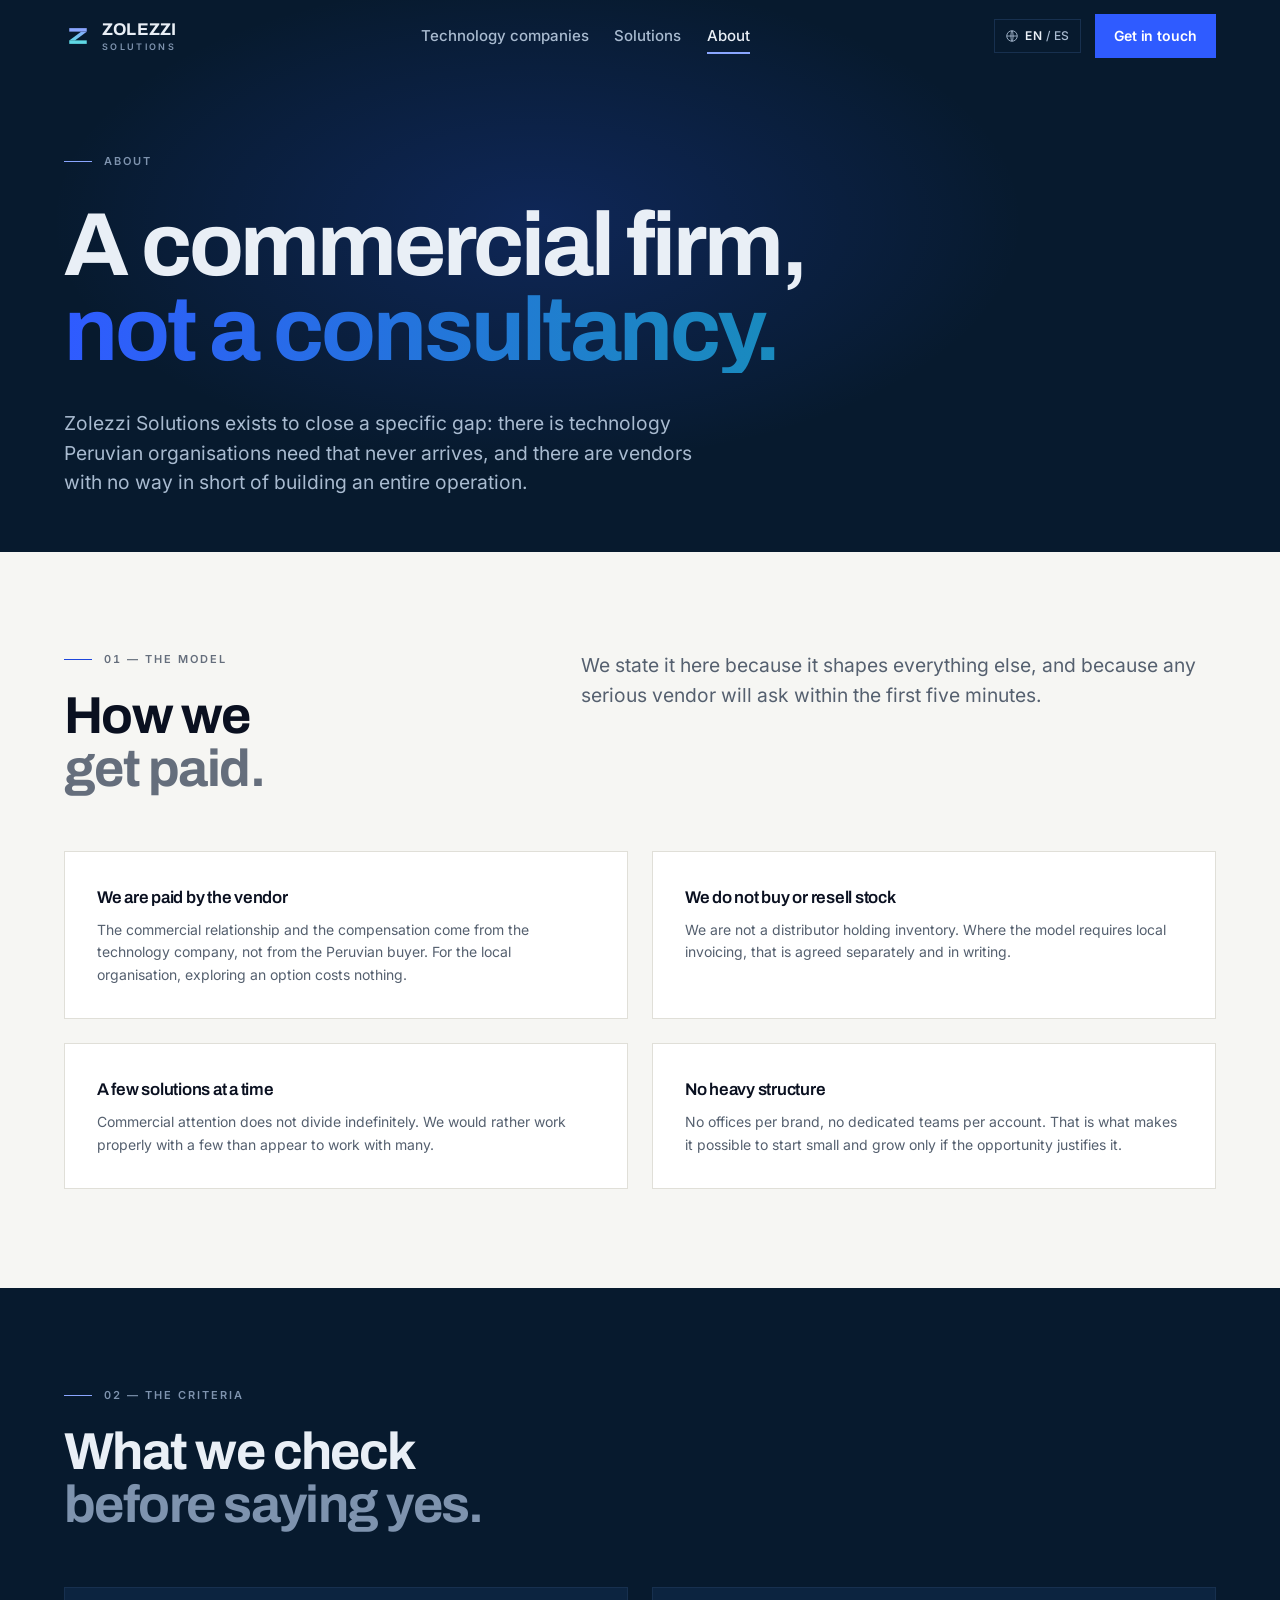
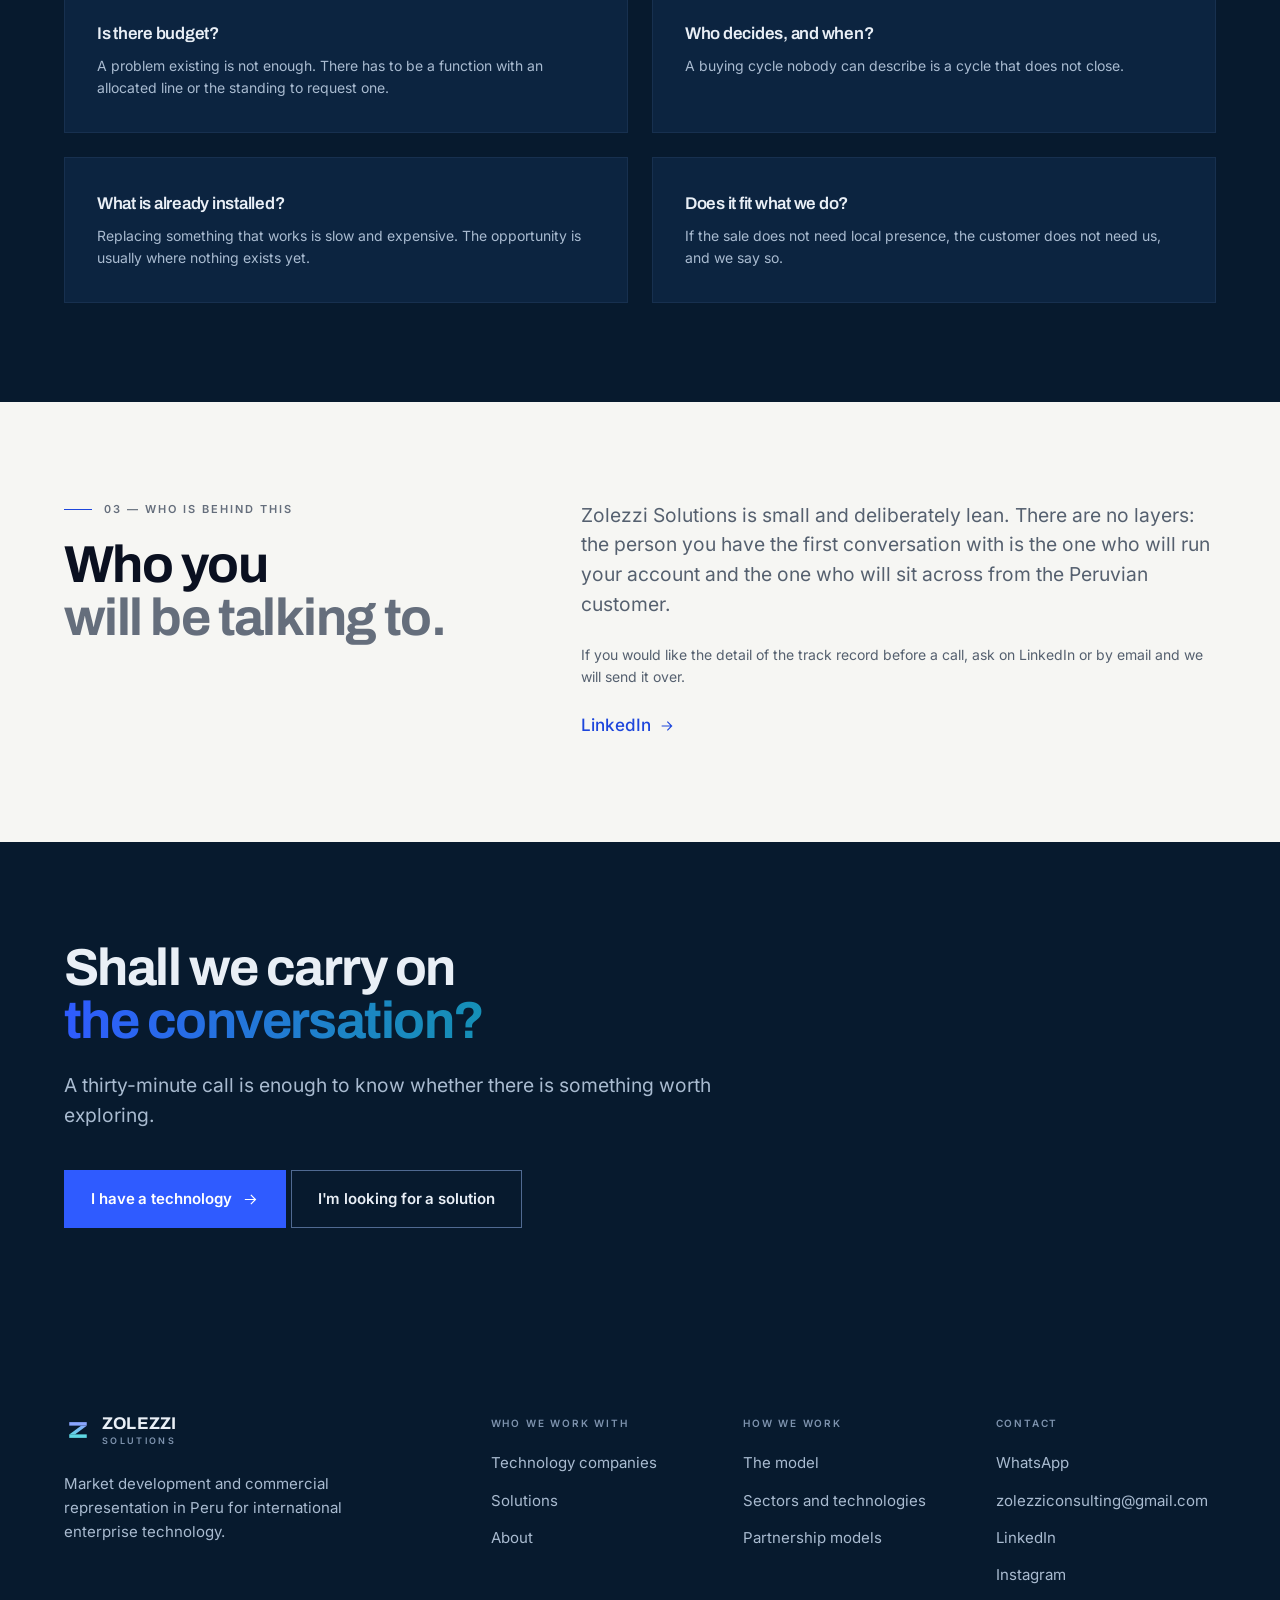
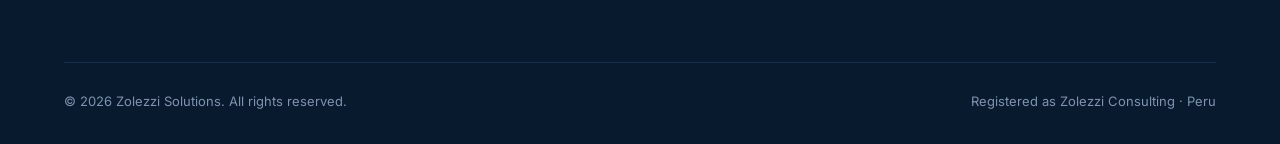
<file: en/about/index.html>
<!DOCTYPE html>
<html lang="en">
<head>
<meta charset="utf-8">
<meta name="viewport" content="width=device-width, initial-scale=1">
<title>About | Zolezzi Solutions</title>
<meta name="description" content="Zolezzi Solutions is a Peruvian market development and commercial representation firm for international enterprise technology. How we work and how we assess an opportunity.">
<meta name="theme-color" content="#071A2E">
<link rel="canonical" href="https://zolezziconsulting.com/en/about/">

<link rel="alternate" hreflang="es" href="https://zolezziconsulting.com/nosotros/">
<link rel="alternate" hreflang="en" href="https://zolezziconsulting.com/en/about/">
<link rel="alternate" hreflang="x-default" href="https://zolezziconsulting.com/nosotros/">

<meta property="og:type" content="website">
<meta property="og:site_name" content="Zolezzi Solutions">
<meta property="og:locale" content="en_US">
<meta property="og:locale:alternate" content="es_PE">
<meta property="og:url" content="https://zolezziconsulting.com/en/about/">
<meta property="og:title" content="About | Zolezzi Solutions">
<meta property="og:description" content="A lean commercial firm connecting international technology with real needs in Peruvian organisations.">
<meta property="og:image" content="https://zolezziconsulting.com/assets/img/og-zs.png">
<meta property="og:image:type" content="image/png">
<meta property="og:image:width" content="1200">
<meta property="og:image:height" content="630">
<meta property="og:image:alt" content="Zolezzi Solutions — global technology, Peruvian market">

<meta name="twitter:card" content="summary_large_image">
<meta name="twitter:title" content="About | Zolezzi Solutions">
<meta name="twitter:description" content="A lean commercial firm connecting international technology with real needs in Peruvian organisations.">
<meta name="twitter:image" content="https://zolezziconsulting.com/assets/img/og-zs.png">

<link rel="icon" href="/favicon.svg" type="image/svg+xml">
<link rel="apple-touch-icon" href="/assets/img/apple-touch-icon.png">
<link rel="manifest" href="/site.webmanifest">

<link rel="preload" href="/assets/fonts/archivo-latin.woff2" as="font" type="font/woff2" crossorigin>
<link rel="preload" href="/assets/fonts/inter-latin.woff2" as="font" type="font/woff2" crossorigin>
<link rel="stylesheet" href="/assets/css/tokens.css?v=25">
<link rel="stylesheet" href="/assets/css/styles.css?v=25">
<!-- Autorizado en la CSP POR HASH, no con 'unsafe-inline'. Las ocho
     páginas llevan exactamente esta línea para que el hash sea único.
     Si se cambia un carácter hay que recalcularlo en _headers. -->
<script>document.documentElement.classList.add('js');</script>
<script src="/assets/js/main.js?v=25" defer></script>

<script type="application/ld+json">
{
  "@context": "https://schema.org",
  "@type": "AboutPage",
  "name": "About | Zolezzi Solutions",
  "description": "Zolezzi Solutions is a Peruvian market development and commercial representation firm for international enterprise technology. How we work and how we assess an opportunity.",
  "mainEntity": {
    "@id": "https://zolezziconsulting.com/#organizacion"
  }
}
</script>
</head>

<body data-menu-open="Open menu" data-menu-close="Close menu">
<a class="skip" href="#contenido">Skip to main content</a>

<svg class="vh" aria-hidden="true" focusable="false" width="0" height="0">
  <defs>
    <symbol id="i-arrow" viewBox="0 0 24 24" fill="none" stroke="currentColor" stroke-width="1.7"><path d="M4 12h15m-6.5-6.5L19 12l-6.5 6.5"/></symbol>
    <symbol id="i-globe" viewBox="0 0 24 24" fill="none" stroke="currentColor" stroke-width="1.5"><circle cx="12" cy="12" r="9"/><path d="M3 12h18M12 3c2.5 2.6 2.5 15.4 0 18M12 3c-2.5 2.6-2.5 15.4 0 18"/></symbol>
    <!-- La marca. Tres piezas: barra global, puente, barra local.
         La diagonal lleva el degradado de la costura y es la única
         pieza que lo lleva: ES el negocio. -->
    <symbol id="i-zs" viewBox="0 0 64 64">
      <rect width="64" height="64" fill="#071A2E"/>
      <path fill="#8AA6FF" d="M12 14h40v8H12z"/>
      <path fill="url(#zs-seam)" d="M52 22 39 22 12 42 25 42z"/>
      <path fill="#5FD8E4" d="M12 42h40v8H12z"/>
    </symbol>
    <linearGradient id="zs-seam" x1="1" y1="0" x2="0" y2="1">
      <stop offset="0" stop-color="#8AA6FF"/>
      <stop offset="1" stop-color="#5FD8E4"/>
    </linearGradient>
  </defs>
</svg>

<header class="hdr" id="hdr">
  <div class="hdr__in">
    
    <a class="brand" href="/en/" aria-label="Zolezzi Solutions, go to homepage">
      <svg class="brand__mark" viewBox="0 0 64 64" aria-hidden="true"><use href="#i-zs"/></svg>
      <span class="brand__txt">
        <span class="brand__name">ZOLEZZI</span>
        <span class="brand__sub">Solutions</span>
      </span>
    </a>
    <nav class="nav" aria-label="Main navigation">
      <a class="nav__link" href="/en/technology-partners/">Technology companies</a>
      <a class="nav__link" href="/en/solutions/">Solutions</a>
      <a class="nav__link is-here" href="/en/about/" aria-current="page">About</a>
    </nav>
    <div class="hdr__end">
      
      <a class="lang" href="/nosotros/" hreflang="es" lang="es"
         aria-label="View this page in Spanish">
        <svg aria-hidden="true"><use href="#i-globe"/></svg>
        <span><b>EN</b> / ES</span>
      </a>
      <a class="btn" href="/en/technology-partners/#form"><span>Get in touch</span></a>
      <button class="burger" id="burger" type="button" aria-label="Open menu" aria-expanded="false" aria-controls="drawer">
        <span></span><span></span>
      </button>
    </div>
  </div>
  <div class="hdr__bar" id="hdr-bar" aria-hidden="true"></div>
</header>

<div class="drawer" id="drawer" hidden>
  <nav class="drawer__nav" aria-label="Mobile navigation">
    <a href="/en/"><span class="drawer__n">01</span>Home</a>
    <a href="/en/technology-partners/"><span class="drawer__n">02</span>Technology companies</a>
    <a href="/en/solutions/"><span class="drawer__n">03</span>Solutions</a>
    <a href="/en/about/"><span class="drawer__n">04</span>About</a>
  </nav>
  <div class="drawer__foot">
    <a class="lnk" href="https://wa.me/51941519053?text=Hello%2C%20I%20would%20like%20information%20about%20your%20services." target="_blank" rel="noopener">WhatsApp</a>
    <a class="lnk" href="https://www.linkedin.com/company/zolezzi-digitalgrowth/" target="_blank" rel="noopener">LinkedIn</a>
    
      <a class="lang" href="/nosotros/" hreflang="es" lang="es"
         aria-label="View this page in Spanish">
        <svg aria-hidden="true"><use href="#i-globe"/></svg>
        <span><b>EN</b> / ES</span>
      </a>
  </div>
</div>

<main id="contenido">

  <section class="deep hero">
    <div class="hero__field" aria-hidden="true"></div>
    <div class="shell hero__in">
      <p class="eyebrow rev">About</p>
      <h1 class="d1 hero__title rev-lines" style="margin-top:clamp(1.25rem,2.5vw,2rem)">
        <span class="rev-line"><span>A commercial firm,</span></span>
        <span class="rev-line"><span class="seam-text">not a consultancy.</span></span>
      </h1>
      <p class="lead hero__lead rev" style="--d:.35s">Zolezzi Solutions exists to close a specific gap: there is technology Peruvian organisations need that never arrives, and there are vendors with no way in short of building an entire operation.</p>
    </div>
  </section>

  <section class="band" aria-labelledby="t-modelo">
    <div class="shell">
      
      <div class="cols cols--head">
        <div>
          <p class="eyebrow rev">01 — The model</p>
          <h2 class="d2 rev-lines" id="t-modelo" style="margin-top:1.25rem">
        <span class="rev-line"><span>How we</span></span>
        <span class="rev-line"><span class="dim">get paid.</span></span>
      </h2>
        </div>
        <p class="lead rev" style="--d:.2s">We state it here because it shapes everything else, and because any serious vendor will ask within the first five minutes.</p>
      </div>
      
      <div class="grid grid--2" style="margin-top:clamp(2.5rem,5vw,3.5rem)">
        <article class="card rev">
          <h3 class="card__k">We are paid by the vendor</h3>
          <p class="card__d">The commercial relationship and the compensation come from the technology company, not from the Peruvian buyer. For the local organisation, exploring an option costs nothing.</p>
        </article>
        <article class="card rev" style="--d:.7s">
          <h3 class="card__k">We do not buy or resell stock</h3>
          <p class="card__d">We are not a distributor holding inventory. Where the model requires local invoicing, that is agreed separately and in writing.</p>
        </article>
        <article class="card rev" style="--d:.14s">
          <h3 class="card__k">A few solutions at a time</h3>
          <p class="card__d">Commercial attention does not divide indefinitely. We would rather work properly with a few than appear to work with many.</p>
        </article>
        <article class="card rev" style="--d:.21s">
          <h3 class="card__k">No heavy structure</h3>
          <p class="card__d">No offices per brand, no dedicated teams per account. That is what makes it possible to start small and grow only if the opportunity justifies it.</p>
        </article>
      </div>
    </div>
  </section>

  <section class="deep band" aria-labelledby="t-criterio">
    <div class="shell">
      
      <p class="eyebrow rev">02 — The criteria</p>
      <h2 class="d2 rev-lines" id="t-criterio" style="margin-top:1.25rem">
        <span class="rev-line"><span>What we check</span></span>
        <span class="rev-line"><span class="dim">before saying yes.</span></span>
      </h2>
      
      <div class="grid grid--2" style="margin-top:clamp(2.5rem,5vw,3.5rem)">
        <article class="card rev">
          <h3 class="card__k">Is there budget?</h3>
          <p class="card__d">A problem existing is not enough. There has to be a function with an allocated line or the standing to request one.</p>
        </article>
        <article class="card rev" style="--d:.7s">
          <h3 class="card__k">Who decides, and when?</h3>
          <p class="card__d">A buying cycle nobody can describe is a cycle that does not close.</p>
        </article>
        <article class="card rev" style="--d:.14s">
          <h3 class="card__k">What is already installed?</h3>
          <p class="card__d">Replacing something that works is slow and expensive. The opportunity is usually where nothing exists yet.</p>
        </article>
        <article class="card rev" style="--d:.21s">
          <h3 class="card__k">Does it fit what we do?</h3>
          <p class="card__d">If the sale does not need local presence, the customer does not need us, and we say so.</p>
        </article>
      </div>
    </div>
  </section>

  <!-- Bloque de perfil. Dice algo verdadero —que el trato es
       directo— y no inventa trayectoria, años, cargos ni formación.
       Se rellena cuando haya biografía real. -->
  <section class="band" aria-labelledby="t-perfil">
    <div class="shell">
      <div class="cols cols--head">
        <div>
          <p class="eyebrow rev">03 — Who is behind this</p>
          <h2 class="d2 rev-lines" id="t-perfil" style="margin-top:1.25rem">
        <span class="rev-line"><span>Who you</span></span>
        <span class="rev-line"><span class="dim">will be talking to.</span></span>
      </h2>
        </div>
        <div class="rev" style="--d:.2s">
          <p class="lead">Zolezzi Solutions is small and deliberately lean. There are no layers: the person you have the first conversation with is the one who will run your account and the one who will sit across from the Peruvian customer.</p>
          <p class="small" style="margin-top:1.5rem">If you would like the detail of the track record before a call, ask on LinkedIn or by email and we will send it over.</p>
          <p style="margin-top:1.5rem">
            <a class="lnk" href="https://www.linkedin.com/company/zolezzi-digitalgrowth/" target="_blank" rel="noopener">LinkedIn<svg aria-hidden="true"><use href="#i-arrow"/></svg></a>
          </p>
        </div>
      </div>
    </div>
  </section>

  <section class="deep band" aria-labelledby="t-cta">
    <div class="shell">
      <h2 class="d2 rev-lines" id="t-cta" style="max-width:18ch">
        <span class="rev-line"><span>Shall we carry on</span></span>
        <span class="rev-line"><span class="seam-text">the conversation?</span></span>
      </h2>
      <p class="lead rev" style="--d:.2s; margin-top:1.5rem">A thirty-minute call is enough to know whether there is something worth exploring.</p>
      <div class="hero__cta rev" style="--d:.3s; margin-top:clamp(2rem,4vw,2.5rem)">
        <a class="btn" href="/en/technology-partners/#form"><span>I have a technology</span><svg aria-hidden="true"><use href="#i-arrow"/></svg></a>
        <a class="btn btn--ghost" href="/en/solutions/#form"><span>I'm looking for a solution</span></a>
      </div>
    </div>
  </section>
</main>

<footer class="deep ftr">
  <div class="shell">
    <div class="ftr__top">
      <div>
        
    <a class="brand" href="/en/" aria-label="Zolezzi Solutions, go to homepage">
      <svg class="brand__mark" viewBox="0 0 64 64" aria-hidden="true"><use href="#i-zs"/></svg>
      <span class="brand__txt">
        <span class="brand__name">ZOLEZZI</span>
        <span class="brand__sub">Solutions</span>
      </span>
    </a>
        <p class="ftr__claim">Market development and commercial representation in Peru for international enterprise technology.</p>
      </div>

      <nav class="ftr__cols" aria-label="Footer">
        <div class="ftr__col">
          <h2>Who we work with</h2>
          <ul>
            <li><a href="/en/technology-partners/">Technology companies</a></li>
            <li><a href="/en/solutions/">Solutions</a></li>
            <li><a href="/en/about/">About</a></li>
          </ul>
        </div>
        <div class="ftr__col">
          <h2>How we work</h2>
          <ul>
            <li><a href="/en/#modelo">The model</a></li>
            <li><a href="/en/#alcance">Sectors and technologies</a></li>
            <li><a href="/en/technology-partners/#colaboracion">Partnership models</a></li>
          </ul>
        </div>
        <div class="ftr__col ftr__col--wide">
          <h2>Contact</h2>
          <ul>
            <li><a href="https://wa.me/51941519053?text=Hello%2C%20I%20would%20like%20information%20about%20your%20services." target="_blank" rel="noopener">WhatsApp</a></li>
            <li><a class="ftr__mail" href="mailto:zolezziconsulting@gmail.com">zolezziconsulting@gmail.com</a></li>
            <li><a href="https://www.linkedin.com/company/zolezzi-digitalgrowth/" target="_blank" rel="noopener">LinkedIn</a></li>
            <li><a href="https://www.instagram.com/zolezziconsulting/" target="_blank" rel="noopener">Instagram</a></li>
          </ul>
        </div>
      </nav>
    </div>

    <div class="ftr__bot">
      <p>&copy; <span id="year">2026</span> Zolezzi Solutions. All rights reserved.</p>
      <p>Registered as Zolezzi Consulting · Peru</p>
    </div>
  </div>
</footer>

</body>
</html>
</file>
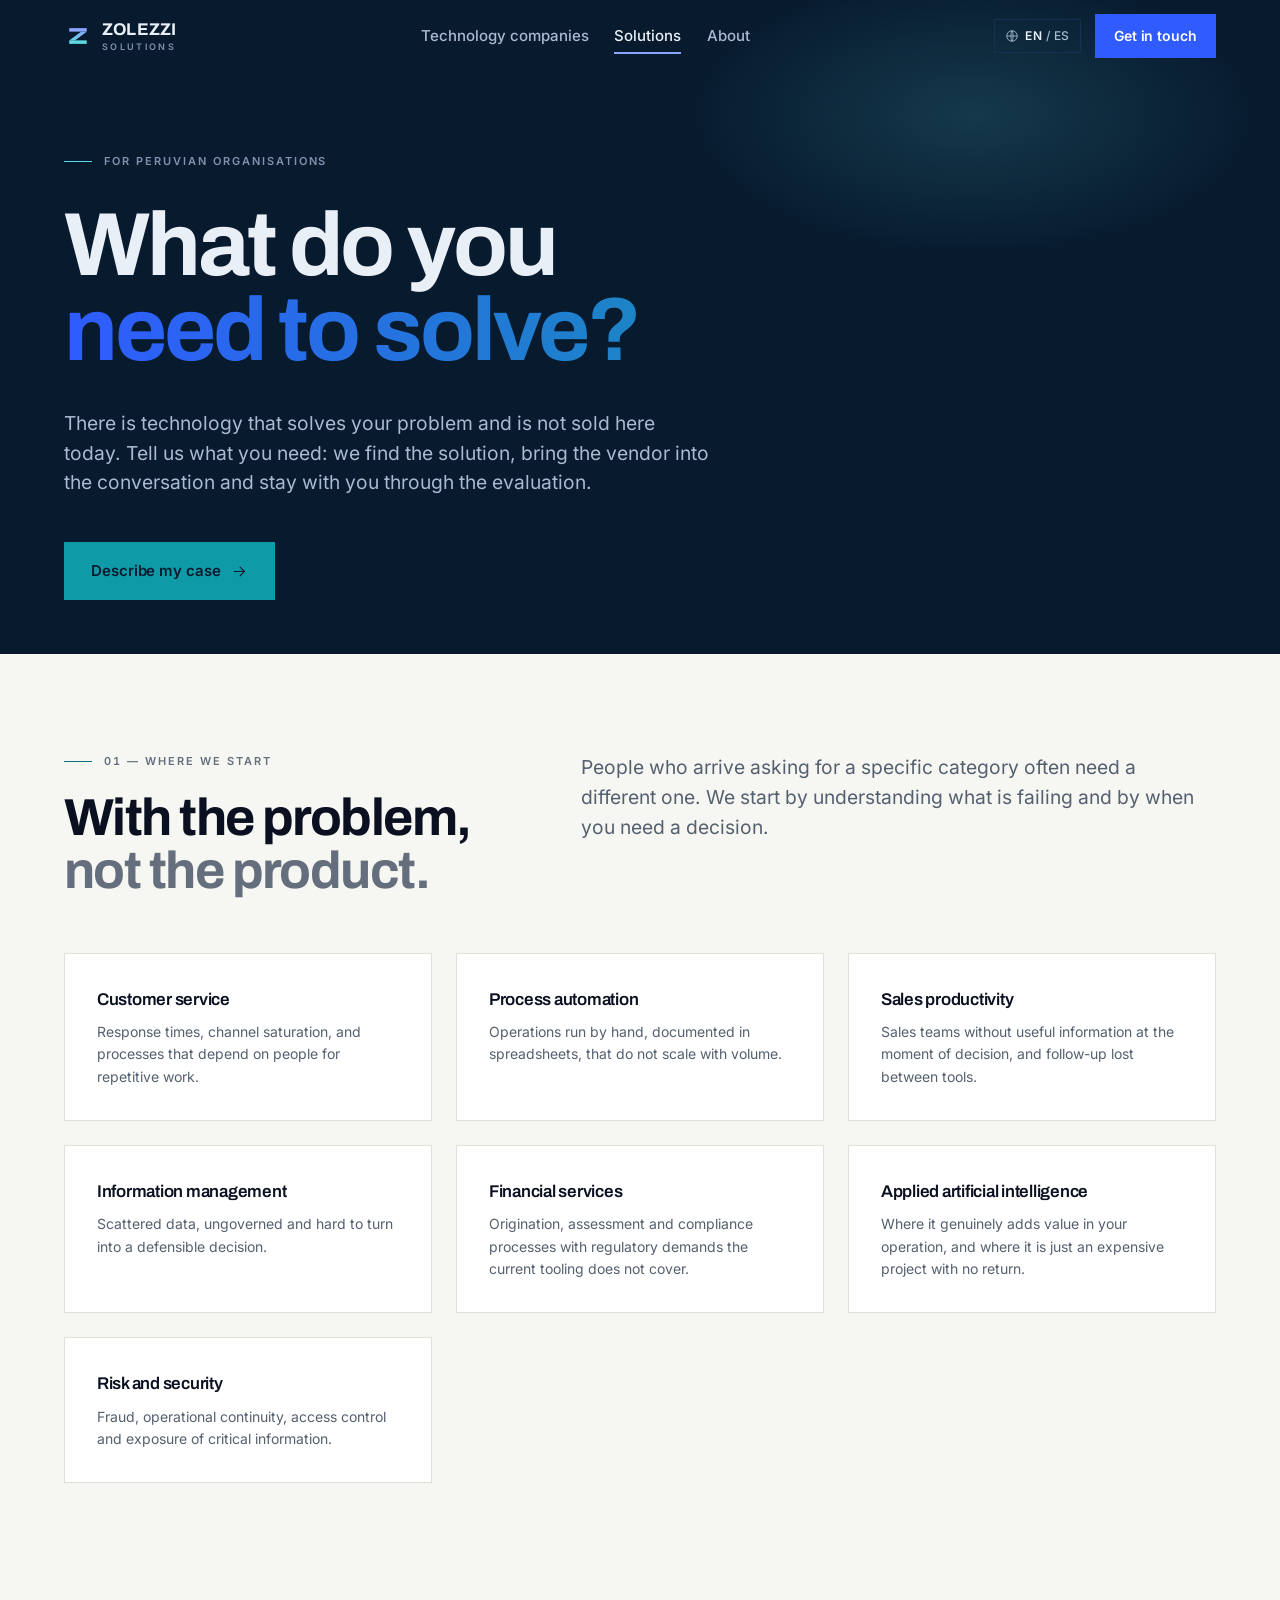
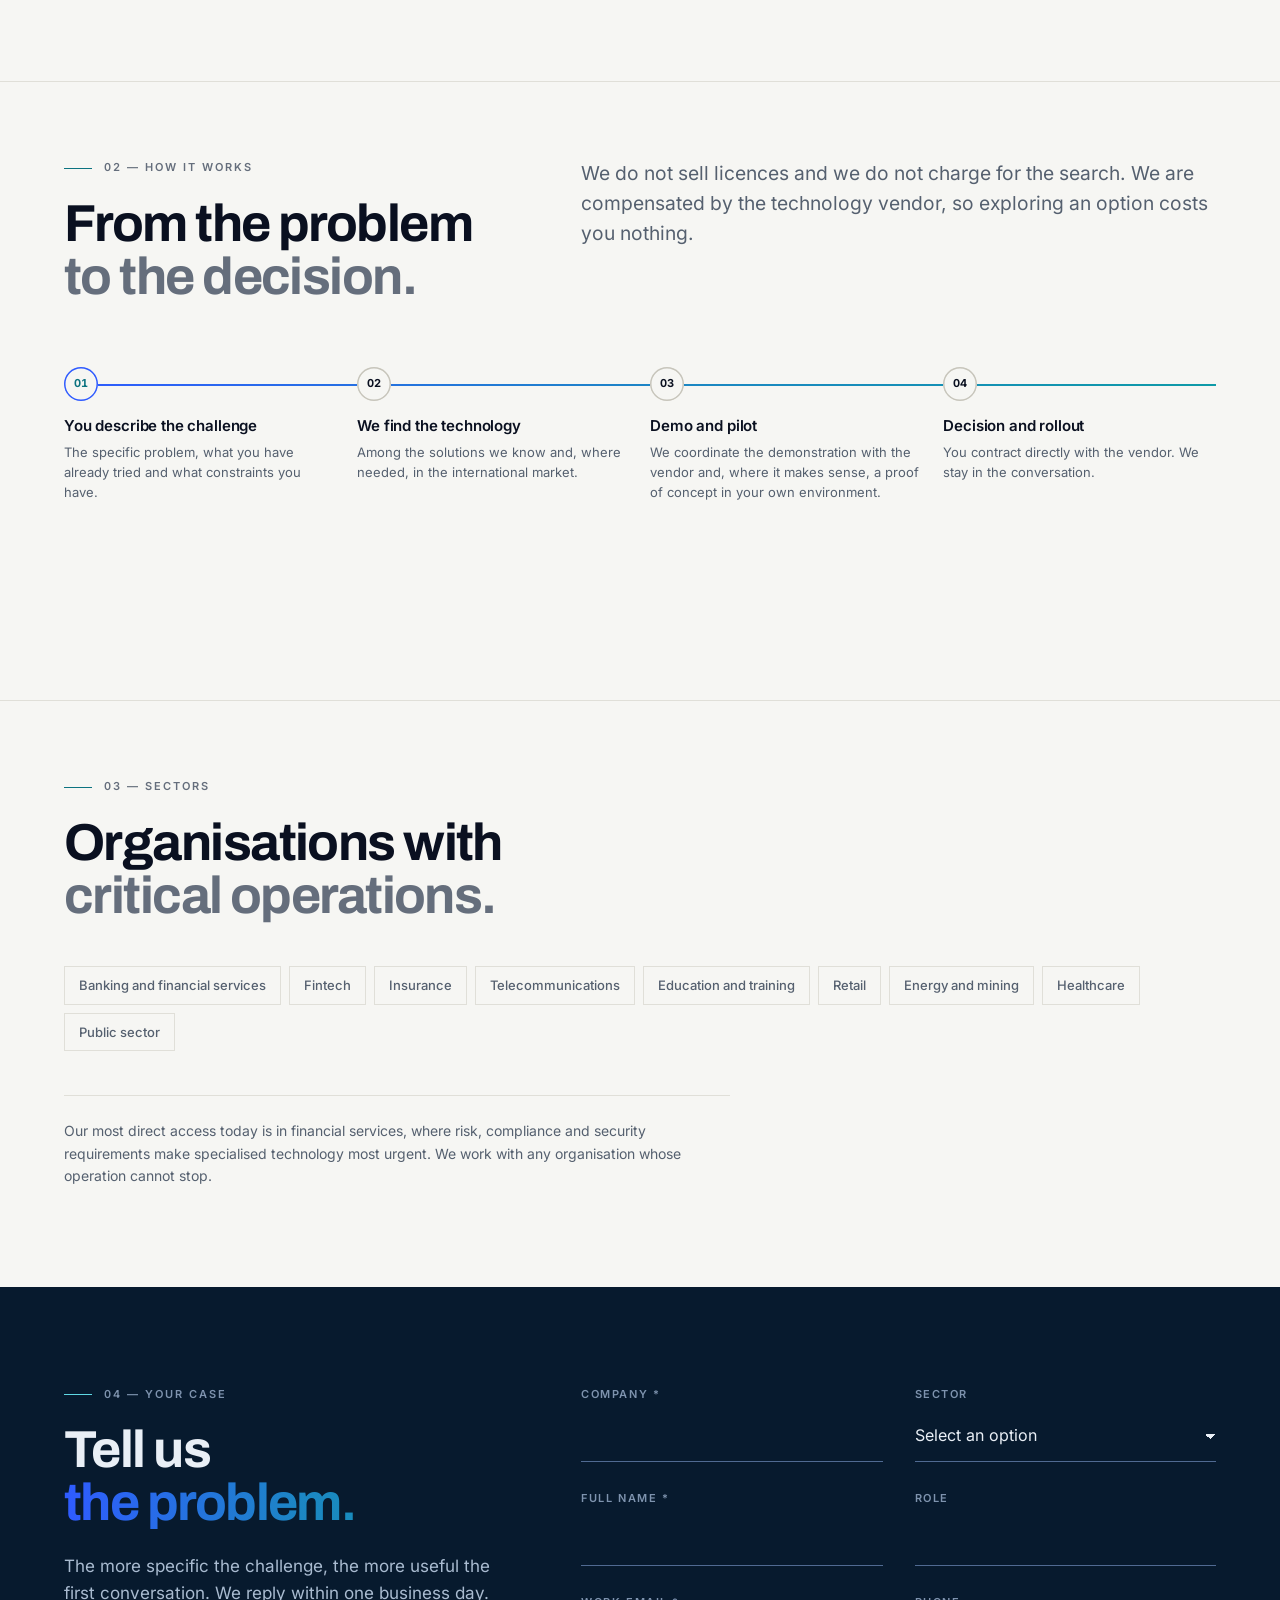
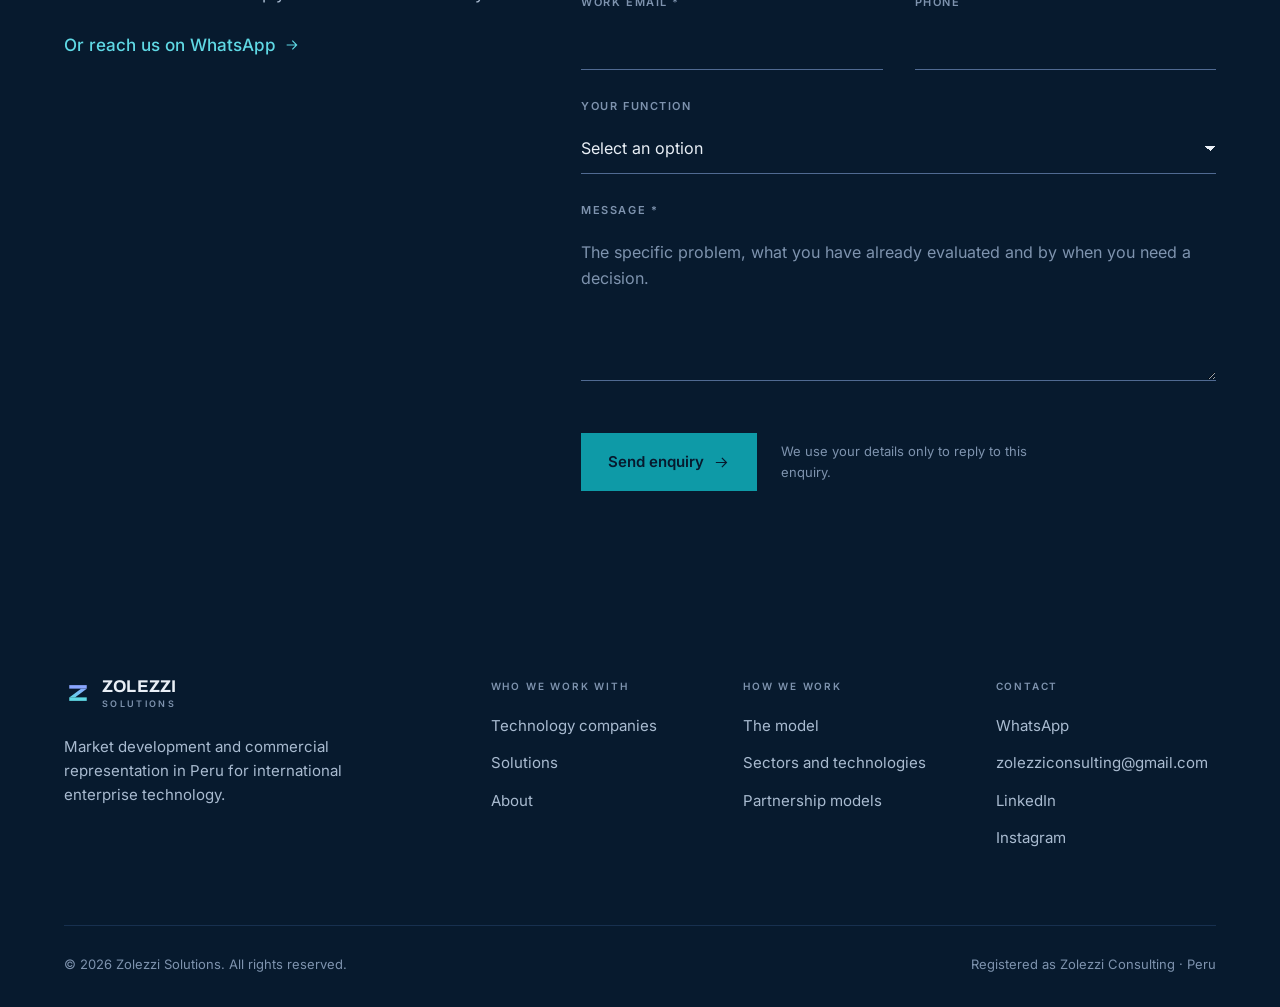
<file: en/solutions/index.html>
<!DOCTYPE html>
<html lang="en">
<head>
<meta charset="utf-8">
<meta name="viewport" content="width=device-width, initial-scale=1">
<title>Enterprise technology solutions in Peru | Zolezzi Solutions</title>
<meta name="description" content="Tell us what you need to solve — customer service, automation, data, risk or security — and we find the right technology, local or international, and bring the vendor into the conversation.">
<meta name="theme-color" content="#071A2E">
<link rel="canonical" href="https://zolezziconsulting.com/en/solutions/">

<link rel="alternate" hreflang="es" href="https://zolezziconsulting.com/soluciones/">
<link rel="alternate" hreflang="en" href="https://zolezziconsulting.com/en/solutions/">
<link rel="alternate" hreflang="x-default" href="https://zolezziconsulting.com/soluciones/">

<meta property="og:type" content="website">
<meta property="og:site_name" content="Zolezzi Solutions">
<meta property="og:locale" content="en_US">
<meta property="og:locale:alternate" content="es_PE">
<meta property="og:url" content="https://zolezziconsulting.com/en/solutions/">
<meta property="og:title" content="What do you need to solve?">
<meta property="og:description" content="We help you find the technology that solves your problem and bring the vendor to the table.">
<meta property="og:image" content="https://zolezziconsulting.com/assets/img/og-zs.png">
<meta property="og:image:type" content="image/png">
<meta property="og:image:width" content="1200">
<meta property="og:image:height" content="630">
<meta property="og:image:alt" content="Zolezzi Solutions — global technology, Peruvian market">

<meta name="twitter:card" content="summary_large_image">
<meta name="twitter:title" content="What do you need to solve?">
<meta name="twitter:description" content="We help you find the technology that solves your problem and bring the vendor to the table.">
<meta name="twitter:image" content="https://zolezziconsulting.com/assets/img/og-zs.png">

<link rel="icon" href="/favicon.svg" type="image/svg+xml">
<link rel="apple-touch-icon" href="/assets/img/apple-touch-icon.png">
<link rel="manifest" href="/site.webmanifest">

<link rel="preload" href="/assets/fonts/archivo-latin.woff2" as="font" type="font/woff2" crossorigin>
<link rel="preload" href="/assets/fonts/inter-latin.woff2" as="font" type="font/woff2" crossorigin>
<link rel="stylesheet" href="/assets/css/tokens.css?v=25">
<link rel="stylesheet" href="/assets/css/styles.css?v=25">
<!-- Autorizado en la CSP POR HASH, no con 'unsafe-inline'. Las ocho
     páginas llevan exactamente esta línea para que el hash sea único.
     Si se cambia un carácter hay que recalcularlo en _headers. -->
<script>document.documentElement.classList.add('js');</script>
<script src="/assets/js/main.js?v=25" defer></script>

<script type="application/ld+json">
{
  "@context": "https://schema.org",
  "@type": "Service",
  "name": "Enterprise technology sourcing and access",
  "serviceType": "Technology sourcing",
  "description": "Tell us what you need to solve — customer service, automation, data, risk or security — and we find the right technology, local or international, and bring the vendor into the conversation.",
  "areaServed": {
    "@type": "Country",
    "name": "Peru"
  },
  "provider": {
    "@id": "https://zolezziconsulting.com/#organizacion"
  },
  "audience": {
    "@type": "BusinessAudience",
    "audienceType": "Peruvian companies and institutions"
  },
  "availableLanguage": [
    "es",
    "en"
  ]
}
</script>
</head>

<body data-menu-open="Open menu" data-menu-close="Close menu">
<a class="skip" href="#contenido">Skip to main content</a>

<svg class="vh" aria-hidden="true" focusable="false" width="0" height="0">
  <defs>
    <symbol id="i-arrow" viewBox="0 0 24 24" fill="none" stroke="currentColor" stroke-width="1.7"><path d="M4 12h15m-6.5-6.5L19 12l-6.5 6.5"/></symbol>
    <symbol id="i-globe" viewBox="0 0 24 24" fill="none" stroke="currentColor" stroke-width="1.5"><circle cx="12" cy="12" r="9"/><path d="M3 12h18M12 3c2.5 2.6 2.5 15.4 0 18M12 3c-2.5 2.6-2.5 15.4 0 18"/></symbol>
    <!-- La marca. Tres piezas: barra global, puente, barra local.
         La diagonal lleva el degradado de la costura y es la única
         pieza que lo lleva: ES el negocio. -->
    <symbol id="i-zs" viewBox="0 0 64 64">
      <rect width="64" height="64" fill="#071A2E"/>
      <path fill="#8AA6FF" d="M12 14h40v8H12z"/>
      <path fill="url(#zs-seam)" d="M52 22 39 22 12 42 25 42z"/>
      <path fill="#5FD8E4" d="M12 42h40v8H12z"/>
    </symbol>
    <linearGradient id="zs-seam" x1="1" y1="0" x2="0" y2="1">
      <stop offset="0" stop-color="#8AA6FF"/>
      <stop offset="1" stop-color="#5FD8E4"/>
    </linearGradient>
  </defs>
</svg>

<header class="hdr" id="hdr">
  <div class="hdr__in">
    
    <a class="brand" href="/en/" aria-label="Zolezzi Solutions, go to homepage">
      <svg class="brand__mark" viewBox="0 0 64 64" aria-hidden="true"><use href="#i-zs"/></svg>
      <span class="brand__txt">
        <span class="brand__name">ZOLEZZI</span>
        <span class="brand__sub">Solutions</span>
      </span>
    </a>
    <nav class="nav" aria-label="Main navigation">
      <a class="nav__link" href="/en/technology-partners/">Technology companies</a>
      <a class="nav__link is-here" href="/en/solutions/" aria-current="page">Solutions</a>
      <a class="nav__link" href="/en/about/">About</a>
    </nav>
    <div class="hdr__end">
      
      <a class="lang" href="/soluciones/" hreflang="es" lang="es"
         aria-label="View this page in Spanish">
        <svg aria-hidden="true"><use href="#i-globe"/></svg>
        <span><b>EN</b> / ES</span>
      </a>
      <a class="btn" href="/en/technology-partners/#form"><span>Get in touch</span></a>
      <button class="burger" id="burger" type="button" aria-label="Open menu" aria-expanded="false" aria-controls="drawer">
        <span></span><span></span>
      </button>
    </div>
  </div>
  <div class="hdr__bar" id="hdr-bar" aria-hidden="true"></div>
</header>

<div class="drawer" id="drawer" hidden>
  <nav class="drawer__nav" aria-label="Mobile navigation">
    <a href="/en/"><span class="drawer__n">01</span>Home</a>
    <a href="/en/technology-partners/"><span class="drawer__n">02</span>Technology companies</a>
    <a href="/en/solutions/"><span class="drawer__n">03</span>Solutions</a>
    <a href="/en/about/"><span class="drawer__n">04</span>About</a>
  </nav>
  <div class="drawer__foot">
    <a class="lnk" href="https://wa.me/51941519053?text=Hello%2C%20I%20would%20like%20information%20about%20your%20services." target="_blank" rel="noopener">WhatsApp</a>
    <a class="lnk" href="https://www.linkedin.com/company/zolezzi-digitalgrowth/" target="_blank" rel="noopener">LinkedIn</a>
    
      <a class="lang" href="/soluciones/" hreflang="es" lang="es"
         aria-label="View this page in Spanish">
        <svg aria-hidden="true"><use href="#i-globe"/></svg>
        <span><b>EN</b> / ES</span>
      </a>
  </div>
</div>

<main id="contenido">

  <!-- Mismo lienzo de marca que la otra página, pero con «local»:
       el acento pasa a turquesa y el visitante peruano reconoce que
       está en su lado del sitio sin que nadie se lo diga. -->
  <section class="deep local hero">
    <div class="hero__field hero__field--warm" aria-hidden="true" style="bottom:auto;top:-12%;right:-6%"></div>
    <div class="shell hero__in">
      <p class="eyebrow rev">For Peruvian organisations</p>
      <h1 class="d1 hero__title rev-lines" style="margin-top:clamp(1.25rem,2.5vw,2rem)">
        <span class="rev-line"><span>What do you</span></span>
        <span class="rev-line"><span class="seam-text">need to solve?</span></span>
      </h1>
      <p class="lead hero__lead rev" style="--d:.35s">There is technology that solves your problem and is not sold here today. Tell us what you need: we find the solution, bring the vendor into the conversation and stay with you through the evaluation.</p>
      <p class="rev" style="--d:.5s; margin-top:clamp(2rem,4vw,2.75rem)">
        <a class="btn" href="#form"><span>Describe my case</span><svg aria-hidden="true"><use href="#i-arrow"/></svg></a>
      </p>
    </div>
  </section>

  <section class="local band" aria-labelledby="t-problemas">
    <div class="shell">
      
      <div class="cols cols--head">
        <div>
          <p class="eyebrow rev">01 — Where we start</p>
          <h2 class="d2 rev-lines" id="t-problemas" style="margin-top:1.25rem">
        <span class="rev-line"><span>With the problem,</span></span>
        <span class="rev-line"><span class="dim">not the product.</span></span>
      </h2>
        </div>
        <p class="lead rev" style="--d:.2s">People who arrive asking for a specific category often need a different one. We start by understanding what is failing and by when you need a decision.</p>
      </div>
      
      <div class="grid grid--3" style="margin-top:clamp(2.5rem,5vw,3.5rem)">
        <article class="card rev">
          <h3 class="card__k">Customer service</h3>
          <p class="card__d">Response times, channel saturation, and processes that depend on people for repetitive work.</p>
        </article>
        <article class="card rev" style="--d:.7s">
          <h3 class="card__k">Process automation</h3>
          <p class="card__d">Operations run by hand, documented in spreadsheets, that do not scale with volume.</p>
        </article>
        <article class="card rev" style="--d:.14s">
          <h3 class="card__k">Sales productivity</h3>
          <p class="card__d">Sales teams without useful information at the moment of decision, and follow-up lost between tools.</p>
        </article>
        <article class="card rev" style="--d:.21s">
          <h3 class="card__k">Information management</h3>
          <p class="card__d">Scattered data, ungoverned and hard to turn into a defensible decision.</p>
        </article>
        <article class="card rev" style="--d:.28s">
          <h3 class="card__k">Financial services</h3>
          <p class="card__d">Origination, assessment and compliance processes with regulatory demands the current tooling does not cover.</p>
        </article>
        <article class="card rev" style="--d:.35s">
          <h3 class="card__k">Applied artificial intelligence</h3>
          <p class="card__d">Where it genuinely adds value in your operation, and where it is just an expensive project with no return.</p>
        </article>
        <article class="card rev" style="--d:.42s">
          <h3 class="card__k">Risk and security</h3>
          <p class="card__d">Fraud, operational continuity, access control and exposure of critical information.</p>
        </article>
      </div>
    </div>
  </section>

  <section class="local band" aria-labelledby="t-como">
    <div class="shell" style="border-top:1px solid var(--rule); padding-top:clamp(3rem,6vw,5rem)">
      
      <div class="cols cols--head">
        <div>
          <p class="eyebrow rev">02 — How it works</p>
          <h2 class="d2 rev-lines" id="t-como" style="margin-top:1.25rem">
        <span class="rev-line"><span>From the problem</span></span>
        <span class="rev-line"><span class="dim">to the decision.</span></span>
      </h2>
        </div>
        <p class="lead rev" style="--d:.2s">We do not sell licences and we do not charge for the search. We are compensated by the technology vendor, so exploring an option costs you nothing.</p>
      </div>
      
      <div class="flow">
        <div class="flow__rail" aria-hidden="true"></div>
        <ol class="flow__steps flow__steps--4">
          <li class="flow__i">
            <div class="flow__dot" aria-hidden="true">01</div>
            <h3 class="flow__t">You describe the challenge</h3>
            <p class="flow__d">The specific problem, what you have already tried and what constraints you have.</p>
          </li>
          <li class="flow__i" style="--d:.1s">
            <div class="flow__dot" aria-hidden="true">02</div>
            <h3 class="flow__t">We find the technology</h3>
            <p class="flow__d">Among the solutions we know and, where needed, in the international market.</p>
          </li>
          <li class="flow__i" style="--d:.2s">
            <div class="flow__dot" aria-hidden="true">03</div>
            <h3 class="flow__t">Demo and pilot</h3>
            <p class="flow__d">We coordinate the demonstration with the vendor and, where it makes sense, a proof of concept in your own environment.</p>
          </li>
          <li class="flow__i" style="--d:.3s">
            <div class="flow__dot" aria-hidden="true">04</div>
            <h3 class="flow__t">Decision and rollout</h3>
            <p class="flow__d">You contract directly with the vendor. We stay in the conversation.</p>
          </li>
        </ol>
      </div>
    </div>
  </section>

  <section class="local band" aria-labelledby="t-sectores">
    <div class="shell" style="border-top:1px solid var(--rule); padding-top:clamp(3rem,6vw,5rem)">
      
      <p class="eyebrow rev">03 — Sectors</p>
      <h2 class="d2 rev-lines" id="t-sectores" style="margin-top:1.25rem">
        <span class="rev-line"><span>Organisations with</span></span>
        <span class="rev-line"><span class="dim">critical operations.</span></span>
      </h2>
      <div class="rev" style="--d:.15s; margin-top:clamp(2rem,4vw,2.75rem)">
        <ul class="tags">
            <li>Banking and financial services</li>
            <li>Fintech</li>
            <li>Insurance</li>
            <li>Telecommunications</li>
            <li>Education and training</li>
            <li>Retail</li>
            <li>Energy and mining</li>
            <li>Healthcare</li>
            <li>Public sector</li>
          </ul>
      </div>
      <p class="small rev" style="--d:.25s; margin-top:clamp(2rem,4vw,2.75rem); max-width:74ch; padding-top:1.5rem; border-top:1px solid var(--rule)">Our most direct access today is in financial services, where risk, compliance and security requirements make specialised technology most urgent. We work with any organisation whose operation cannot stop.</p>
    </div>
  </section>

  <section class="deep local band" id="form" aria-labelledby="t-form">
    <div class="shell">
      <div class="cols cols--head">
        <div>
          <p class="eyebrow rev">04 — Your case</p>
          <h2 class="d2 rev-lines" id="t-form" style="margin-top:1.25rem">
        <span class="rev-line"><span>Tell us</span></span>
        <span class="rev-line"><span class="seam-text">the problem.</span></span>
      </h2>
          <p class="body rev" style="--d:.2s; margin-top:1.5rem">The more specific the challenge, the more useful the first conversation. We reply within one business day.</p>
          <p class="rev" style="--d:.3s; margin-top:1.5rem">
            <a class="lnk" href="https://wa.me/51941519053?text=Hello%2C%20I%20would%20like%20information%20about%20your%20services." target="_blank" rel="noopener">Or reach us on WhatsApp<svg aria-hidden="true"><use href="#i-arrow"/></svg></a>
          </p>
        </div>
        
        <form class="form rev" id="form" data-contact action="/api/contact" method="POST" novalidate style="--d:.2s">
          <input type="hidden" name="tipo" value="Solution enquiry">
          <div class="form__row">
            <div class="f">
              <label for="f-empresa">Company <span aria-hidden="true">*</span></label>
              <input id="f-empresa" name="empresa" type="text" autocomplete="organization" required aria-describedby="e-empresa">
              <p class="err" id="e-empresa" hidden>Please tell us your company name.</p>
            </div>
            <div class="f">
              <label for="f-sector">Sector</label>
              <select id="f-sector" name="sector">
                <option value="">Select an option</option>
                <option>Banking and financial services</option>
                <option>Fintech</option>
                <option>Insurance</option>
                <option>Telecommunications</option>
                <option>Education and training</option>
                <option>Retail</option>
                <option>Energy and mining</option>
                <option>Healthcare</option>
                <option>Public sector</option>
                <option>Other</option>
              </select>
            </div>
          </div>
          <div class="form__row">
            <div class="f">
              <label for="f-nombre">Full name <span aria-hidden="true">*</span></label>
              <input id="f-nombre" name="nombre" type="text" autocomplete="name" required aria-describedby="e-nombre">
              <p class="err" id="e-nombre" hidden>Please tell us your name.</p>
            </div>
            <div class="f">
              <label for="f-cargo">Role</label>
              <input id="f-cargo" name="cargo" type="text" autocomplete="organization-title">
              
            </div>
          </div>
          <div class="form__row">
            <div class="f">
              <label for="f-email">Work email <span aria-hidden="true">*</span></label>
              <input id="f-email" name="email" type="email" autocomplete="email" required aria-describedby="e-email">
              <p class="err" id="e-email" hidden>Please enter a valid email, for example name@company.com.</p>
            </div>
            <div class="f">
              <label for="f-tel">Phone</label>
              <input id="f-tel" name="telefono" type="tel" autocomplete="tel" inputmode="tel">
              
            </div>
          </div>

            <div class="f">
              <label for="f-area">Your function</label>
              <select id="f-area" name="area">
                <option value="">Select an option</option>
                <option>Technology / IT</option>
                <option>Information security</option>
                <option>Risk</option>
                <option>Compliance</option>
                <option>Operations</option>
                <option>Commercial</option>
                <option>Finance</option>
                <option>Executive</option>
                <option>Other</option>
              </select>
            </div>

          <div class="f">
            <label for="f-msg">Message <span aria-hidden="true">*</span></label>
            <textarea id="f-msg" name="mensaje" rows="5" required aria-describedby="e-mensaje" placeholder="The specific problem, what you have already evaluated and by when you need a decision."></textarea>
            <p class="err" id="e-mensaje" hidden>Please tell us briefly what this is about.</p>
          </div>

          <div class="hp" aria-hidden="true">
            <label for="f-gotcha">Do not fill in</label>
            <input id="f-gotcha" name="_gotcha" type="text" tabindex="-1" autocomplete="off">
          </div>

          <div class="form__foot">
            <button class="btn" id="submit" type="submit"><span id="submit-t">Send enquiry</span><svg aria-hidden="true"><use href="#i-arrow"/></svg></button>
            <p class="form__fine">We use your details only to reply to this enquiry.</p>
          </div>

          <p class="form__msg" id="form-msg" role="status" hidden
             data-ok="Thank you. We have received your message and will reply within one business day." data-error="We could not send your message. Please try again or reach us on WhatsApp." data-revisar="Please check the highlighted fields before sending." data-enviando="Sending…"></p>
        </form>
      </div>
    </div>
  </section>
</main>

<footer class="deep ftr">
  <div class="shell">
    <div class="ftr__top">
      <div>
        
    <a class="brand" href="/en/" aria-label="Zolezzi Solutions, go to homepage">
      <svg class="brand__mark" viewBox="0 0 64 64" aria-hidden="true"><use href="#i-zs"/></svg>
      <span class="brand__txt">
        <span class="brand__name">ZOLEZZI</span>
        <span class="brand__sub">Solutions</span>
      </span>
    </a>
        <p class="ftr__claim">Market development and commercial representation in Peru for international enterprise technology.</p>
      </div>

      <nav class="ftr__cols" aria-label="Footer">
        <div class="ftr__col">
          <h2>Who we work with</h2>
          <ul>
            <li><a href="/en/technology-partners/">Technology companies</a></li>
            <li><a href="/en/solutions/">Solutions</a></li>
            <li><a href="/en/about/">About</a></li>
          </ul>
        </div>
        <div class="ftr__col">
          <h2>How we work</h2>
          <ul>
            <li><a href="/en/#modelo">The model</a></li>
            <li><a href="/en/#alcance">Sectors and technologies</a></li>
            <li><a href="/en/technology-partners/#colaboracion">Partnership models</a></li>
          </ul>
        </div>
        <div class="ftr__col ftr__col--wide">
          <h2>Contact</h2>
          <ul>
            <li><a href="https://wa.me/51941519053?text=Hello%2C%20I%20would%20like%20information%20about%20your%20services." target="_blank" rel="noopener">WhatsApp</a></li>
            <li><a class="ftr__mail" href="mailto:zolezziconsulting@gmail.com">zolezziconsulting@gmail.com</a></li>
            <li><a href="https://www.linkedin.com/company/zolezzi-digitalgrowth/" target="_blank" rel="noopener">LinkedIn</a></li>
            <li><a href="https://www.instagram.com/zolezziconsulting/" target="_blank" rel="noopener">Instagram</a></li>
          </ul>
        </div>
      </nav>
    </div>

    <div class="ftr__bot">
      <p>&copy; <span id="year">2026</span> Zolezzi Solutions. All rights reserved.</p>
      <p>Registered as Zolezzi Consulting · Peru</p>
    </div>
  </div>
</footer>

</body>
</html>
</file>
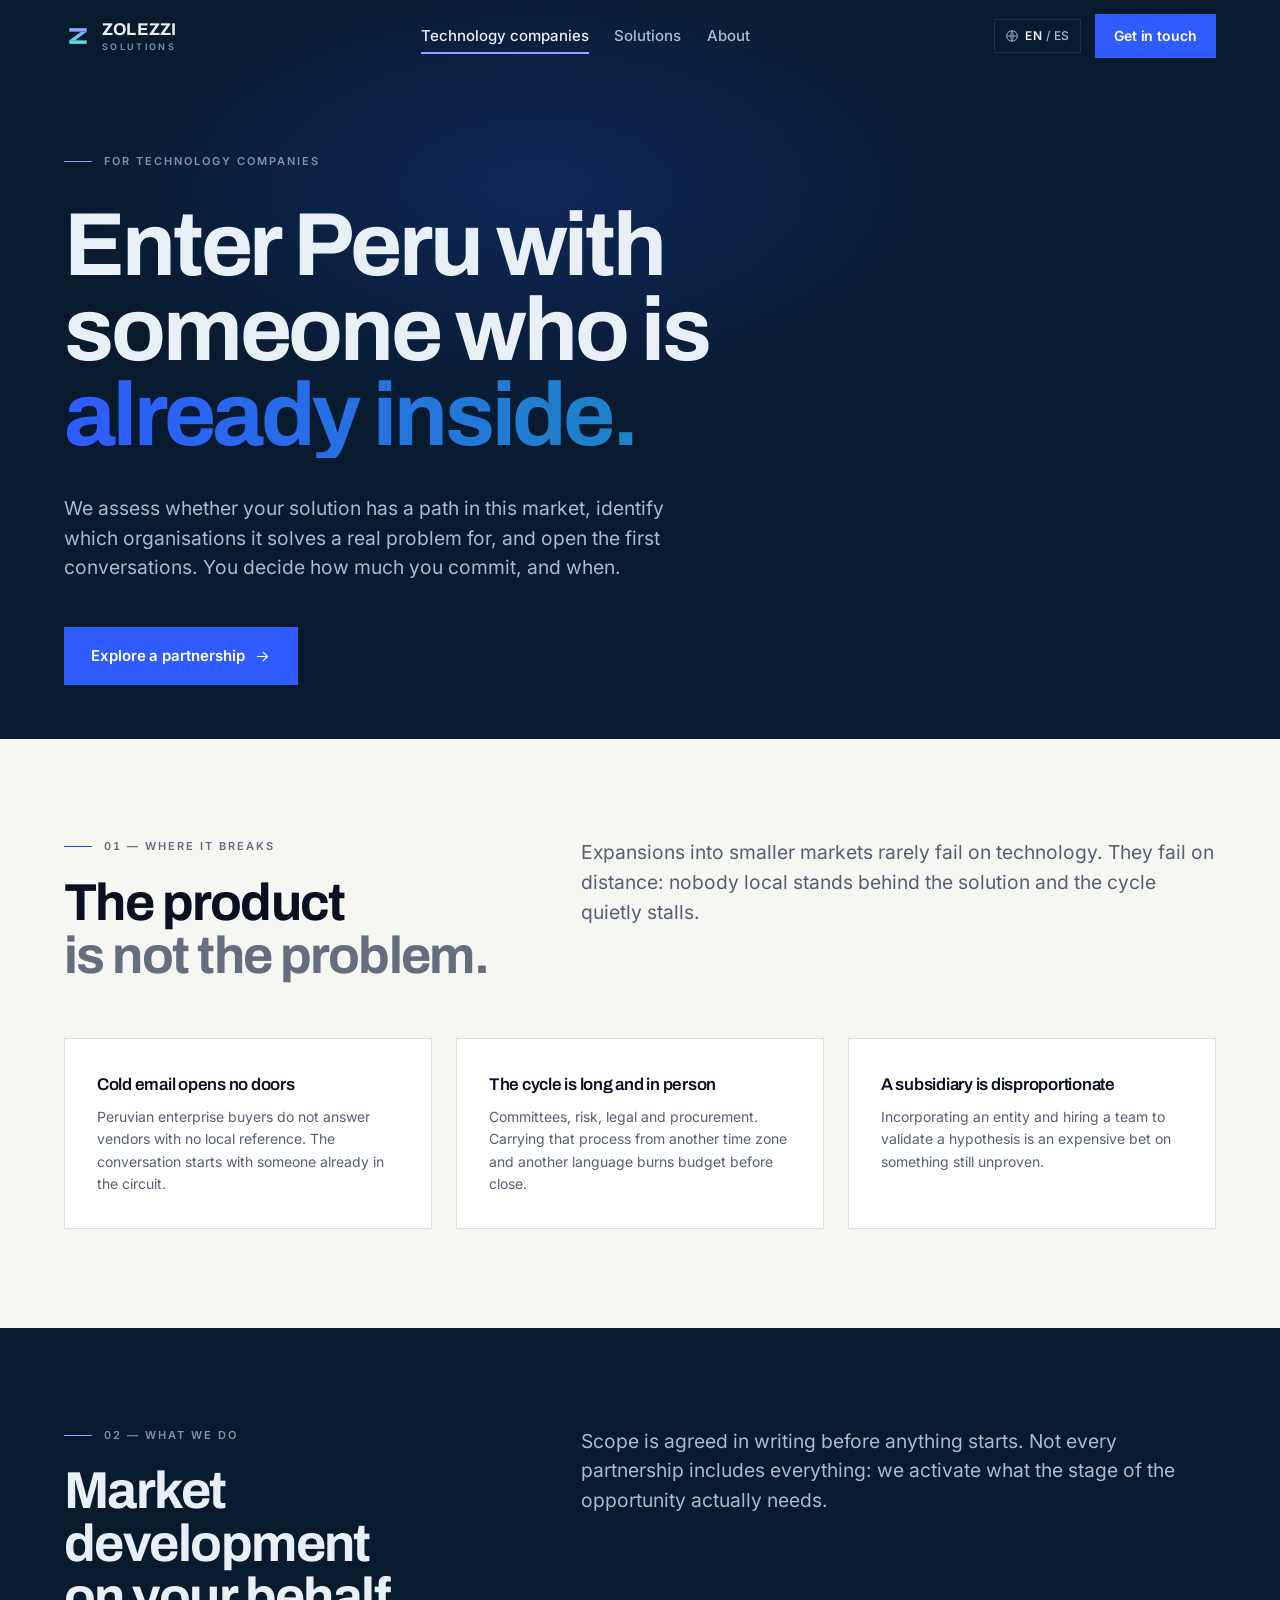
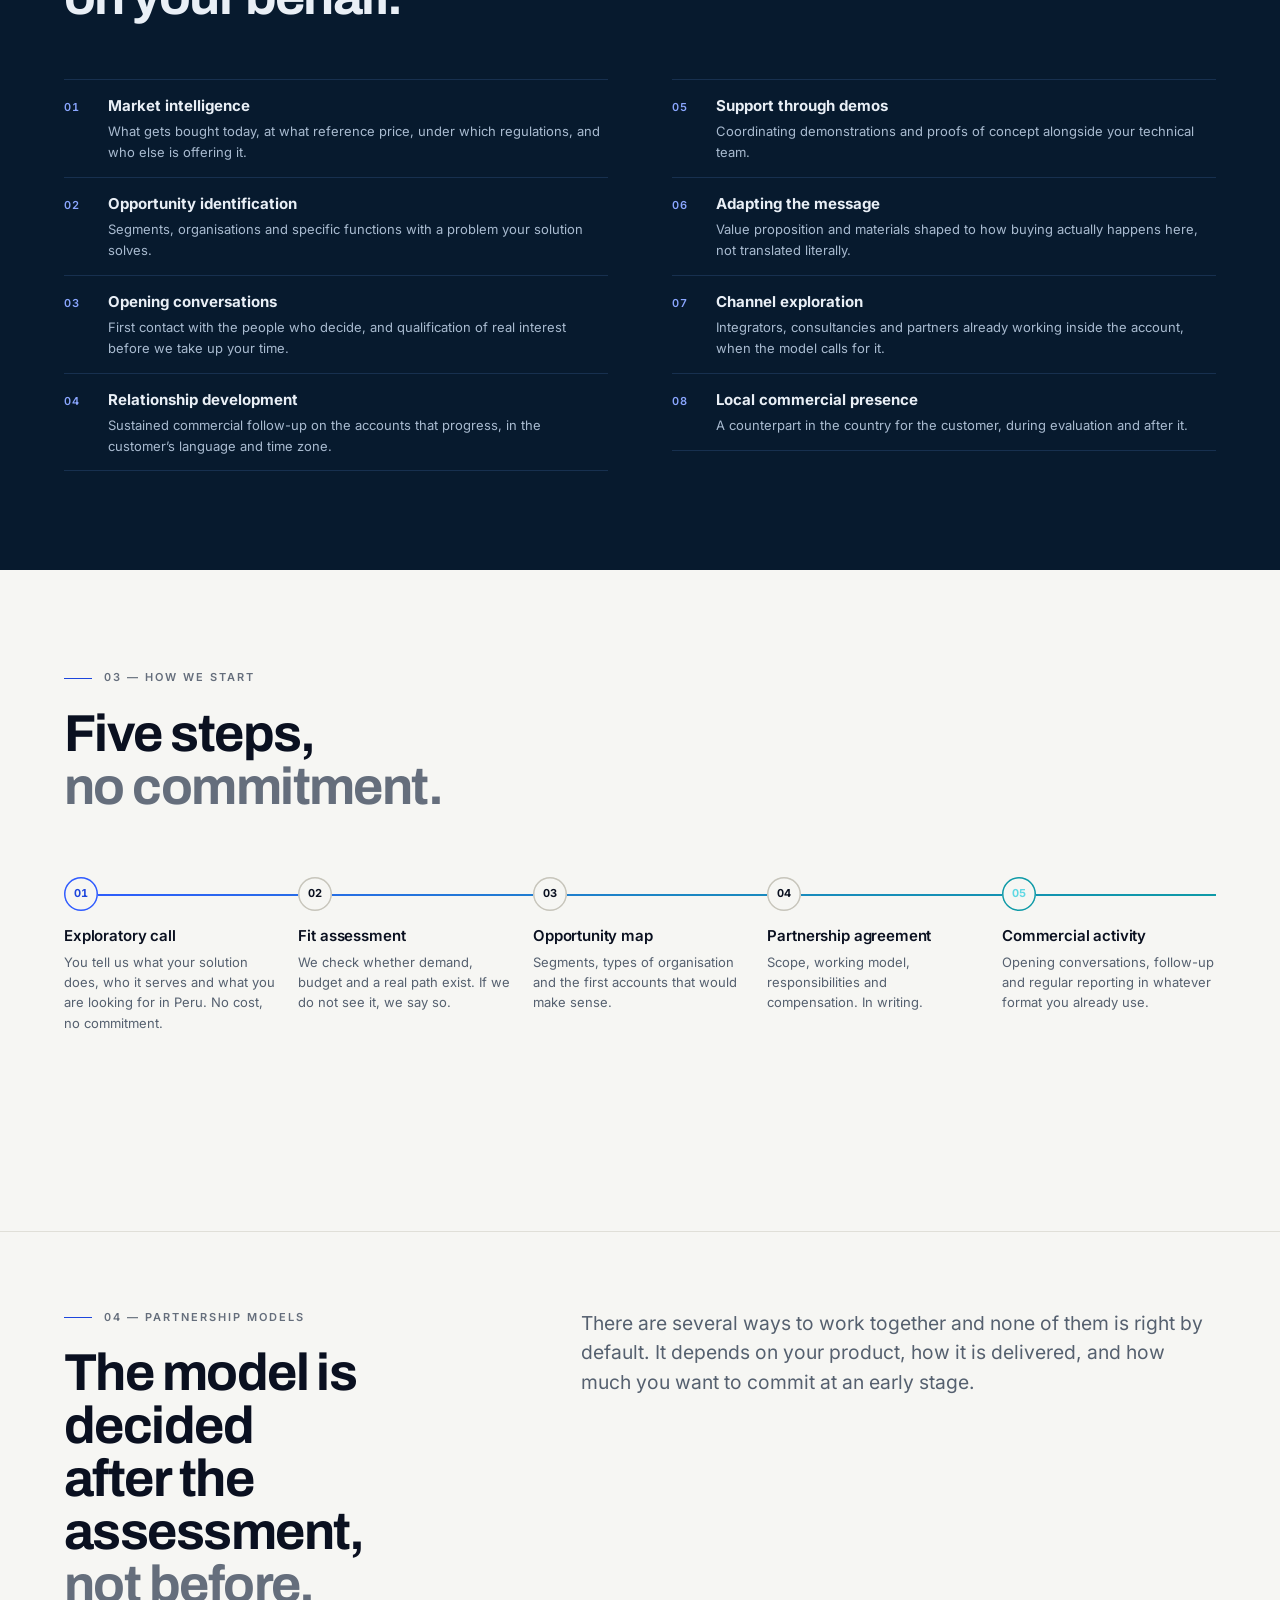
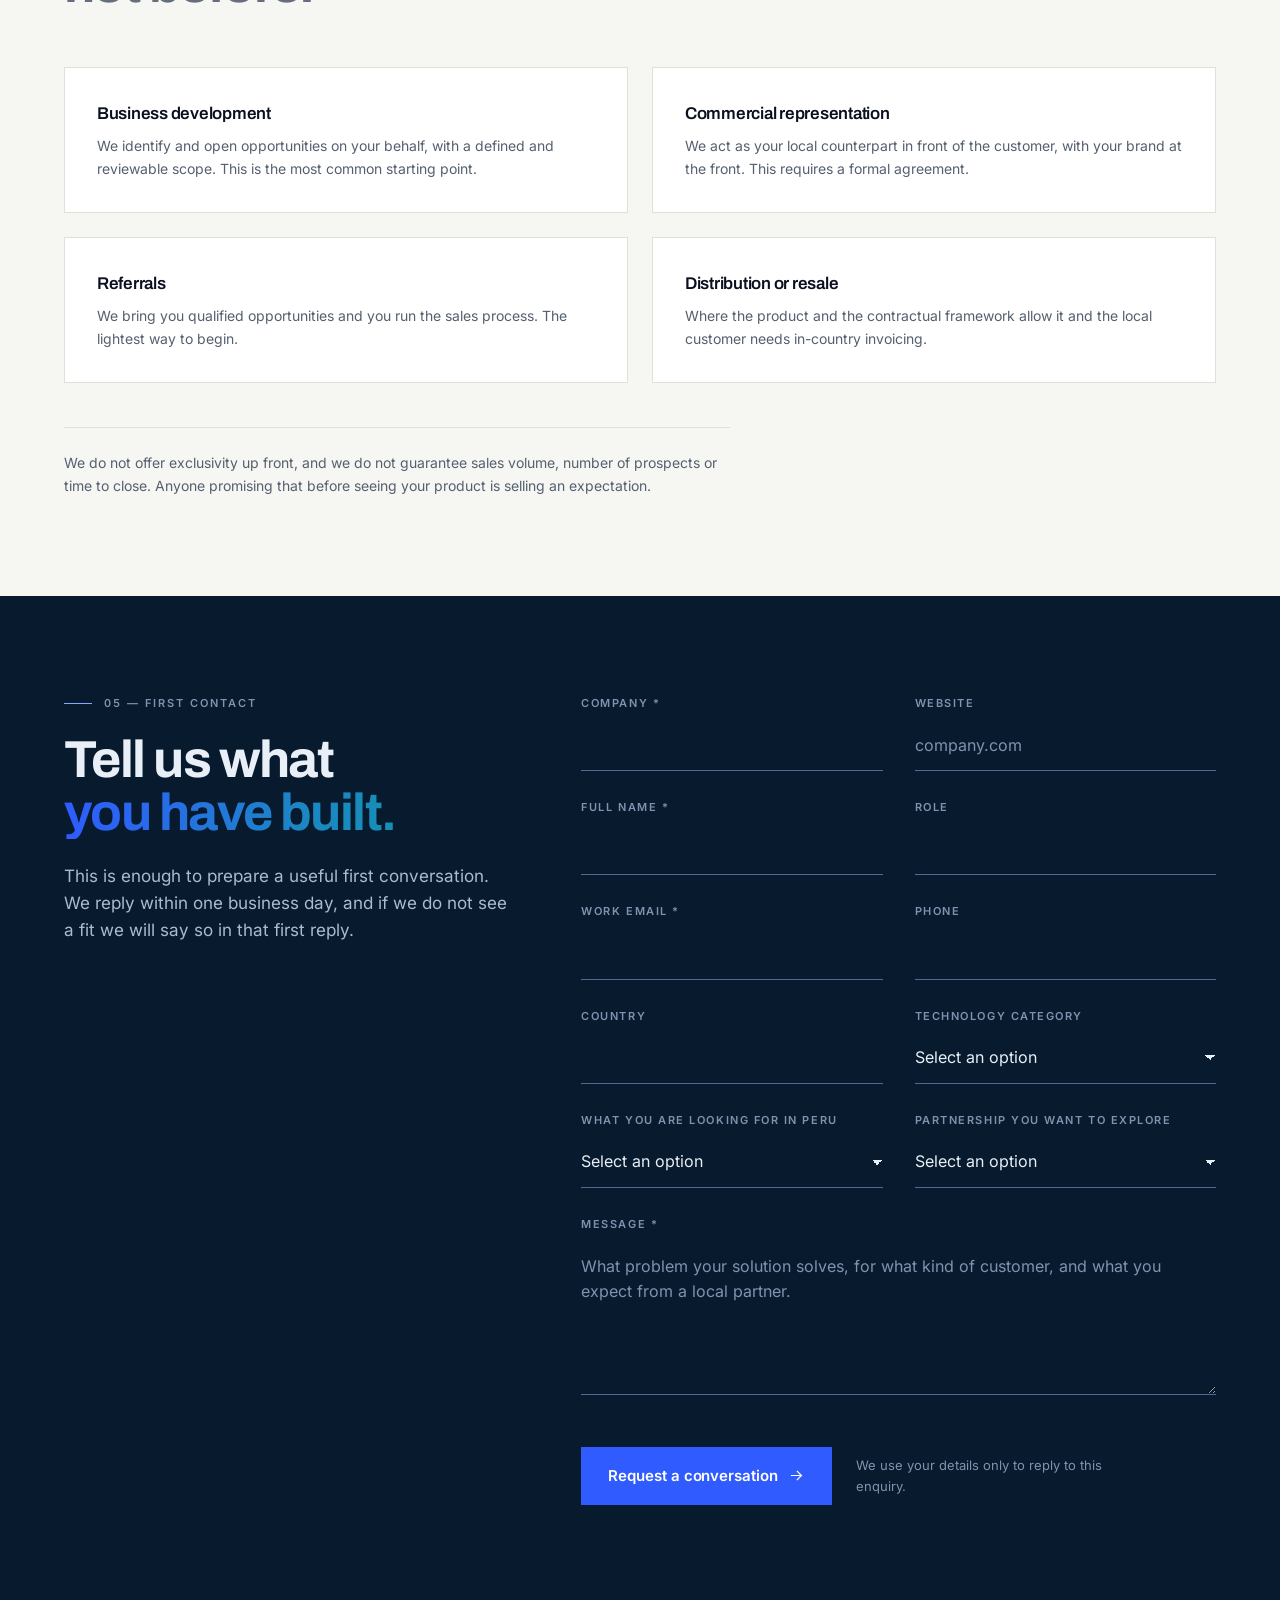
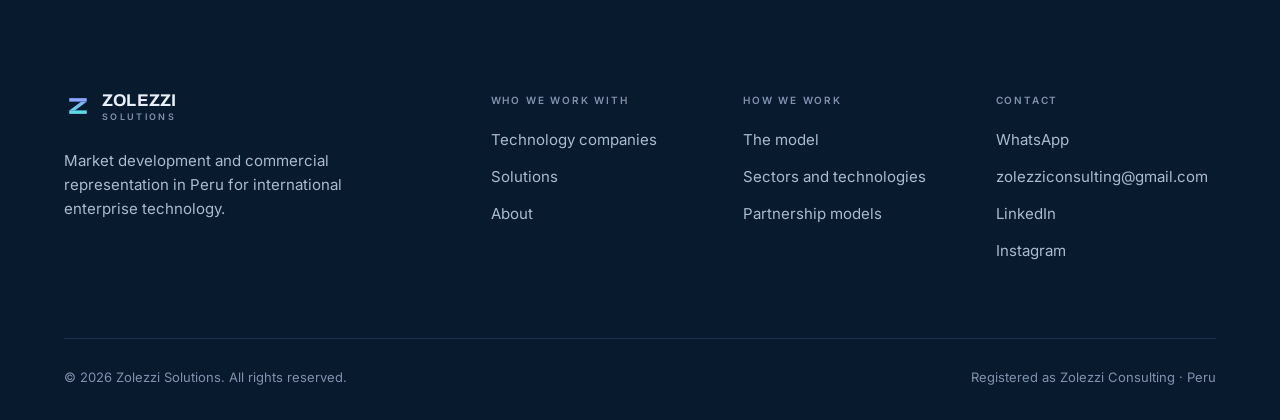
<file: en/technology-partners/index.html>
<!DOCTYPE html>
<html lang="en">
<head>
<meta charset="utf-8">
<meta name="viewport" content="width=device-width, initial-scale=1">
<title>For technology companies | Enter the Peruvian market with a local partner</title>
<meta name="description" content="Market development and commercial representation in Peru for international technology companies: fit assessment, prospect identification, first conversations and partnership models.">
<meta name="theme-color" content="#071A2E">
<link rel="canonical" href="https://zolezziconsulting.com/en/technology-partners/">

<link rel="alternate" hreflang="es" href="https://zolezziconsulting.com/technology-partners/">
<link rel="alternate" hreflang="en" href="https://zolezziconsulting.com/en/technology-partners/">
<link rel="alternate" hreflang="x-default" href="https://zolezziconsulting.com/technology-partners/">

<meta property="og:type" content="website">
<meta property="og:site_name" content="Zolezzi Solutions">
<meta property="og:locale" content="en_US">
<meta property="og:locale:alternate" content="es_PE">
<meta property="og:url" content="https://zolezziconsulting.com/en/technology-partners/">
<meta property="og:title" content="Bring your technology to the Peruvian market">
<meta property="og:description" content="We assess the fit, identify the opportunity and open the first commercial conversations in Peru.">
<meta property="og:image" content="https://zolezziconsulting.com/assets/img/og-zs.png">
<meta property="og:image:type" content="image/png">
<meta property="og:image:width" content="1200">
<meta property="og:image:height" content="630">
<meta property="og:image:alt" content="Zolezzi Solutions — global technology, Peruvian market">

<meta name="twitter:card" content="summary_large_image">
<meta name="twitter:title" content="Bring your technology to the Peruvian market">
<meta name="twitter:description" content="We assess the fit, identify the opportunity and open the first commercial conversations in Peru.">
<meta name="twitter:image" content="https://zolezziconsulting.com/assets/img/og-zs.png">

<link rel="icon" href="/favicon.svg" type="image/svg+xml">
<link rel="apple-touch-icon" href="/assets/img/apple-touch-icon.png">
<link rel="manifest" href="/site.webmanifest">

<link rel="preload" href="/assets/fonts/archivo-latin.woff2" as="font" type="font/woff2" crossorigin>
<link rel="preload" href="/assets/fonts/inter-latin.woff2" as="font" type="font/woff2" crossorigin>
<link rel="stylesheet" href="/assets/css/tokens.css?v=25">
<link rel="stylesheet" href="/assets/css/styles.css?v=25">
<!-- Autorizado en la CSP POR HASH, no con 'unsafe-inline'. Las ocho
     páginas llevan exactamente esta línea para que el hash sea único.
     Si se cambia un carácter hay que recalcularlo en _headers. -->
<script>document.documentElement.classList.add('js');</script>
<script src="/assets/js/main.js?v=25" defer></script>

<script type="application/ld+json">
{
  "@context": "https://schema.org",
  "@type": "Service",
  "name": "Market development and commercial representation in Peru",
  "serviceType": "Business development",
  "description": "Market development and commercial representation in Peru for international technology companies: fit assessment, prospect identification, first conversations and partnership models.",
  "areaServed": {
    "@type": "Country",
    "name": "Peru"
  },
  "provider": {
    "@id": "https://zolezziconsulting.com/#organizacion"
  },
  "audience": {
    "@type": "BusinessAudience",
    "audienceType": "International technology companies"
  },
  "availableLanguage": [
    "es",
    "en"
  ]
}
</script>
</head>

<body data-menu-open="Open menu" data-menu-close="Close menu">
<a class="skip" href="#contenido">Skip to main content</a>

<svg class="vh" aria-hidden="true" focusable="false" width="0" height="0">
  <defs>
    <symbol id="i-arrow" viewBox="0 0 24 24" fill="none" stroke="currentColor" stroke-width="1.7"><path d="M4 12h15m-6.5-6.5L19 12l-6.5 6.5"/></symbol>
    <symbol id="i-globe" viewBox="0 0 24 24" fill="none" stroke="currentColor" stroke-width="1.5"><circle cx="12" cy="12" r="9"/><path d="M3 12h18M12 3c2.5 2.6 2.5 15.4 0 18M12 3c-2.5 2.6-2.5 15.4 0 18"/></symbol>
    <!-- La marca. Tres piezas: barra global, puente, barra local.
         La diagonal lleva el degradado de la costura y es la única
         pieza que lo lleva: ES el negocio. -->
    <symbol id="i-zs" viewBox="0 0 64 64">
      <rect width="64" height="64" fill="#071A2E"/>
      <path fill="#8AA6FF" d="M12 14h40v8H12z"/>
      <path fill="url(#zs-seam)" d="M52 22 39 22 12 42 25 42z"/>
      <path fill="#5FD8E4" d="M12 42h40v8H12z"/>
    </symbol>
    <linearGradient id="zs-seam" x1="1" y1="0" x2="0" y2="1">
      <stop offset="0" stop-color="#8AA6FF"/>
      <stop offset="1" stop-color="#5FD8E4"/>
    </linearGradient>
  </defs>
</svg>

<header class="hdr" id="hdr">
  <div class="hdr__in">
    
    <a class="brand" href="/en/" aria-label="Zolezzi Solutions, go to homepage">
      <svg class="brand__mark" viewBox="0 0 64 64" aria-hidden="true"><use href="#i-zs"/></svg>
      <span class="brand__txt">
        <span class="brand__name">ZOLEZZI</span>
        <span class="brand__sub">Solutions</span>
      </span>
    </a>
    <nav class="nav" aria-label="Main navigation">
      <a class="nav__link is-here" href="/en/technology-partners/" aria-current="page">Technology companies</a>
      <a class="nav__link" href="/en/solutions/">Solutions</a>
      <a class="nav__link" href="/en/about/">About</a>
    </nav>
    <div class="hdr__end">
      
      <a class="lang" href="/technology-partners/" hreflang="es" lang="es"
         aria-label="View this page in Spanish">
        <svg aria-hidden="true"><use href="#i-globe"/></svg>
        <span><b>EN</b> / ES</span>
      </a>
      <a class="btn" href="/en/technology-partners/#form"><span>Get in touch</span></a>
      <button class="burger" id="burger" type="button" aria-label="Open menu" aria-expanded="false" aria-controls="drawer">
        <span></span><span></span>
      </button>
    </div>
  </div>
  <div class="hdr__bar" id="hdr-bar" aria-hidden="true"></div>
</header>

<div class="drawer" id="drawer" hidden>
  <nav class="drawer__nav" aria-label="Mobile navigation">
    <a href="/en/"><span class="drawer__n">01</span>Home</a>
    <a href="/en/technology-partners/"><span class="drawer__n">02</span>Technology companies</a>
    <a href="/en/solutions/"><span class="drawer__n">03</span>Solutions</a>
    <a href="/en/about/"><span class="drawer__n">04</span>About</a>
  </nav>
  <div class="drawer__foot">
    <a class="lnk" href="https://wa.me/51941519053?text=Hello%2C%20I%20would%20like%20information%20about%20your%20services." target="_blank" rel="noopener">WhatsApp</a>
    <a class="lnk" href="https://www.linkedin.com/company/zolezzi-digitalgrowth/" target="_blank" rel="noopener">LinkedIn</a>
    
      <a class="lang" href="/technology-partners/" hreflang="es" lang="es"
         aria-label="View this page in Spanish">
        <svg aria-hidden="true"><use href="#i-globe"/></svg>
        <span><b>EN</b> / ES</span>
      </a>
  </div>
</div>

<main id="contenido">

  <section class="deep hero">
    <div class="hero__field" aria-hidden="true"></div>
    <div class="shell hero__in">
      <p class="eyebrow rev">For technology companies</p>
      <h1 class="d1 hero__title rev-lines" style="margin-top:clamp(1.25rem,2.5vw,2rem)">
        <span class="rev-line"><span>Enter Peru with</span></span>
        <span class="rev-line"><span>someone who is</span></span>
        <span class="rev-line"><span class="seam-text">already inside.</span></span>
      </h1>
      <p class="lead hero__lead rev" style="--d:.35s">We assess whether your solution has a path in this market, identify which organisations it solves a real problem for, and open the first conversations. You decide how much you commit, and when.</p>
      <p class="rev" style="--d:.5s; margin-top:clamp(2rem,4vw,2.75rem)">
        <a class="btn" href="#form"><span>Explore a partnership</span><svg aria-hidden="true"><use href="#i-arrow"/></svg></a>
      </p>
    </div>
  </section>

  <section class="band" aria-labelledby="t-friccion">
    <div class="shell">
      
      <div class="cols cols--head">
        <div>
          <p class="eyebrow rev">01 — Where it breaks</p>
          <h2 class="d2 rev-lines" id="t-friccion" style="margin-top:1.25rem">
        <span class="rev-line"><span>The product</span></span>
        <span class="rev-line"><span class="dim">is not the problem.</span></span>
      </h2>
        </div>
        <p class="lead rev" style="--d:.2s">Expansions into smaller markets rarely fail on technology. They fail on distance: nobody local stands behind the solution and the cycle quietly stalls.</p>
      </div>
      
      <div class="grid grid--3" style="margin-top:clamp(2.5rem,5vw,3.5rem)">
        <article class="card rev">
          <h3 class="card__k">Cold email opens no doors</h3>
          <p class="card__d">Peruvian enterprise buyers do not answer vendors with no local reference. The conversation starts with someone already in the circuit.</p>
        </article>
        <article class="card rev" style="--d:.7s">
          <h3 class="card__k">The cycle is long and in person</h3>
          <p class="card__d">Committees, risk, legal and procurement. Carrying that process from another time zone and another language burns budget before close.</p>
        </article>
        <article class="card rev" style="--d:.14s">
          <h3 class="card__k">A subsidiary is disproportionate</h3>
          <p class="card__d">Incorporating an entity and hiring a team to validate a hypothesis is an expensive bet on something still unproven.</p>
        </article>
      </div>
    </div>
  </section>

  <section class="deep band" aria-labelledby="t-hacemos">
    <div class="shell">
      
      <div class="cols cols--head">
        <div>
          <p class="eyebrow rev">02 — What we do</p>
          <h2 class="d2 rev-lines" id="t-hacemos" style="margin-top:1.25rem">
        <span class="rev-line"><span>Market development</span></span>
        <span class="rev-line"><span>on your behalf.</span></span>
      </h2>
        </div>
        <p class="lead rev" style="--d:.2s">Scope is agreed in writing before anything starts. Not every partnership includes everything: we activate what the stage of the opportunity actually needs.</p>
      </div>
      <div class="cols" style="margin-top:clamp(2.5rem,5vw,3.5rem)">
        <ul class="inv rev">
            <li><span class="inv__n">01</span><span><strong>Market intelligence</strong><span class="inv__d">What gets bought today, at what reference price, under which regulations, and who else is offering it.</span></span></li>
            <li><span class="inv__n">02</span><span><strong>Opportunity identification</strong><span class="inv__d">Segments, organisations and specific functions with a problem your solution solves.</span></span></li>
            <li><span class="inv__n">03</span><span><strong>Opening conversations</strong><span class="inv__d">First contact with the people who decide, and qualification of real interest before we take up your time.</span></span></li>
            <li><span class="inv__n">04</span><span><strong>Relationship development</strong><span class="inv__d">Sustained commercial follow-up on the accounts that progress, in the customer’s language and time zone.</span></span></li>
          </ul>
        <ul class="inv rev" style="--d:.15s">
            <li><span class="inv__n">05</span><span><strong>Support through demos</strong><span class="inv__d">Coordinating demonstrations and proofs of concept alongside your technical team.</span></span></li>
            <li><span class="inv__n">06</span><span><strong>Adapting the message</strong><span class="inv__d">Value proposition and materials shaped to how buying actually happens here, not translated literally.</span></span></li>
            <li><span class="inv__n">07</span><span><strong>Channel exploration</strong><span class="inv__d">Integrators, consultancies and partners already working inside the account, when the model calls for it.</span></span></li>
            <li><span class="inv__n">08</span><span><strong>Local commercial presence</strong><span class="inv__d">A counterpart in the country for the customer, during evaluation and after it.</span></span></li>
          </ul>
      </div>
    </div>
  </section>

  <section class="band" aria-labelledby="t-proceso">
    <div class="shell">
      
      <p class="eyebrow rev">03 — How we start</p>
      <h2 class="d2 rev-lines" id="t-proceso" style="margin-top:1.25rem">
        <span class="rev-line"><span>Five steps,</span></span>
        <span class="rev-line"><span class="dim">no commitment.</span></span>
      </h2>
      
      <div class="flow">
        <div class="flow__rail" aria-hidden="true"></div>
        <ol class="flow__steps">
          <li class="flow__i">
            <div class="flow__dot" aria-hidden="true">01</div>
            <h3 class="flow__t">Exploratory call</h3>
            <p class="flow__d">You tell us what your solution does, who it serves and what you are looking for in Peru. No cost, no commitment.</p>
          </li>
          <li class="flow__i" style="--d:.1s">
            <div class="flow__dot" aria-hidden="true">02</div>
            <h3 class="flow__t">Fit assessment</h3>
            <p class="flow__d">We check whether demand, budget and a real path exist. If we do not see it, we say so.</p>
          </li>
          <li class="flow__i" style="--d:.2s">
            <div class="flow__dot" aria-hidden="true">03</div>
            <h3 class="flow__t">Opportunity map</h3>
            <p class="flow__d">Segments, types of organisation and the first accounts that would make sense.</p>
          </li>
          <li class="flow__i" style="--d:.3s">
            <div class="flow__dot" aria-hidden="true">04</div>
            <h3 class="flow__t">Partnership agreement</h3>
            <p class="flow__d">Scope, working model, responsibilities and compensation. In writing.</p>
          </li>
          <li class="flow__i" style="--d:.4s">
            <div class="flow__dot" aria-hidden="true">05</div>
            <h3 class="flow__t">Commercial activity</h3>
            <p class="flow__d">Opening conversations, follow-up and regular reporting in whatever format you already use.</p>
          </li>
        </ol>
      </div>
    </div>
  </section>

  <section class="band" id="colaboracion" aria-labelledby="t-colab">
    <div class="shell" style="border-top:1px solid var(--rule); padding-top:clamp(3rem,6vw,5rem)">
      
      <div class="cols cols--head">
        <div>
          <p class="eyebrow rev">04 — Partnership models</p>
          <h2 class="d2 rev-lines" id="t-colab" style="margin-top:1.25rem">
        <span class="rev-line"><span>The model is decided</span></span>
        <span class="rev-line"><span>after the assessment,</span></span>
        <span class="rev-line"><span class="dim">not before.</span></span>
      </h2>
        </div>
        <p class="lead rev" style="--d:.2s">There are several ways to work together and none of them is right by default. It depends on your product, how it is delivered, and how much you want to commit at an early stage.</p>
      </div>
      
      <div class="grid grid--2" style="margin-top:clamp(2.5rem,5vw,3.5rem)">
        <article class="card rev">
          <h3 class="card__k">Business development</h3>
          <p class="card__d">We identify and open opportunities on your behalf, with a defined and reviewable scope. This is the most common starting point.</p>
        </article>
        <article class="card rev" style="--d:.7s">
          <h3 class="card__k">Commercial representation</h3>
          <p class="card__d">We act as your local counterpart in front of the customer, with your brand at the front. This requires a formal agreement.</p>
        </article>
        <article class="card rev" style="--d:.14s">
          <h3 class="card__k">Referrals</h3>
          <p class="card__d">We bring you qualified opportunities and you run the sales process. The lightest way to begin.</p>
        </article>
        <article class="card rev" style="--d:.21s">
          <h3 class="card__k">Distribution or resale</h3>
          <p class="card__d">Where the product and the contractual framework allow it and the local customer needs in-country invoicing.</p>
        </article>
      </div>
      <p class="small rev" style="margin-top:clamp(2rem,4vw,2.75rem); max-width:74ch; padding-top:1.5rem; border-top:1px solid var(--rule)">We do not offer exclusivity up front, and we do not guarantee sales volume, number of prospects or time to close. Anyone promising that before seeing your product is selling an expectation.</p>
    </div>
  </section>

  <section class="deep band" id="form" aria-labelledby="t-form">
    <div class="shell">
      <div class="cols cols--head">
        <div>
          <p class="eyebrow rev">05 — First contact</p>
          <h2 class="d2 rev-lines" id="t-form" style="margin-top:1.25rem">
        <span class="rev-line"><span>Tell us what</span></span>
        <span class="rev-line"><span class="seam-text">you have built.</span></span>
      </h2>
          <p class="body rev" style="--d:.2s; margin-top:1.5rem">This is enough to prepare a useful first conversation. We reply within one business day, and if we do not see a fit we will say so in that first reply.</p>
        </div>
        
        <form class="form rev" id="form" data-contact action="/api/contact" method="POST" novalidate style="--d:.2s">
          <input type="hidden" name="tipo" value="Technology Partner">
          <div class="form__row">
            <div class="f">
              <label for="f-empresa">Company <span aria-hidden="true">*</span></label>
              <input id="f-empresa" name="empresa" type="text" autocomplete="organization" required aria-describedby="e-empresa">
              <p class="err" id="e-empresa" hidden>Please tell us your company name.</p>
            </div>
            <div class="f">
              <label for="f-web">Website</label>
              <input id="f-web" name="web" type="text" inputmode="url" placeholder="company.com">
              
            </div>
          </div>
          <div class="form__row">
            <div class="f">
              <label for="f-nombre">Full name <span aria-hidden="true">*</span></label>
              <input id="f-nombre" name="nombre" type="text" autocomplete="name" required aria-describedby="e-nombre">
              <p class="err" id="e-nombre" hidden>Please tell us your name.</p>
            </div>
            <div class="f">
              <label for="f-cargo">Role</label>
              <input id="f-cargo" name="cargo" type="text" autocomplete="organization-title">
              
            </div>
          </div>
          <div class="form__row">
            <div class="f">
              <label for="f-email">Work email <span aria-hidden="true">*</span></label>
              <input id="f-email" name="email" type="email" autocomplete="email" required aria-describedby="e-email">
              <p class="err" id="e-email" hidden>Please enter a valid email, for example name@company.com.</p>
            </div>
            <div class="f">
              <label for="f-tel">Phone</label>
              <input id="f-tel" name="telefono" type="tel" autocomplete="tel" inputmode="tel">
              
            </div>
          </div>
          <div class="form__row">
            <div class="f">
              <label for="f-pais">Country</label>
              <input id="f-pais" name="pais" type="text" autocomplete="country-name">
              
            </div>
            <div class="f">
              <label for="f-categoria">Technology category</label>
              <select id="f-categoria" name="categoria">
                <option value="">Select an option</option>
                <option>Applied artificial intelligence</option>
                <option>Process automation</option>
                <option>Customer service and conversational automation</option>
                <option>Banking and insurance technology</option>
                <option>Data analytics</option>
                <option>Fraud prevention and risk</option>
                <option>Cybersecurity</option>
                <option>Sales automation</option>
                <option>Enterprise SaaS platform</option>
                <option>Other</option>
              </select>
            </div>
          </div>
          <div class="form__row">
            <div class="f">
              <label for="f-objetivo">What you are looking for in Peru</label>
              <select id="f-objetivo" name="presencia">
                <option value="">Select an option</option>
                <option>Exploring whether Peru makes sense</option>
                <option>Decided to enter, looking for a local partner</option>
                <option>We have some traction and want to grow</option>
                <option>Looking for channel or distribution</option>
              </select>
            </div>
            <div class="f">
              <label for="f-modelo">Partnership you want to explore</label>
              <select id="f-modelo" name="area">
                <option value="">Select an option</option>
                <option>Not sure yet</option>
                <option>Business development</option>
                <option>Commercial representation</option>
                <option>Referrals</option>
                <option>Distribution or resale</option>
              </select>
            </div>
          </div>

          <div class="f">
            <label for="f-msg">Message <span aria-hidden="true">*</span></label>
            <textarea id="f-msg" name="mensaje" rows="5" required aria-describedby="e-mensaje" placeholder="What problem your solution solves, for what kind of customer, and what you expect from a local partner."></textarea>
            <p class="err" id="e-mensaje" hidden>Please tell us briefly what this is about.</p>
          </div>

          <div class="hp" aria-hidden="true">
            <label for="f-gotcha">Do not fill in</label>
            <input id="f-gotcha" name="_gotcha" type="text" tabindex="-1" autocomplete="off">
          </div>

          <div class="form__foot">
            <button class="btn" id="submit" type="submit"><span id="submit-t">Request a conversation</span><svg aria-hidden="true"><use href="#i-arrow"/></svg></button>
            <p class="form__fine">We use your details only to reply to this enquiry.</p>
          </div>

          <p class="form__msg" id="form-msg" role="status" hidden
             data-ok="Thank you. We have received your message and will reply within one business day." data-error="We could not send your message. Please try again or reach us on WhatsApp." data-revisar="Please check the highlighted fields before sending." data-enviando="Sending…"></p>
        </form>
      </div>
    </div>
  </section>
</main>

<footer class="deep ftr">
  <div class="shell">
    <div class="ftr__top">
      <div>
        
    <a class="brand" href="/en/" aria-label="Zolezzi Solutions, go to homepage">
      <svg class="brand__mark" viewBox="0 0 64 64" aria-hidden="true"><use href="#i-zs"/></svg>
      <span class="brand__txt">
        <span class="brand__name">ZOLEZZI</span>
        <span class="brand__sub">Solutions</span>
      </span>
    </a>
        <p class="ftr__claim">Market development and commercial representation in Peru for international enterprise technology.</p>
      </div>

      <nav class="ftr__cols" aria-label="Footer">
        <div class="ftr__col">
          <h2>Who we work with</h2>
          <ul>
            <li><a href="/en/technology-partners/">Technology companies</a></li>
            <li><a href="/en/solutions/">Solutions</a></li>
            <li><a href="/en/about/">About</a></li>
          </ul>
        </div>
        <div class="ftr__col">
          <h2>How we work</h2>
          <ul>
            <li><a href="/en/#modelo">The model</a></li>
            <li><a href="/en/#alcance">Sectors and technologies</a></li>
            <li><a href="/en/technology-partners/#colaboracion">Partnership models</a></li>
          </ul>
        </div>
        <div class="ftr__col ftr__col--wide">
          <h2>Contact</h2>
          <ul>
            <li><a href="https://wa.me/51941519053?text=Hello%2C%20I%20would%20like%20information%20about%20your%20services." target="_blank" rel="noopener">WhatsApp</a></li>
            <li><a class="ftr__mail" href="mailto:zolezziconsulting@gmail.com">zolezziconsulting@gmail.com</a></li>
            <li><a href="https://www.linkedin.com/company/zolezzi-digitalgrowth/" target="_blank" rel="noopener">LinkedIn</a></li>
            <li><a href="https://www.instagram.com/zolezziconsulting/" target="_blank" rel="noopener">Instagram</a></li>
          </ul>
        </div>
      </nav>
    </div>

    <div class="ftr__bot">
      <p>&copy; <span id="year">2026</span> Zolezzi Solutions. All rights reserved.</p>
      <p>Registered as Zolezzi Consulting · Peru</p>
    </div>
  </div>
</footer>

</body>
</html>
</file>
<file: assets/css/tokens.css>
/* ================================================================
   ZOLEZZI SOLUTIONS — Identidad «Doble Puerta», clave clara
   ----------------------------------------------------------------
   ÚNICA fuente de verdad del color. Ningún componente declara un
   color literal: si hace falta uno nuevo, se añade aquí.

   LA IDEA: la paleta codifica el modelo de negocio. La empresa es
   bilateral —tecnología internacional de un lado, mercado peruano
   del otro— y el color dice de qué lado está cada cosa:

     · ÁMBITO GLOBAL   azul profundo + azul señal. Es el lado del
                       proveedor tecnológico internacional.
     · ÁMBITO LOCAL    hueso + turquesa. Es el lado de la empresa
                       peruana.
     · LA COSTURA      donde ambos se tocan. Es el negocio.

   DOMINANTE CLARO. El hueso manda en superficie; el azul profundo
   se reserva al hero y a los bloques de ámbito global, donde su
   peso significa algo. Fue un cambio deliberado respecto de la
   primera versión, que era dominante oscura: la marca tiene que
   leerse como internacional y sobria, no como un producto de
   ciberseguridad.

   TODOS los pares están medidos contra la WCAG, no estimados. Las
   cuatro reglas marcadas abajo no se pueden romper.
   ================================================================ */
:root {
  /* ── Ámbito global: el azul profundo ─────────────────────────
     Azul marino, NO negro: el negro casi puro leía como producto de
     seguridad y la marca no quiere quedar encasillada ahí. */
  --deep:    #071A2E;
  --deep-2:  #0C2440;
  --deep-3:  #133052;

  /* Tinta sobre azul profundo. 15.17 / 8.1 / 5.4 : 1 */
  --on-deep:   #E9EFF6;
  --on-deep-2: #A9BBD0;
  --on-deep-3: #7E93AE;

  /* Filetes sobre azul. El decorativo es tenue a propósito; el
     fuerte es para bordes de campo, que tienen que verse para poder
     operar el control. */
  --line-deep:     #17304F;
  /* 3.19:1 sobre el azul profundo. No se puede bajar de ahí: es el
     borde de los campos de formulario y la WCAG exige 3:1 al
     contorno que identifica un control. #4A638A se quedaba en 2.88. */
  --line-deep-str: #506A92;

  /* ── Ámbito local: el hueso ──────────────────────────────────
     El fondo de página NUNCA es blanco puro: el blanco queda para
     las tarjetas, que es lo que les da elevación sin sombras. */
  --bone:     #F6F6F3;
  --surface:  #FFFFFF;
  --line:     #E0DFD8;
  --line-str: #C7C5BB;

  /* Tinta sobre hueso. 17.4 / 5.8 / 4.7 : 1 */
  --ink:   #0A1020;
  --ink-2: #55606F;
  --ink-3: #656E7C;

  /* ── Azul señal · tecnología global ──────────────────────────
     REGLA 1. Sobre un relleno de --signal la tinta va BLANCA
     (5.17:1); la oscura daría 3.81.
     REGLA 2. Como TEXTO sobre fondo claro se usa --signal-ink
     (6.55:1), no --signal, que se queda en 4.78 sin margen.
     Sobre el azul profundo el que lee es --signal-soft (7.51:1). */
  --signal:      #2F5BFF;
  --signal-ink:  #1D46DC;
  --signal-soft: #8AA6FF;

  /* ── Turquesa · mercado peruano ──────────────────────────────
     REGLA 3. Sobre un relleno de --teal la tinta va OSCURA
     (5.18:1); la blanca se queda en 3.39 y NO pasa. Es el error
     más fácil de cometer con un turquesa.
     REGLA 4. Como texto sobre claro se usa --teal-ink (5.13:1).
     --teal, más luminoso, solo vale como relleno o como elemento
     gráfico: de tinta sobre hueso da 3.13.
     Sobre el azul profundo lee --teal-soft (10.39:1). */
  --teal:      #0E9AA7;
  --teal-ink:  #0C7380;
  --teal-soft: #5FD8E4;

  /* Tripletes RGB de los mismos valores, para poder darles alfa
     con rgb(var(--c-signal) / .12). No son colores nuevos. */
  --c-deep:   7 26 46;
  --c-ink:    10 16 32;
  --c-signal: 47 91 255;
  --c-teal:   14 154 167;
  --c-tealsf: 95 216 228;
  --c-light:  233 239 246;

  /* ── La costura ──────────────────────────────────────────────
     El único degradado del sistema, y con un solo significado: el
     punto donde la tecnología global se convierte en negocio local.
     Va del azul al turquesa. Se usa en el raíl del diagrama de
     colaboración, en la barra de progreso y en la diagonal del
     logotipo. En ningún otro sitio. */
  --seam: linear-gradient(90deg, var(--signal) 0%, #1C86C4 52%, var(--teal) 100%);
}
</file>
<file: assets/css/styles.css>
/* ================================================================
   ZOLEZZI SOLUTIONS — Sistema «Doble Puerta»
   ----------------------------------------------------------------
   Sustituye por completo al sistema «Documento» de la etapa como
   consultora. No queda nada de aquel: ni componentes, ni escala, ni
   tipografía, ni retícula.

   EL PRINCIPIO. La empresa es bilateral y el diseño lo es también.
   Cada bloque pertenece a un ámbito —global u local— y el ámbito se
   declara con una clase que REASIGNA LOS TOKENS, no con colores
   sueltos. Cualquier componente escrito contra los tokens se adapta
   solo al caer dentro de un ámbito u otro. Si un componente declara
   un color literal, romperá esa inversión.

   TRES DEUDAS HEREDADAS que este archivo paga de entrada, porque
   costaron sesiones enteras de depuración en la versión anterior:

   1. `min-width: 0` en los hijos de toda rejilla. Un ítem de rejilla
      nace con min-width:auto y no puede encogerse por debajo del
      min-content de su contenido; basta una tabla ancha o una palabra
      larga para ensanchar la pista, luego la rejilla y luego el
      documento, hasta que el móvil enseña la página al 75%.
   2. Techo proporcional `min(clamp(...), Nvw)` en todo titular de
      display. El clamp deja de encoger por debajo de ~420px mientras
      el contenedor sigue estrechándose, y la línea más larga se parte
      en dos, lo que rompe el recorte por línea de `.rev-line`.
   3. `position: relative` en todo contenedor con scroll propio. Un
      absoluto anclado fuera de él no lo recorta y se lleva el ancho
      del documento por delante.
   ================================================================ */

/* ── Tipografías ────────────────────────────────────────────────
   Dos familias y ninguna más.

   Archivo es una grotesca de rejilla estrecha pensada para titulares
   de alto impacto: a cuerpo grande y con el tracking cerrado tiene la
   densidad institucional que pide un interlocutor enterprise, sin el
   aire de startup que dan las geométricas.

   Inter va en todo lo demás. Es la que mejor se comporta en tamaños
   de interfaz y en tablas, y es lo que espera leer alguien que pasa
   el día en paneles de control.

   Ambas autoalojadas y con subset latin, por rendimiento y porque un
   tercero menos es un vector de seguimiento menos. */
@font-face {
  font-family: 'Archivo';
  src: url('/assets/fonts/archivo-latin.woff2') format('woff2');
  font-weight: 400 700;
  font-style: normal;
  font-display: swap;
}
@font-face {
  font-family: 'Inter';
  src: url('/assets/fonts/inter-latin.woff2') format('woff2');
  font-weight: 300 700;
  font-style: normal;
  font-display: swap;
}

/* ── Alias y escala ─────────────────────────────────────────────
   Los componentes se escriben contra estos nombres genéricos
   —--canvas, --fg, --rule— y NUNCA contra los de tokens.css. Es lo
   que permite que un mismo componente funcione en los dos ámbitos
   sin escribirlo dos veces. */
:root {
  color-scheme: light;

  --canvas:    var(--bone);
  --canvas-2:  var(--surface);
  --fg:        var(--ink);
  --fg-2:      var(--ink-2);
  --fg-3:      var(--ink-3);
  --rule:      var(--line);
  --rule-str:  var(--line-str);
  --accent:    var(--signal-ink);
  --accent-fill: var(--signal);
  --accent-on-fill: #FFFFFF;

  --display: 'Archivo', 'Segoe UI', system-ui, sans-serif;
  --ui: 'Inter', -apple-system, BlinkMacSystemFont, 'Segoe UI', Roboto, Helvetica, Arial, sans-serif;
  --mono: ui-monospace, SFMono-Regular, 'SF Mono', Menlo, Consolas, monospace;

  --gutter: clamp(1.25rem, 5vw, 5.5rem);
  --maxw: 1280px;
  --shell: calc(var(--maxw) + var(--gutter) * 2);
  --band: clamp(5rem, 11vh, 9rem);

  --hdr: 72px;
  --ease: cubic-bezier(.22, .61, .36, 1);
  --ease-o: cubic-bezier(.16, 1, .3, 1);
}

/* ── Ámbito global: la noche ────────────────────────────────────
   Reasigna los alias y todo lo de dentro se invierte solo. */
.deep {
  --canvas:   var(--deep);
  --canvas-2: var(--deep-2);
  --fg:       var(--on-deep);
  --fg-2:     var(--on-deep-2);
  --fg-3:     var(--on-deep-3);
  --rule:     var(--line-deep);
  --rule-str: var(--line-deep-str);
  --accent:   var(--signal-soft);
  --accent-fill: var(--signal);
  --accent-on-fill: #FFFFFF;

  background: var(--canvas);
  color: var(--fg);
}

/* Ámbito local acentuado. Mismo lienzo claro, pero el acento pasa a
   ámbar: es el lado del comprador peruano. */
.local {
  /* Como TINTA sobre claro va --teal-ink: --teal se queda en 3.13 y
     no pasa. Como RELLENO sí va --teal, y encima la tinta es OSCURA
     (5.18:1); la blanca daría 3.39. Reglas 3 y 4 de tokens.css. */
  --accent: var(--teal-ink);
  --accent-fill: var(--teal);
  --accent-on-fill: var(--deep);
}
.deep.local {
  --accent: var(--teal-soft);
  --accent-fill: var(--teal);
  --accent-on-fill: var(--deep);
}

/* ── Reset ──────────────────────────────────────────────────────── */
*, *::before, *::after { box-sizing: border-box; }

html {
  -webkit-text-size-adjust: 100%;
  scroll-behavior: smooth;
  scroll-padding-top: calc(var(--hdr) + 2rem);
}

body {
  margin: 0;
  background: var(--canvas);
  color: var(--fg);
  font-family: var(--ui);
  font-size: 1.0625rem;
  font-weight: 400;
  line-height: 1.6;
  -webkit-font-smoothing: antialiased;
  -moz-osx-font-smoothing: grayscale;
  overflow-x: hidden;
}

h1, h2, h3, h4, h5, p, ul, ol, dl, dd, figure, fieldset { margin: 0; }
ul, ol { padding: 0; list-style: none; }
fieldset { border: 0; padding: 0; min-width: 0; }
img, svg { display: block; max-width: 100%; }
a { color: inherit; text-decoration: none; }
button { background: none; border: 0; padding: 0; cursor: pointer; font: inherit; color: inherit; }
input, textarea, select { font: inherit; color: inherit; }

:focus-visible {
  outline: 2px solid var(--accent);
  outline-offset: 3px;
  border-radius: 2px;
}

/* Texto solo para lectores de pantalla: equivalentes de gráficos y
   todo lo que se comunica por forma o color. */
.vh {
  position: absolute;
  width: 1px; height: 1px;
  margin: -1px; padding: 0;
  overflow: hidden;
  clip-path: inset(50%);
  white-space: nowrap;
  border: 0;
}

.skip {
  position: fixed; top: .75rem; left: .75rem; z-index: 300;
  transform: translateY(-200%);
  background: var(--signal); color: #fff;
  padding: .75rem 1.25rem;
  font-size: .875rem; font-weight: 500;
  transition: transform .2s var(--ease);
}
.skip:focus { transform: none; }

/* ── Retícula ───────────────────────────────────────────────────── */
.shell {
  width: 100%;
  max-width: var(--shell);
  margin-inline: auto;
  padding-inline: var(--gutter);
}
/* Ver deuda 1 de la cabecera: sin esto una sola pieza ancha deforma
   el documento entero en móvil. */
.shell > *, .grid > *, .cols > * { min-width: 0; }

.band { padding-block: var(--band); position: relative; }
.band--tight { padding-block: clamp(3.5rem, 7vh, 6rem); }
.band--flush { padding-block: 0; }

/* Cabecera de sección: numeral, título y entradilla. */
.lede { max-width: 62ch; }
.eyebrow {
  display: flex;
  align-items: center;
  gap: .75rem;
  font-size: .6875rem;
  font-weight: 600;
  letter-spacing: .18em;
  text-transform: uppercase;
  color: var(--fg-3);
  font-variant-numeric: tabular-nums;
}
.eyebrow::before {
  content: '';
  width: 1.75rem; height: 1px;
  background: var(--accent);
  flex: none;
}

/* ── Escala tipográfica ─────────────────────────────────────────
   Los tres tamaños de display llevan techo en vw. Ver deuda 2.
   Los coeficientes salen de medir la línea más larga de cada bloque
   contra el ancho disponible a 320px, que es el peor caso. Si se
   escribe un titular MÁS LARGO que los actuales hay que volver a
   medir y bajar el coeficiente, o la línea se partirá en dos y
   romperá la animación de revelado. */
.d1 {
  font-family: var(--display);
  font-size: min(clamp(2.5rem, 7vw, 5.75rem), 9.3vw);
  font-weight: 700;
  line-height: .95;
  letter-spacing: -.035em;
}
.d2 {
  font-family: var(--display);
  /* El tope de 3.25rem NO es estético. Los titulares de sección
     viven en la columna estrecha de `.cols--head`, que a 1440px mide
     503px, no los 1280 del carril. Medido: la línea más exigente del
     sitio necesita bajar de 53.7px para caber en esa columna, y con
     3.5rem se partía en dos. El techo en vw protege el móvil; este
     máximo protege el escritorio. */
  font-size: min(clamp(2rem, 4.4vw, 3.25rem), 8.6vw);
  font-weight: 700;
  line-height: 1.02;
  letter-spacing: -.03em;
}
.d3 {
  font-family: var(--display);
  font-size: clamp(1.25rem, 2vw, 1.625rem);
  font-weight: 600;
  line-height: 1.15;
  letter-spacing: -.02em;
}
.lead {
  font-size: clamp(1.0625rem, 1.5vw, 1.375rem);
  line-height: 1.55;
  color: var(--fg-2);
  max-width: 54ch;
}
.body { color: var(--fg-2); max-width: 66ch; }
.small { font-size: .875rem; line-height: 1.6; color: var(--fg-2); }
.micro {
  font-size: .6875rem;
  font-weight: 600;
  letter-spacing: .14em;
  text-transform: uppercase;
  color: var(--fg-3);
}
.dim { color: var(--fg-3); }

/* El único uso de la costura como tinta: la palabra que carga el
   mensaje. El respaldo va PRIMERO por si el navegador no soporta
   background-clip sobre texto, o el titular saldría invisible. */
.seam-text { color: var(--accent); }
@supports ((-webkit-background-clip: text) or (background-clip: text)) {
  .seam-text {
    background-image: var(--seam);
    -webkit-background-clip: text;
    background-clip: text;
    color: transparent;
    -webkit-text-fill-color: transparent;
  }
}

/* ── Revelado ───────────────────────────────────────────────────
   Un solo mecanismo para toda la página: `.rev` aparece al entrar en
   pantalla y `--d` escalona hermanos sin JavaScript.
   Fuera de no-preference no hay desplazamiento: el bloque aparece ya
   colocado. */
.rev { opacity: 1; }
@media (prefers-reduced-motion: no-preference) {
  .rev {
    opacity: 0;
    transform: translateY(14px);
    transition:
      opacity .6s var(--ease-o) var(--d, 0s),
      transform .6s var(--ease-o) var(--d, 0s);
  }
  .rev.in { opacity: 1; transform: none; }
}

/* Titulares por línea: cada línea sube desde debajo de su máscara.
   clip-path y no overflow:hidden, que además recortaría en horizontal
   las palabras más anchas que la columna y parecería un error de
   contenido. El recorte se abre por debajo para los descendentes. */
.rev-line { display: block; clip-path: inset(0 -100vw -.14em 0); }
.rev-line > span { display: block; }
@media (prefers-reduced-motion: no-preference) {
  .rev-line > span {
    transform: translateY(110%);
    transition: transform 1s var(--ease-o) var(--d, 0s);
  }
  .in .rev-line > span, .rev-line.in > span { transform: none; }
  .rev-line:nth-child(2) > span { --d: .08s; }
  .rev-line:nth-child(3) > span { --d: .16s; }
}
/* Sin JS no hay observador que ponga `.in`, así que TODO lo que
   arranque oculto tiene que declararse visible aquí. La lista debe
   cubrir los cuatro mecanismos de entrada; comprobado quitando la
   clase `js` en caliente, que es la única forma de verlo: si se añade
   un quinto mecanismo y se olvida esta regla, su contenido queda
   invisible para quien navegue sin JavaScript y nadie lo nota. */
html:not(.js) .rev,
html:not(.js) .rev-line > span,
html:not(.js) .flow__i,
html:not(.js) .flow__rail,
html:not(.js) .door::before { opacity: 1; transform: none; }

/* ── Botones ────────────────────────────────────────────────────── */
.btn {
  display: inline-flex;
  align-items: center;
  justify-content: center;
  gap: .625rem;
  padding: 1rem 1.625rem;
  font-size: .9375rem;
  font-weight: 600;
  letter-spacing: -.005em;
  background: var(--accent-fill);
  color: var(--accent-on-fill);
  border: 1px solid var(--accent-fill);
  position: relative;
  overflow: hidden;
  transition: background-color .25s var(--ease), border-color .25s var(--ease), color .25s var(--ease), transform .2s var(--ease-o);
}
.btn svg { width: 1.0625rem; height: 1.0625rem; flex: none; transition: transform .35s var(--ease-o); }
.btn:hover svg { transform: translateX(4px); }
.btn:hover { transform: translateY(-1px); }
.btn:active { transform: none; }

.btn--ghost {
  background: transparent;
  color: var(--fg);
  border-color: var(--rule-str);
}
.btn--ghost:hover { border-color: var(--accent); color: var(--accent); }

.btn--plain {
  background: transparent;
  border-color: transparent;
  color: var(--accent);
  padding-inline: 0;
}

/* Enlace de texto con subrayado que crece desde la izquierda. */
.lnk {
  display: inline-flex;
  align-items: center;
  gap: .5rem;
  position: relative;
  font-weight: 500;
  color: var(--accent);
  padding-bottom: .2rem;
}
.lnk::after {
  content: '';
  position: absolute; left: 0; right: 0; bottom: 0;
  height: 1px;
  background: currentColor;
  transform: scaleX(0);
  transform-origin: right;
  transition: transform .45s var(--ease-o);
}
.lnk:hover::after { transform: none; transform-origin: left; }
.lnk svg { width: 1rem; height: 1rem; transition: transform .35s var(--ease-o); }
.lnk:hover svg { transform: translateX(3px); }

/* ── Cabecera ───────────────────────────────────────────────────── */
.hdr {
  position: fixed;
  top: 0; left: 0; right: 0;
  z-index: 100;
  height: var(--hdr);
  transition: background-color .3s var(--ease), box-shadow .3s var(--ease);
}
.hdr__in {
  max-width: var(--shell);
  margin-inline: auto;
  padding-inline: var(--gutter);
  height: var(--hdr);
  display: flex;
  align-items: center;
  justify-content: space-between;
  gap: 1.5rem;
}
/* Sólida a partir de 60px de scroll. El color lo toma del ámbito en
   el que esté: `is-deep` la pone en azul profundo sobre los bloques
   oscuros, y lo gobierna main.js midiendo qué hay bajo la cabecera. */
.hdr.is-stuck {
  background: color-mix(in srgb, var(--bone) 88%, transparent);
  backdrop-filter: saturate(180%) blur(16px);
  -webkit-backdrop-filter: saturate(180%) blur(16px);
  box-shadow: 0 1px 0 var(--line);
}
.hdr.is-deep {
  --fg: var(--on-deep);
  --fg-2: var(--on-deep-2);
  --fg-3: var(--on-deep-3);
  --rule: var(--line-deep);
  --rule-str: var(--line-deep-str);
  --accent: var(--signal-soft);
  color: var(--on-deep);
}
.hdr.is-stuck.is-deep {
  background: color-mix(in srgb, var(--deep) 88%, transparent);
  box-shadow: 0 1px 0 var(--line-deep);
}
/* Respaldo sin JS: la portada y las dos páginas de público abren
   SIEMPRE sobre un hero en noche. Si main.js no llega a ejecutarse,
   nadie pone `is-deep` y el logotipo quedaría en tinta oscura sobre
   fondo oscuro. */
html:not(.js) .hdr {
  --fg: var(--on-deep);
  --fg-2: var(--on-deep-2);
  --fg-3: var(--on-deep-3);
  color: var(--on-deep);
}

/* Barra de progreso de lectura. */
.hdr__bar {
  position: fixed;
  left: 0; top: 0;
  z-index: 120;
  height: 2px;
  width: 100%;
  background: var(--seam);
  transform: scaleX(var(--p, 0));
  transform-origin: left;
}

.brand { display: inline-flex; align-items: center; gap: .625rem; }
.brand__mark { width: 1.75rem; height: 1.75rem; flex: none; }
.brand__txt { display: flex; flex-direction: column; line-height: 1; }
.brand__name {
  font-family: var(--display);
  font-size: 1.0625rem;
  font-weight: 700;
  letter-spacing: .01em;
}
.brand__sub {
  font-size: .5625rem;
  font-weight: 600;
  letter-spacing: .26em;
  text-transform: uppercase;
  color: var(--fg-3);
  margin-top: .22rem;
}

.nav { display: flex; align-items: center; gap: clamp(1rem, 2vw, 2rem); }
.nav__link {
  position: relative;
  font-size: .9375rem;
  font-weight: 500;
  color: var(--fg-2);
  transition: color .25s var(--ease);
}
.nav__link::after {
  content: '';
  position: absolute; left: 0; right: 0; bottom: -.4rem;
  height: 2px;
  background: var(--accent);
  transform: scaleX(0);
  transform-origin: right;
  transition: transform .35s var(--ease-o);
}
.nav__link:hover { color: var(--fg); }
.nav__link.is-here { color: var(--fg); }
.nav__link.is-here::after { transform: none; transform-origin: left; }

/* ── Selector de idioma ─────────────────────────────────────────
   Son DOS ENLACES reales a la misma página en el otro idioma, no un
   desplegable con JavaScript: funciona sin scripts, lo sigue un
   rastreador y coincide con el `hreflang` de la cabeza. El idioma
   activo va en negrita dentro del propio enlace, así que no hace
   falta un segundo elemento para indicarlo. */
.lang {
  display: inline-flex;
  align-items: center;
  gap: .4rem;
  padding: .4rem .625rem;
  border: 1px solid var(--rule);
  font-size: .75rem;
  font-weight: 500;
  letter-spacing: .04em;
  color: var(--fg-2);
  white-space: nowrap;
  transition: border-color .25s var(--ease), color .25s var(--ease);
}
.lang:hover { border-color: var(--accent); color: var(--fg); }
.lang svg { width: .875rem; height: .875rem; flex: none; }
.lang b { color: var(--fg); font-weight: 600; }
/* En el pie del cajón el selector va suelto, sin recuadro: ahí
   compite con dos enlaces de texto y el marco lo haría destacar más
   que ellos sin motivo. */
.drawer__foot .lang { border: 0; padding: 0; }

.hdr__end { display: flex; align-items: center; gap: .875rem; }
.hdr__end .btn { padding: .625rem 1.125rem; font-size: .875rem; }

.burger {
  display: none;
  width: 2.5rem; height: 2.5rem;
  flex-direction: column;
  justify-content: center;
  align-items: flex-end;
  gap: .35rem;
}
.burger span {
  display: block;
  height: 1.5px;
  width: 1.375rem;
  background: currentColor;
  transition: transform .35s var(--ease), opacity .25s var(--ease), width .35s var(--ease);
}
.burger span:last-child { width: .9rem; }
.burger[aria-expanded="true"] span { width: 1.375rem; }
.burger[aria-expanded="true"] span:first-child { transform: translateY(4.25px) rotate(45deg); }
.burger[aria-expanded="true"] span:last-child { transform: translateY(-4.25px) rotate(-45deg); }

/* ── Cajón móvil ────────────────────────────────────────────────── */
.drawer {
  position: fixed;
  inset: 0;
  z-index: 90;
  background: var(--deep);
  color: var(--on-deep);
  padding: calc(var(--hdr) + 2.5rem) var(--gutter) 2.5rem;
  display: flex;
  flex-direction: column;
  justify-content: space-between;
  opacity: 0;
  transition: opacity .3s var(--ease);
}
.drawer.is-open { opacity: 1; }
/* `[hidden]{display:none}` del navegador tiene especificidad casi nula
   y pierde contra `.drawer{display:flex}`. Sin esta línea el cajón
   queda invisible pero clicable sobre toda la ventana y se come cada
   clic de la página. */
.drawer[hidden] { display: none; }
/* Durante el desvanecido `hidden` todavía es false: sin esto sigue
   interceptando clics mientras se cierra. */
.drawer:not(.is-open) { pointer-events: none; }

.drawer__nav { display: flex; flex-direction: column; }
.drawer__nav a {
  display: flex;
  align-items: baseline;
  gap: 1rem;
  padding: 1.125rem 0;
  border-top: 1px solid var(--line-deep);
  font-family: var(--display);
  font-size: clamp(1.5rem, 7vw, 2.25rem);
  font-weight: 700;
  letter-spacing: -.03em;
  color: var(--on-deep);
  opacity: 0;
  transform: translateY(10px);
  transition: opacity .45s var(--ease-o), transform .45s var(--ease-o);
}
.drawer.is-open .drawer__nav a { opacity: 1; transform: none; }
.drawer__nav a:nth-child(1) { transition-delay: .05s; }
.drawer__nav a:nth-child(2) { transition-delay: .1s; }
.drawer__nav a:nth-child(3) { transition-delay: .15s; }
.drawer__nav a:nth-child(4) { transition-delay: .2s; }
.drawer__nav a:nth-child(5) { transition-delay: .25s; }
.drawer__n {
  font-family: var(--ui);
  font-size: .6875rem;
  font-weight: 600;
  letter-spacing: .16em;
  color: var(--on-deep-3);
  font-variant-numeric: tabular-nums;
}
.drawer__foot {
  display: flex;
  flex-wrap: wrap;
  gap: 1rem 1.75rem;
  padding-top: 1.75rem;
  border-top: 1px solid var(--line-deep);
  font-size: .875rem;
  color: var(--on-deep-2);
}

/* ── Hero ───────────────────────────────────────────────────────
   Abre en noche —el visitante entra por el lado global— y termina
   entregando las dos puertas, que es donde se bifurca. */
.hero {
  position: relative;
  padding-top: calc(var(--hdr) + clamp(3rem, 9vh, 7rem));
  padding-bottom: clamp(2.5rem, 6vh, 5rem);
  overflow: hidden;
}
/* Campo luminoso detrás del titular. No es un degradado de marca: es
   un campo radial difuso del azul señal, sin bordes duros.
   pointer-events:none o se comería los clics del contenido. */
.hero__field {
  position: absolute;
  z-index: 0;
  pointer-events: none;
  top: -18%; left: 50%;
  width: min(80rem, 150%);
  aspect-ratio: 2 / 1;
  transform: translateX(-58%);
  background:
    radial-gradient(closest-side, rgb(var(--c-signal) / .20), rgb(var(--c-signal) / .05) 58%, transparent 76%);
}
.hero__field--warm {
  top: auto; bottom: -34%; left: auto; right: -14%;
  transform: none;
  width: min(48rem, 100%);
  background:
    radial-gradient(closest-side, rgb(var(--c-tealsf) / .16), rgb(var(--c-tealsf) / .04) 58%, transparent 76%);
}
.hero__in { position: relative; z-index: 1; }
/* Sin `max-width` en ch. Estos titulares llevan sus saltos de línea
   escritos a mano en `.rev-line`, así que una medida máxima no ayuda a
   la legibilidad y sí puede estrechar la caja por debajo de lo que
   necesita la línea, provocando justo el salto que se quiere evitar.
   Quien controla el ancho aquí es el techo en vw del tamaño. */
.hero__lead { margin-top: clamp(1.5rem, 3vw, 2.25rem); }
.hero__meta {
  margin-top: clamp(2.5rem, 5vw, 4rem);
  display: grid;
  grid-template-columns: repeat(3, minmax(0, 1fr));
  gap: 1px;
  background: var(--rule);
  border-block: 1px solid var(--rule);
}
.hero__meta > div {
  background: var(--canvas);
  padding: 1.25rem 1.25rem 1.25rem 0;
}
.hero__meta > div:not(:first-child) { padding-left: clamp(1rem, 2vw, 1.75rem); }
.hero__meta dt {
  font-size: .625rem;
  font-weight: 600;
  letter-spacing: .16em;
  text-transform: uppercase;
  color: var(--fg-3);
  margin-bottom: .4rem;
}
.hero__meta dd { margin: 0; font-size: .9375rem; color: var(--fg); }

/* ── Las dos puertas ────────────────────────────────────────────
   El componente firma del sistema y la decisión de UX más
   importante de la portada: los dos públicos se separan ANTES de
   que ninguno tenga que leer el contenido del otro.

   El hueco de 1px sobre el filete es la costura: las dos mitades se
   tocan pero no se mezclan. */
.doors {
  display: grid;
  grid-template-columns: repeat(2, minmax(0, 1fr));
  gap: 1px;
  background: var(--rule);
  border: 1px solid var(--rule);
}
.door {
  position: relative;
  display: flex;
  flex-direction: column;
  gap: .875rem;
  padding: clamp(1.75rem, 3.5vw, 3rem);
  min-height: clamp(18rem, 30vw, 24rem);
  overflow: hidden;
  transition: background-color .35s var(--ease);
}
.door--global {
  background: var(--deep-2);
  color: var(--on-deep);
  --fg: var(--on-deep);
  --fg-2: var(--on-deep-2);
  --fg-3: var(--on-deep-3);
  --accent: var(--signal-soft);
  --rule: var(--line-deep);
}
.door--local {
  background: var(--surface);
  color: var(--ink);
  --fg: var(--ink);
  --fg-2: var(--ink-2);
  --fg-3: var(--ink-3);
  --accent: var(--teal-ink);
  --rule: var(--line);
}
.door--global:hover { background: var(--deep-3); }
.door--local:hover { background: var(--bone); }
/* Filete de ámbito en el borde superior: azul arriba a la izquierda,
   ámbar arriba a la derecha. Es la lectura de un vistazo de qué
   puerta es cuál, antes de leer una sola palabra. */
.door::before {
  content: '';
  position: absolute;
  top: 0; left: 0; right: 0;
  height: 3px;
  background: var(--accent);
  transform: scaleX(0);
  transform-origin: left;
  transition: transform .5s var(--ease-o);
}
.door.in::before { transform: none; }
.door__kind {
  font-size: .625rem;
  font-weight: 700;
  letter-spacing: .18em;
  text-transform: uppercase;
  color: var(--accent);
}
.door__t {
  font-family: var(--display);
  font-size: clamp(1.5rem, 2.6vw, 2.125rem);
  font-weight: 700;
  line-height: 1.05;
  letter-spacing: -.03em;
  max-width: 18ch;
}
.door__d { font-size: .9375rem; line-height: 1.6; color: var(--fg-2); max-width: 42ch; }
.door__go {
  margin-top: auto;
  display: inline-flex;
  align-items: center;
  gap: .625rem;
  font-weight: 600;
  font-size: .9375rem;
  color: var(--accent);
}
.door__go svg { width: 1.125rem; height: 1.125rem; transition: transform .35s var(--ease-o); }
.door:hover .door__go svg { transform: translateX(5px); }

/* ── El corredor: entrada al mercado ────────────────────────────
   El diagrama conceptual de la empresa. Cinco estaciones sobre un
   raíl que va del azul al ámbar: la tecnología entra global y sale
   convertida en negocio local. El degradado NO es decorativo, es el
   argumento entero en una línea.

   El raíl se dibuja con scaleX al entrar en pantalla, así que se lee
   en el orden en que ocurre. */
.flow { position: relative; margin-top: clamp(2.5rem, 5vw, 4rem); }
.flow__rail {
  position: absolute;
  top: 1.0625rem; left: 0; right: 0;
  height: 2px;
  background: var(--seam);
  transform: scaleX(0);
  transform-origin: left;
  transition: transform 1.4s var(--ease-o) .2s;
}
.flow.in .flow__rail { transform: none; }
.flow__steps {
  position: relative;
  display: grid;
  grid-template-columns: repeat(5, minmax(0, 1fr));
  gap: clamp(.75rem, 1.6vw, 1.5rem);
}
/* Cuatro estaciones en las dos páginas de público; cinco en el
   corredor de la portada. Va como CLASE y no como estilo en línea: un
   estilo en línea gana a cualquier regla de la hoja sin !important, y
   la variante en línea impedía que el media query volviera vertical el
   diagrama en móvil. Medido a 320px: el documento se iba a 386 y la
   hamburguesa quedaba fuera de la pantalla. */
.flow__steps--4 { grid-template-columns: repeat(4, minmax(0, 1fr)); }
.flow__i {
  opacity: 0;
  transform: translateY(10px);
  transition: opacity .6s var(--ease-o) var(--d, 0s), transform .6s var(--ease-o) var(--d, 0s);
}
.flow.in .flow__i { opacity: 1; transform: none; }
.flow__dot {
  width: 2.125rem; height: 2.125rem;
  display: grid;
  place-items: center;
  border-radius: 50%;
  background: var(--canvas);
  box-shadow: inset 0 0 0 1.5px var(--rule-str);
  color: var(--fg);
  font-size: .6875rem;
  font-weight: 700;
  font-variant-numeric: tabular-nums;
}
.flow__i:nth-child(1) .flow__dot { box-shadow: inset 0 0 0 1.5px var(--signal); color: var(--accent); }
.flow__i:nth-child(5) .flow__dot { box-shadow: inset 0 0 0 1.5px var(--teal); color: var(--teal-soft); }
.flow__t {
  margin-top: 1rem;
  font-size: .9375rem;
  font-weight: 600;
  letter-spacing: -.01em;
  line-height: 1.25;
}
.flow__d { margin-top: .4rem; font-size: .8125rem; line-height: 1.55; color: var(--fg-2); }

/* ── Rejillas de contenido ──────────────────────────────────────── */
.grid {
  display: grid;
  gap: clamp(1rem, 2vw, 1.5rem);
  grid-template-columns: repeat(auto-fit, minmax(min(100%, 16rem), 1fr));
}
.grid--3 { grid-template-columns: repeat(3, minmax(0, 1fr)); }
.grid--2 { grid-template-columns: repeat(2, minmax(0, 1fr)); }
.cols {
  display: grid;
  grid-template-columns: minmax(0, 1fr) minmax(0, 1fr);
  gap: clamp(2rem, 5vw, 5rem);
  align-items: start;
}
.cols--head { grid-template-columns: minmax(0, 5fr) minmax(0, 7fr); }

/* Tarjeta base. Sin sombras: un filete fino lee como documento
   técnico y una sombra lee como producto de consumo. */
.card {
  padding: clamp(1.5rem, 2.6vw, 2rem);
  background: var(--canvas-2);
  border: 1px solid var(--rule);
  transition: border-color .3s var(--ease), background-color .3s var(--ease);
}
.card:hover { border-color: var(--rule-str); }
.card__k {
  font-family: var(--display);
  font-size: 1.0625rem;
  font-weight: 600;
  letter-spacing: -.015em;
  margin-bottom: .5rem;
}
.card__d { font-size: .875rem; line-height: 1.6; color: var(--fg-2); }

/* Inventario de capacidades: filete y texto, sin viñeta de disco. */
.inv { display: grid; gap: 0; }
.inv li {
  display: grid;
  grid-template-columns: 2.25rem minmax(0, 1fr);
  gap: .5rem;
  align-items: baseline;
  padding: .875rem 0;
  border-bottom: 1px solid var(--rule);
  font-size: .9375rem;
}
.inv li:first-child { border-top: 1px solid var(--rule); }
.inv__n {
  font-size: .6875rem;
  font-weight: 600;
  color: var(--accent);
  font-variant-numeric: tabular-nums;
  letter-spacing: .06em;
}
.inv__d { color: var(--fg-2); font-size: .8125rem; display: block; margin-top: .2rem; }

/* Etiquetas de categoría y sector. */
.tags { display: flex; flex-wrap: wrap; gap: .5rem; }
.tags li {
  padding: .5rem .875rem;
  border: 1px solid var(--rule);
  font-size: .8125rem;
  font-weight: 500;
  color: var(--fg-2);
  transition: border-color .25s var(--ease), color .25s var(--ease);
}
.tags li:hover { border-color: var(--accent); color: var(--fg); }

/* ── Technology Partners ────────────────────────────────────────
   Estado inicial honesto. La firma representa tecnología real pero
   todavía no hay datos publicables de ninguna marca, así que aquí NO
   se inventa ningún logotipo: la retícula enseña la forma que tendrá
   una ficha y un hueco explícitamente preparado.

   Cuando lleguen nombre, país, categoría y descripción, se rellena
   `.partner` y se borra `.partner--slot`. */
/* Cada ficha lleva su propio borde y la rejilla un hueco real. La
   alternativa elegante —hueco de 1px sobre un contenedor teñido, que
   es lo que hacen `.doors` y `.contact`— NO sirve aquí: con tres
   fichas en dos columnas, la cuarta celda queda vacía y el fondo del
   contenedor la pinta como un rectángulo macizo que parece un error.
   Y el número de partners va a cambiar, que es justamente el punto.

   `.doors` y `.contact` sí pueden usar aquel truco porque su número de
   celdas es fijo y siempre llena las filas. */
.partners {
  display: grid;
  grid-template-columns: repeat(3, minmax(0, 1fr));
  gap: clamp(.75rem, 1.5vw, 1.125rem);
}
.partners > * { min-width: 0; }
.partner {
  background: var(--canvas-2);
  border: 1px solid var(--rule);
  padding: clamp(1.5rem, 3vw, 2.25rem);
  display: flex;
  flex-direction: column;
  gap: .75rem;
  min-height: 15rem;
  transition: border-color .3s var(--ease);
}
.partner:hover { border-color: var(--rule-str); }
.partner__logo {
  width: 3.25rem; height: 3.25rem;
  display: grid;
  place-items: center;
  border: 1px dashed var(--rule-str);
  color: var(--fg-3);
}
.partner__logo svg { width: 1.375rem; height: 1.375rem; }
.partner__meta {
  display: flex;
  flex-wrap: wrap;
  gap: .4rem .75rem;
  font-size: .6875rem;
  font-weight: 600;
  letter-spacing: .12em;
  text-transform: uppercase;
  color: var(--fg-3);
}
/* El hueco todavía sin partner: borde punteado para que se lea como
   espacio reservado y no como una ficha a medio cargar. */
.partner--slot { border-style: dashed; }
.partner--slot .partner__t { color: var(--fg-2); }

/* ── Formularios ────────────────────────────────────────────────── */
.form { max-width: 46rem; }
.form__row {
  display: grid;
  grid-template-columns: repeat(2, minmax(0, 1fr));
  column-gap: clamp(1rem, 2.5vw, 2rem);
}
.f { position: relative; padding-bottom: 1.75rem; }
.f label {
  display: block;
  margin-bottom: .5rem;
  font-size: .6875rem;
  font-weight: 600;
  letter-spacing: .14em;
  text-transform: uppercase;
  color: var(--fg-3);
}
.f input,
.f textarea,
.f select {
  width: 100%;
  background: transparent;
  border: 0;
  border-bottom: 1px solid var(--rule-str);
  border-radius: 0;
  padding: .75rem 0;
  font-size: 1rem;
  transition: border-color .25s var(--ease);
  appearance: none;
}
.f textarea { resize: vertical; min-height: 6.5rem; line-height: 1.6; }
.f select {
  cursor: pointer;
  background-image:
    linear-gradient(45deg, transparent 50%, currentColor 50%),
    linear-gradient(135deg, currentColor 50%, transparent 50%);
  background-position: right 6px center, right 1px center;
  background-size: 5px 5px, 5px 5px;
  background-repeat: no-repeat;
  padding-right: 1.5rem;
}
/* El desplegable nativo pinta su lista con el color del sistema. En
   ámbito oscuro hay que devolverle un fondo o las opciones salen
   blancas sobre blanco en Windows. */
.deep .f select option { background: var(--deep-2); color: var(--on-deep); }
.f input::placeholder,
.f textarea::placeholder { color: var(--fg-3); }
.f input:hover, .f textarea:hover, .f select:hover { border-color: var(--fg-3); }
.f input:focus, .f textarea:focus, .f select:focus { outline: none; border-color: var(--accent); }
/* La paleta no tiene rojo y no se le añade uno solo para esto: el
   error se marca con tinta fuerte y doble grosor, que además no
   depende de distinguir colores. El mensaje de texto lo explica. */
.f.is-bad input, .f.is-bad textarea, .f.is-bad select { border-color: var(--fg); border-bottom-width: 2px; }

.err { position: absolute; bottom: .35rem; left: 0; font-size: .8125rem; color: var(--fg-2); }
/* Trampa antirrobots. Fuera de pantalla y con tabindex -1: ningún
   visitante la rellena y la Function descarta el envío si llega con
   contenido. */
.hp { position: absolute; left: -9999px; width: 1px; height: 1px; overflow: hidden; }

.form__foot {
  margin-top: 1rem;
  display: flex;
  align-items: center;
  flex-wrap: wrap;
  gap: 1rem 1.5rem;
}
.form__fine { font-size: .8125rem; color: var(--fg-3); max-width: 34ch; }
.form__msg {
  margin-top: 1.5rem;
  padding: 1rem 1.25rem;
  font-size: .9375rem;
  border-left: 3px solid var(--accent);
  background: var(--canvas-2);
}
.form__msg--bad { border-left-color: var(--fg); }
button[aria-busy="true"] { opacity: .6; pointer-events: none; }

/* ── Contacto ───────────────────────────────────────────────────── */
.contact {
  display: grid;
  grid-template-columns: repeat(2, minmax(0, 1fr));
  gap: 1px;
  background: var(--rule);
  border: 1px solid var(--rule);
}
.contact > * { min-width: 0; }
.contact__i {
  background: var(--canvas-2);
  padding: clamp(1.25rem, 2.5vw, 1.75rem);
  display: flex;
  flex-direction: column;
  gap: .4rem;
}
.contact__k {
  font-size: .625rem;
  font-weight: 600;
  letter-spacing: .16em;
  text-transform: uppercase;
  color: var(--fg-3);
}
/* La dirección de correo NUNCA se parte en dos líneas: se lee mal y
   se copia peor. El tamaño cede antes que el salto de línea. */
.contact__v { font-size: clamp(.8125rem, 2.2vw, 1rem); font-weight: 500; white-space: nowrap; }

/* ── Pie ────────────────────────────────────────────────────────── */
.ftr { padding-block: clamp(3.5rem, 7vw, 5.5rem) 2rem; }
.ftr__top {
  display: grid;
  grid-template-columns: minmax(0, 4fr) minmax(0, 8fr);
  gap: clamp(2.5rem, 5vw, 4rem);
  padding-bottom: clamp(2.5rem, 5vw, 4rem);
}
.ftr__claim { margin-top: 1.25rem; max-width: 34ch; font-size: .9375rem; line-height: 1.6; color: var(--fg-2); }
.ftr__cols { display: grid; grid-template-columns: repeat(3, minmax(0, 1fr)); gap: 2rem; }
.ftr__col > *, .ftr__cols > * { min-width: 0; }
.ftr__col h2 {
  font-size: .625rem;
  font-weight: 600;
  letter-spacing: .18em;
  text-transform: uppercase;
  color: var(--fg-3);
  margin-bottom: 1.125rem;
}
.ftr__col li { margin-bottom: .625rem; }
.ftr__col a, .ftr__col span { font-size: .9375rem; color: var(--fg-2); transition: color .25s var(--ease); }
.ftr__col a:hover { color: var(--fg); }
.ftr__mail { white-space: nowrap; font-size: clamp(.75rem, 2.4vw, .9375rem); }
.ftr__bot {
  display: flex;
  flex-wrap: wrap;
  justify-content: space-between;
  gap: .75rem 1.5rem;
  padding-top: 1.75rem;
  border-top: 1px solid var(--rule);
  font-size: .8125rem;
  color: var(--fg-3);
}

/* ── Adaptación ─────────────────────────────────────────────────── */
@media (max-width: 1040px) {
  .nav { display: none; }
  .burger { display: flex; }
  .cols, .cols--head { grid-template-columns: minmax(0, 1fr); }
  .grid--3 { grid-template-columns: repeat(2, minmax(0, 1fr)); }
  .partners { grid-template-columns: repeat(2, minmax(0, 1fr)); }
  .ftr__top { grid-template-columns: minmax(0, 1fr); }
}

@media (max-width: 860px) {
  /* El corredor se vuelve vertical. Cinco estaciones en un móvil
     dejan cada una en 60px y el texto ilegible; y el raíl horizontal
     desaparece porque ya no une nada. */
  .flow__rail { display: none; }
  .flow__steps { grid-template-columns: minmax(0, 1fr); gap: 0; }
  .flow__i {
    display: grid;
    grid-template-columns: 2.125rem minmax(0, 1fr);
    column-gap: 1rem;
    padding: 1.125rem 0;
    border-top: 1px solid var(--rule);
  }
  .flow__i:last-child { border-bottom: 1px solid var(--rule); }
  .flow__dot { grid-row: 1 / 3; }
  .flow__t, .flow__d { grid-column: 2; margin-top: 0; }
  .flow__d { margin-top: .3rem; }
}

@media (max-width: 720px) {
  body { font-size: 1rem; }
  .doors { grid-template-columns: minmax(0, 1fr); }
  .door { min-height: 0; }
  .grid--3, .grid--2 { grid-template-columns: minmax(0, 1fr); }
  .partners, .contact { grid-template-columns: minmax(0, 1fr); }
  .hero__meta { grid-template-columns: minmax(0, 1fr); }
  /* Hay que anular con la MISMA especificidad que la regla de
     escritorio: `.hero__meta > div:not(:first-child)` es (0,2,1) y le
     ganaba a un `.hero__meta > div` (0,1,1) aunque este viniera
     después y dentro de un media query. Resultado medido: en una sola
     columna la primera celda quedaba alineada al margen y las otras
     dos sangradas 17px. Los media queries no añaden especificidad. */
  .hero__meta > div,
  .hero__meta > div:not(:first-child) { padding: 1rem 0; }
  .form__row { grid-template-columns: minmax(0, 1fr); }
  .ftr__cols { grid-template-columns: repeat(2, minmax(0, 1fr)); gap: 2.25rem 1.5rem; }
  /* La columna de contacto ocupa el ancho entero: en media columna la
     dirección de correo no cabe en una línea de ninguna manera. */
  .ftr__col--wide { grid-column: 1 / -1; }
  /* Los enlaces del pie median 19px de alto en táctil. Con el hueco
     entre filas pasan la excepción de separación de la WCAG por poco;
     el relleno los sube a ~29px de zona pulsable propia. */
  .ftr__col a { display: inline-block; padding-block: .3125rem; }
  .btn { width: 100%; }
  /* El botón de la cabecera desaparece en móvil. Medido a 390px: la
     marca más «Plantear mi caso» más la hamburguesa suman 406px en un
     carril de 350 y la cabecera desbordaba. Encogerlo lo dejaría
     ilegible, y la acción no se pierde: el cajón se abre de un toque y
     lleva WhatsApp, y cada página tiene su llamada principal en el
     hero, a una pantalla de distancia. */
  .hdr__end .btn { display: none; }
}

@media (max-width: 430px) {
  .ftr__cols { grid-template-columns: minmax(0, 1fr); }
}

/* ── Movimiento reducido ────────────────────────────────────────
   La regla `*` deja las transiciones en .01ms, pero eso las hace
   instantáneas, NO inexistentes: un elemento que arranca en opacity:0
   seguiría necesitando que el observador le ponga `.in`. Por eso cada
   estado inicial se anula aquí explícitamente: así se ve aunque el
   observador no llegue nunca. */
@media (prefers-reduced-motion: reduce) {
  html { scroll-behavior: auto; }
  *, *::before, *::after {
    animation-duration: .01ms !important;
    animation-iteration-count: 1 !important;
    transition-duration: .01ms !important;
  }
  .rev { opacity: 1; transform: none; }
  .rev-line > span { transform: none; }
  .flow__rail { transform: none; }
  .flow__i { opacity: 1; transform: none; }
  .door::before { transform: none; }
  .drawer__nav a { opacity: 1; transform: none; }
}
</file>
